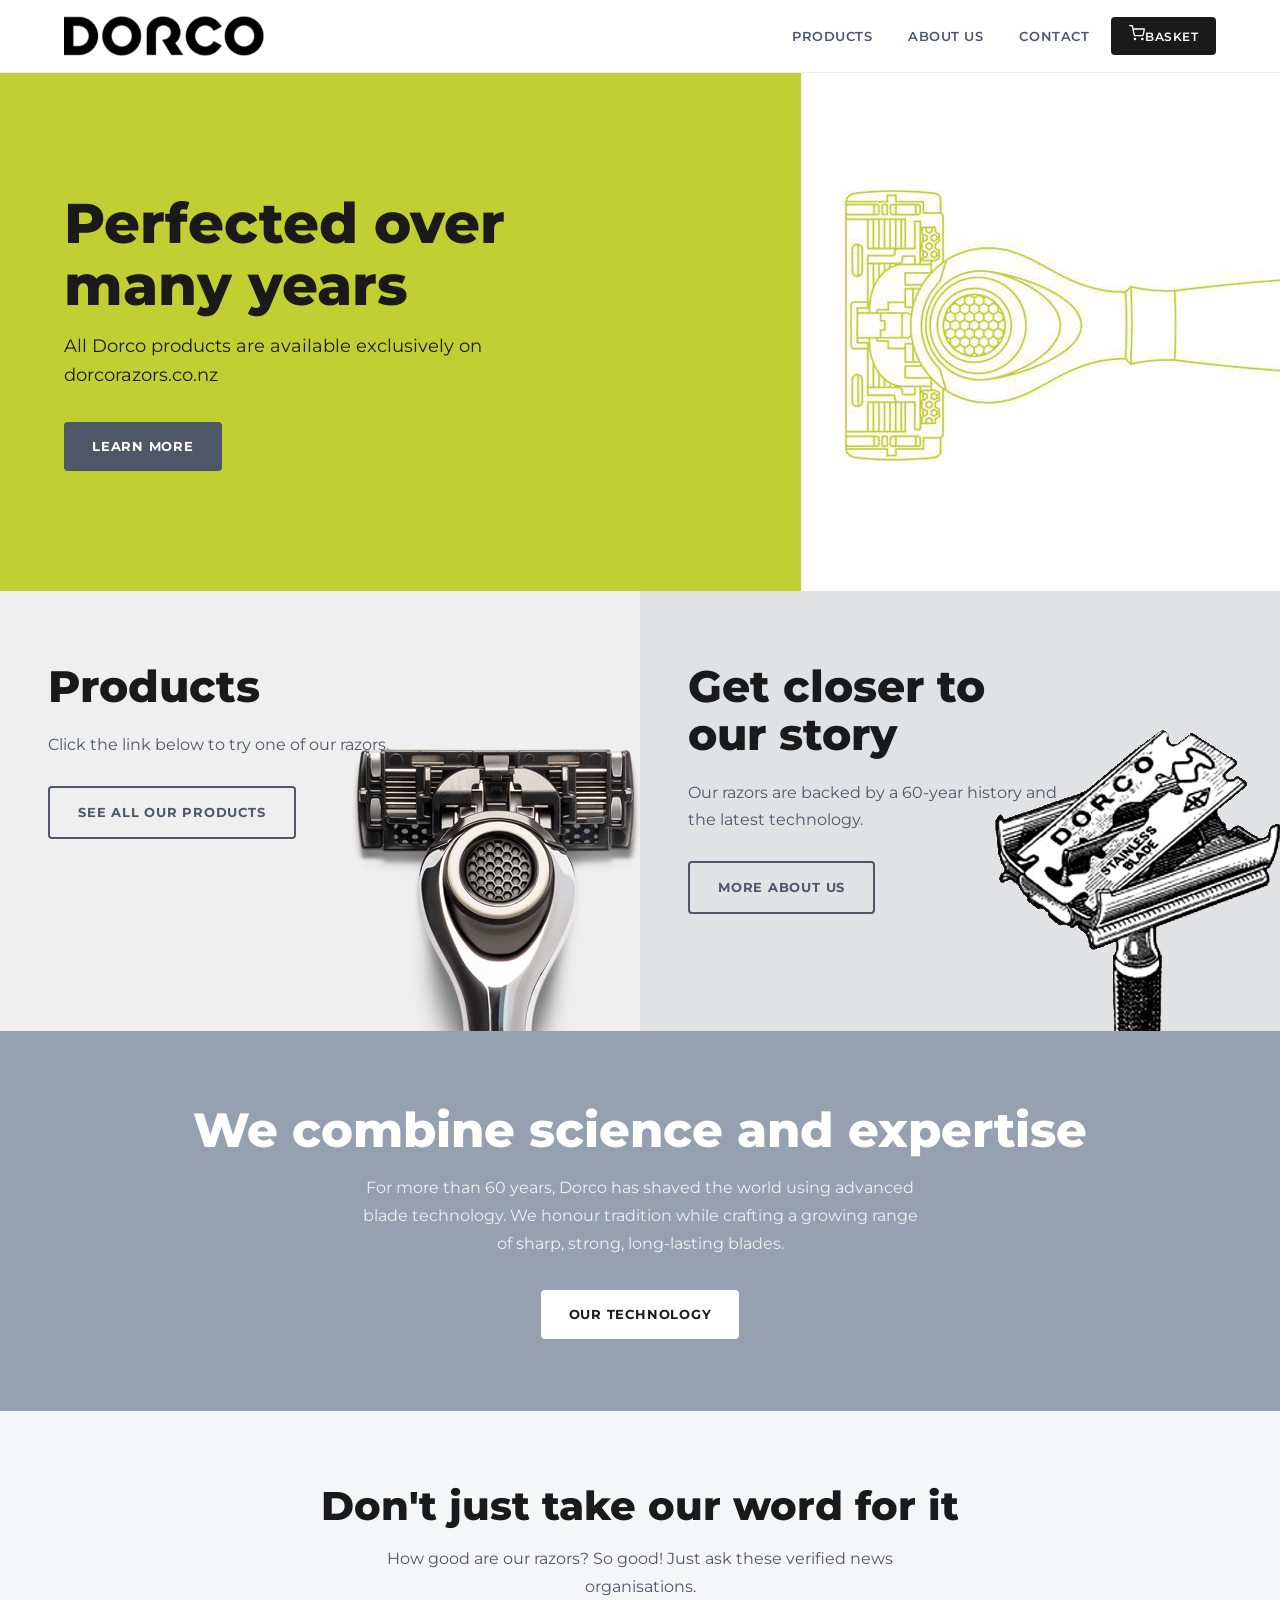
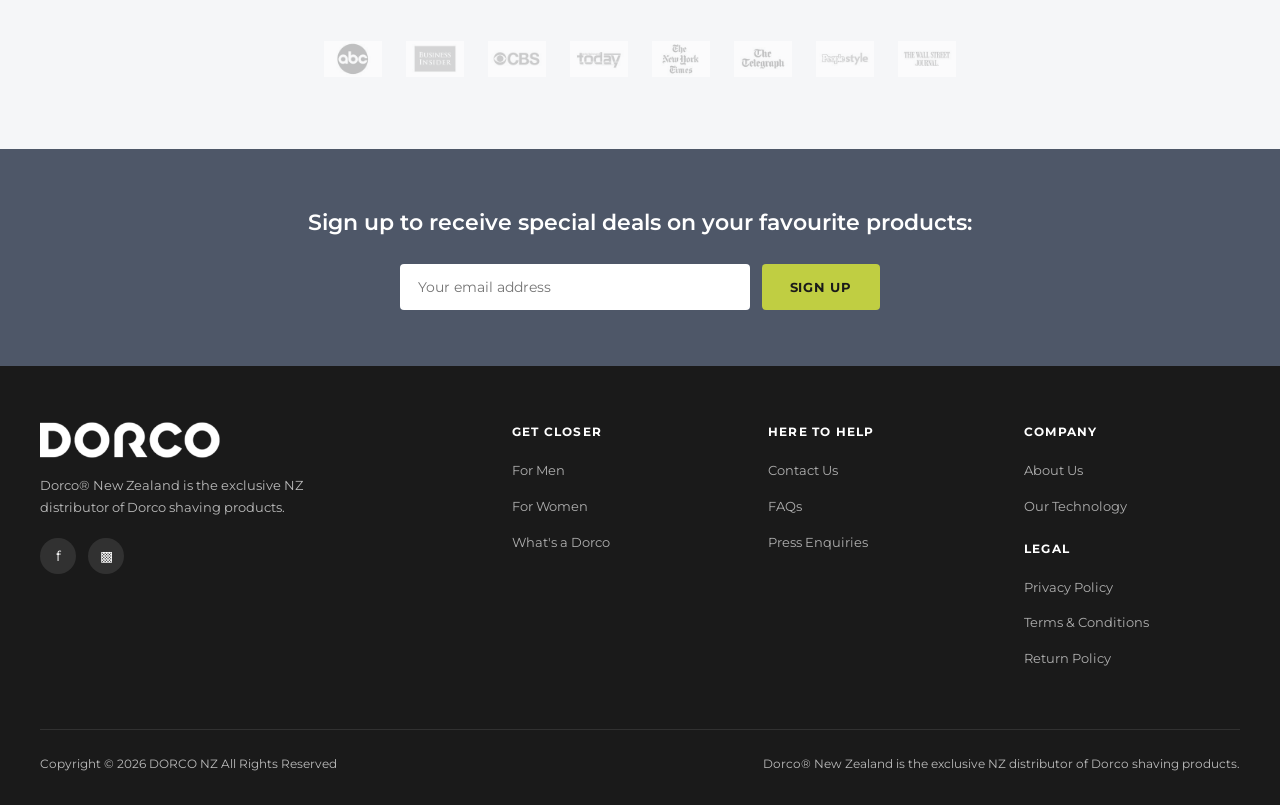
<file: index.html>
<!DOCTYPE html>
<html lang="en-NZ">
<head>
  <meta charset="UTF-8">
  <meta name="viewport" content="width=device-width, initial-scale=1.0">
  <title>Home – DORCO New Zealand</title>
  <meta name="description" content="All Dorco products are available exclusively on dorcorazors.co.nz. Advanced blade technology backed by 60+ years of shaving expertise.">
  <link rel="canonical" href="https://dorcorazors.co.nz/">
  <meta property="og:type" content="website">
  <meta property="og:site_name" content="DORCO New Zealand">
  <meta property="og:title" content="Home – DORCO New Zealand">
  <meta property="og:description" content="All Dorco products are available exclusively on dorcorazors.co.nz. Advanced blade technology backed by 60+ years of shaving expertise.">
  <meta property="og:url" content="https://dorcorazors.co.nz/">
  <meta property="og:image" content="https://dorcorazors.co.nz/images/homepage-banner.jpg">
  <meta name="twitter:card" content="summary_large_image">
  <link rel="stylesheet" href="css/style.css">
  <link rel="icon" href="images/logo.png" type="image/png">
</head>
<body>

<!-- NAV -->
<header>
  <div class="nav-inner">
    <a class="nav-logo" href="/"><img src="images/logo.png" alt="DORCO"></a>
    <a class="btn-checkout nav-cart nav-cart-mobile" href="cart" aria-label="Basket"><svg viewBox="0 0 24 24" width="16" height="16" fill="none" stroke="currentColor" stroke-width="2" stroke-linecap="round" stroke-linejoin="round" aria-hidden="true"><circle cx="9" cy="21" r="1"></circle><circle cx="20" cy="21" r="1"></circle><path d="M1 1h4l2.68 13.39a2 2 0 0 0 2 1.61h9.72a2 2 0 0 0 2-1.61L23 6H6"></path></svg><span class="cart-count" hidden>0</span></a>
    <button class="nav-toggle" aria-label="Menu">
      <span></span><span></span><span></span>
    </button>
    <ul class="nav-links">
      <li class="dropdown">
        <a href="products">Products</a>
        <ul class="dropdown-menu">
          <li class="sub-dropdown"><a href="men">Men ›</a>
            <ul class="sub-menu">
              <li><a href="men#systems">Razor Systems</a></li>
              <li><a href="men#cartridges">Razor Cartridges</a></li>
            </ul>
          </li>
          <li class="sub-dropdown"><a href="women">Women ›</a>
            <ul class="sub-menu">
              <li><a href="women#systems">Razor Systems</a></li>
              <li><a href="women#cartridges">Razor Cartridges</a></li>
            </ul>
          </li>
        </ul>
      </li>
      <li class="dropdown">
        <a href="about">About Us</a>
        <ul class="dropdown-menu">
          <li><a href="technology">Our Technology</a></li>
          <li><a href="contact">Press Enquiries</a></li>
        </ul>
      </li>
      <li><a href="contact">Contact</a></li>
      <li><a class="btn-checkout nav-cart" href="cart" aria-label="Basket"><svg viewBox="0 0 24 24" width="16" height="16" fill="none" stroke="currentColor" stroke-width="2" stroke-linecap="round" stroke-linejoin="round" aria-hidden="true"><circle cx="9" cy="21" r="1"></circle><circle cx="20" cy="21" r="1"></circle><path d="M1 1h4l2.68 13.39a2 2 0 0 0 2 1.61h9.72a2 2 0 0 0 2-1.61L23 6H6"></path></svg><span>Basket</span><span class="cart-count" hidden>0</span></a></li>
    </ul>
  </div>
</header>

<!-- HERO -->
<section class="hero">
  <div class="hero-inner">
    <h1>Perfected over many years</h1>
    <p>All Dorco products are available exclusively on dorcorazors.co.nz</p>
    <a href="technology" class="btn btn-primary">Learn more</a>
  </div>
</section>

<!-- PRODUCTS / OUR STORY -->
<section class="duo">
  <div class="duo-panel">
    <h2>Products</h2>
    <p>Click the link below to try one of our razors.</p>
    <a href="products" class="btn btn-outline">See all our products</a>
    <img class="duo-img" src="images/homepage-products.png" alt="DORCO razor">
  </div>
  <div class="duo-panel">
    <h2>Get closer to our story</h2>
    <p>Our razors are backed by a 60-year history and the latest technology.</p>
    <a href="about" class="btn btn-outline">More about us</a>
    <img class="duo-img" src="images/homepage-ourstory.png" alt="DORCO heritage">
  </div>
</section>

<!-- SCIENCE BANNER -->
<section class="section bg-steel">
  <div class="section-inner text-center">
    <h2 style="color:#fff; font-size: clamp(28px,4vw,48px);">We combine science and expertise</h2>
    <p style="color:rgba(255,255,255,0.85); max-width:560px; margin:16px auto 32px;">For more than 60 years, Dorco has shaved the world using advanced blade technology. We honour tradition while crafting a growing range of sharp, strong, long-lasting blades.</p>
    <a href="technology" class="btn btn-white">Our technology</a>
  </div>
</section>

<!-- PRESS -->
<section class="section bg-light">
  <div class="section-inner text-center">
    <h2>Don't just take our word for it</h2>
    <p style="margin:12px auto 0; max-width:600px;">How good are our razors? So good! Just ask these verified news organisations.</p>
    <div class="press-logos" style="margin-top:40px;">
      <img src="images/press/press-logo1.jpg" alt="Press">
      <img src="images/press/press-logo2.jpg" alt="Press">
      <img src="images/press/press-logo3.jpg" alt="Press">
      <img src="images/press/press-logo4.jpg" alt="Press">
      <img src="images/press/press-logo5.jpg" alt="Press">
      <img src="images/press/press-logo6.jpg" alt="Press">
      <img src="images/press/press-logo7b.jpg" alt="Press">
      <img src="images/press/press-logo8.jpg" alt="Press">
    </div>
  </div>
</section>

<!-- EMAIL SIGNUP -->
<section class="signup-bar">
  <h2>Sign up to receive special deals on your favourite products:</h2>
  <form class="signup-form">
    <label class="visually-hidden" for="signup-email">Email address</label>
    <input type="email" id="signup-email" name="email" placeholder="Your email address" required>
    <button class="btn btn-green" type="submit">Sign Up</button>
  </form>
</section>

<!-- FOOTER -->
<footer>
  <div class="footer-inner">
    <div class="footer-top">
      <div class="footer-brand">
        <img class="footer-logo" src="images/logo.png" alt="DORCO">
        <p>Dorco® New Zealand is the exclusive NZ distributor of Dorco shaving products.</p>
        <div class="footer-social">
          <a href="https://www.facebook.com/DorcoRazorsNZ" aria-label="Facebook">f</a>
          <a href="https://www.instagram.com/dorconz/" aria-label="Instagram">&#9641;</a>
        </div>
      </div>
      <div class="footer-col">
        <h4>Get Closer</h4>
        <ul>
          <li><a href="men">For Men</a></li>
          <li><a href="women">For Women</a></li>
          <li><a href="about">What's a Dorco</a></li>
        </ul>
      </div>
      <div class="footer-col">
        <h4>Here to Help</h4>
        <ul>
          <li><a href="contact">Contact Us</a></li>
          <li><a href="faq">FAQs</a></li>
          <li><a href="contact">Press Enquiries</a></li>
        </ul>
      </div>
      <div class="footer-col">
        <h4>Company</h4>
        <ul>
          <li><a href="about">About Us</a></li>
          <li><a href="technology">Our Technology</a></li>
        </ul>
        <h4 style="margin-top:20px;">Legal</h4>
        <ul>
          <li><a href="privacy">Privacy Policy</a></li>
          <li><a href="terms">Terms &amp; Conditions</a></li>
          <li><a href="return-policy">Return Policy</a></li>
        </ul>
      </div>
    </div>
    <div class="footer-bottom">
      <span>Copyright &copy; 2026 DORCO NZ All Rights Reserved</span>
      <span>Dorco® New Zealand is the exclusive NZ distributor of Dorco shaving products.</span>
    </div>
  </div>
</footer>

<script src="js/site.js"></script>
<script src="js/cart.js"></script>

</body>
</html>
</file>
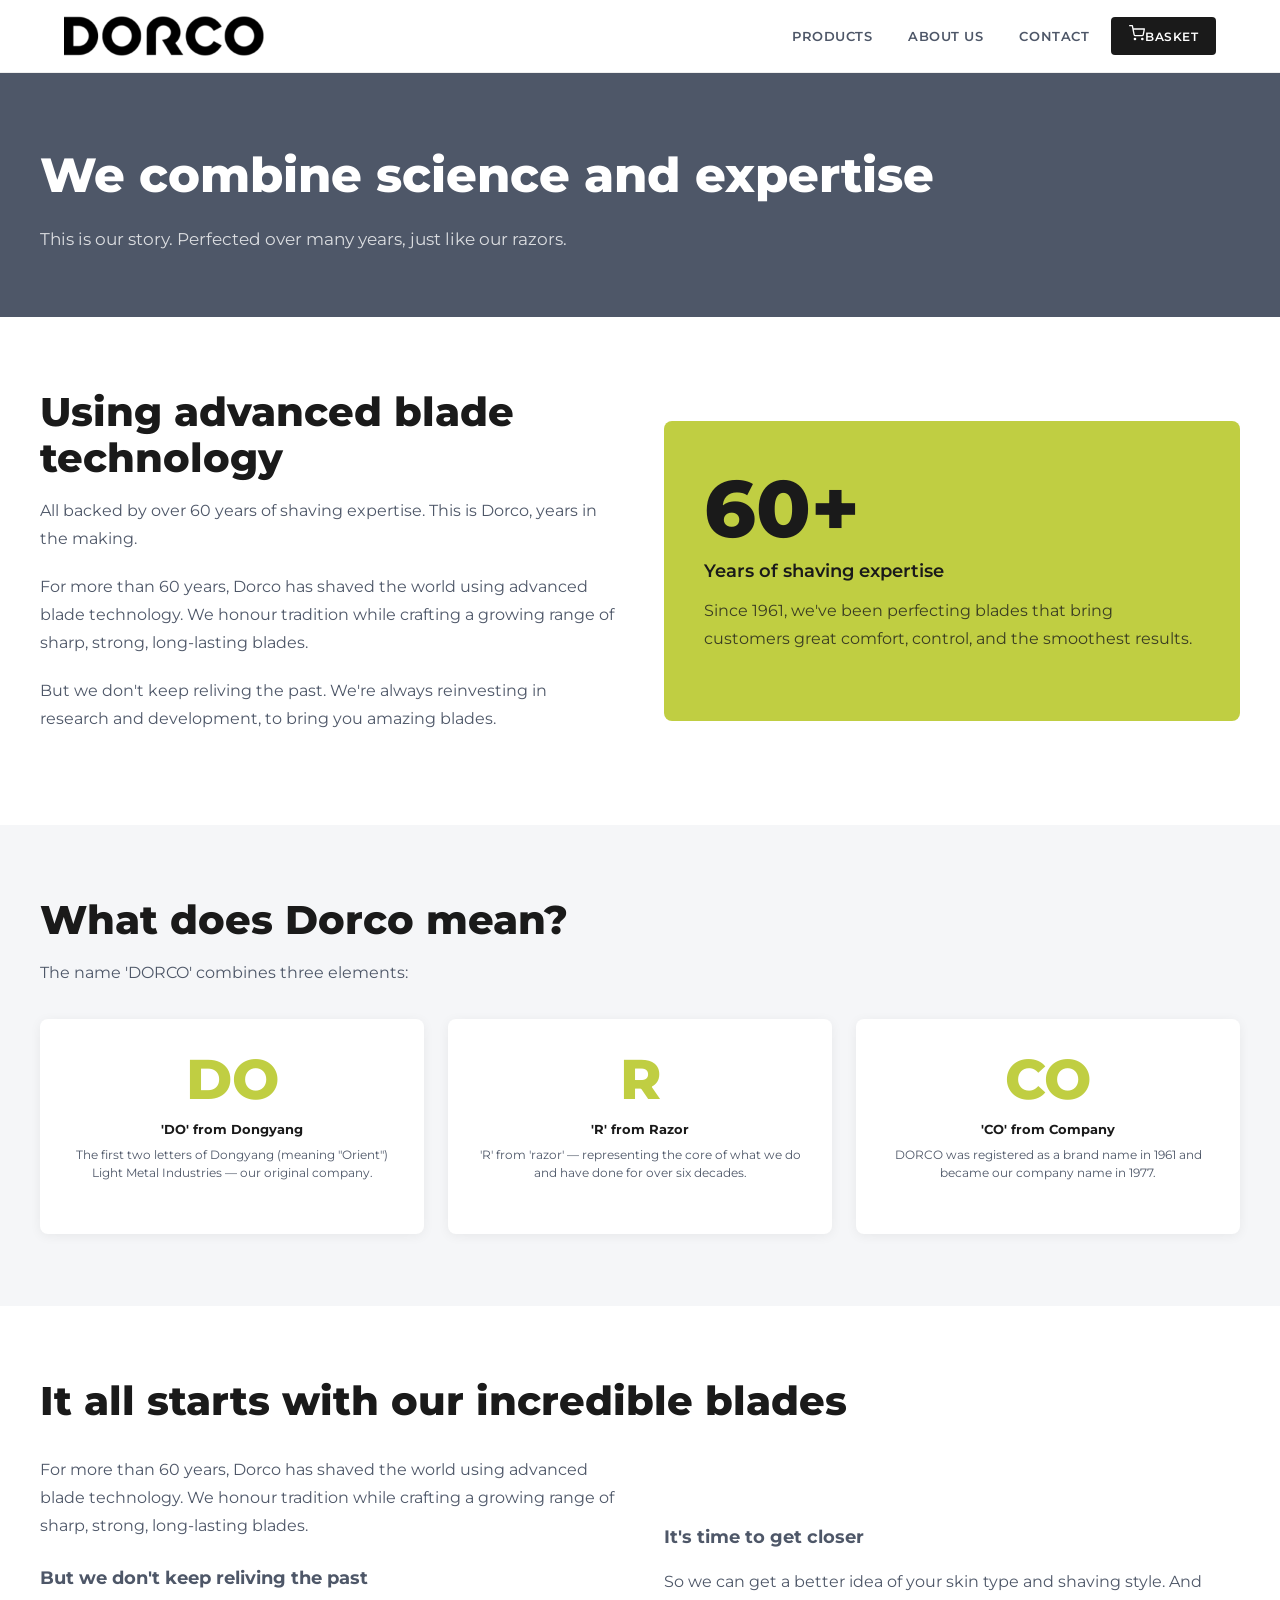
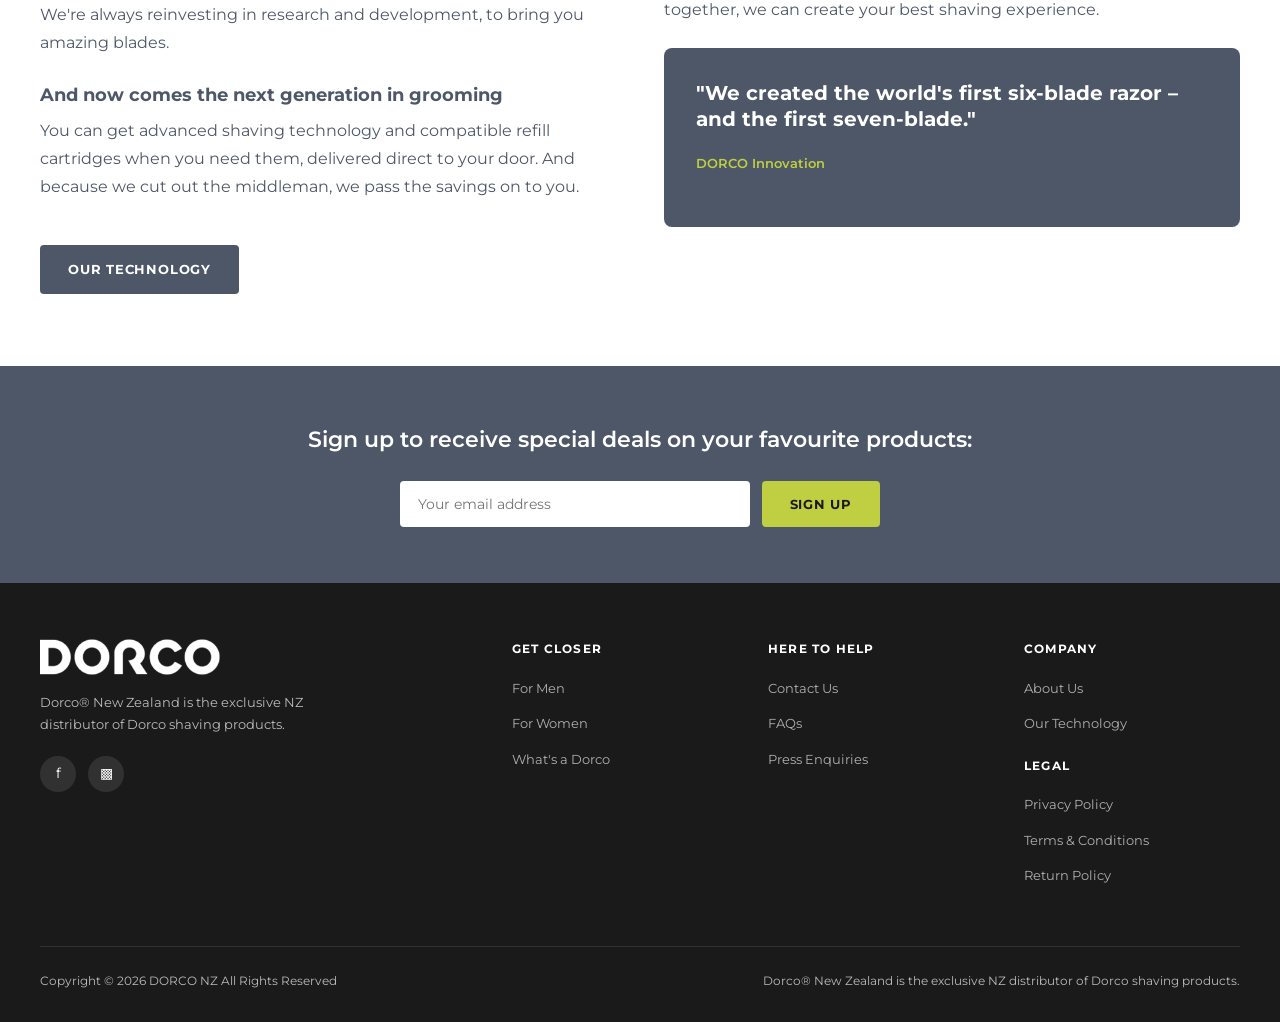
<file: about.html>
<!DOCTYPE html>
<html lang="en-NZ">
<head>
  <meta charset="UTF-8">
  <meta name="viewport" content="width=device-width, initial-scale=1.0">
  <title>About Us – DORCO New Zealand</title>
  <meta name="description" content="The Dorco story – over 60 years of shaving expertise and advanced blade technology.">
  <link rel="canonical" href="https://dorcorazors.co.nz/about">
  <meta property="og:type" content="website">
  <meta property="og:site_name" content="DORCO New Zealand">
  <meta property="og:title" content="About Us – DORCO New Zealand">
  <meta property="og:description" content="The Dorco story – over 60 years of shaving expertise and advanced blade technology.">
  <meta property="og:url" content="https://dorcorazors.co.nz/about">
  <meta property="og:image" content="https://dorcorazors.co.nz/images/homepage-banner.jpg">
  <meta name="twitter:card" content="summary_large_image">
  <link rel="stylesheet" href="css/style.css">
  <link rel="icon" href="images/logo.png" type="image/png">
</head>
<body>

<header>
  <div class="nav-inner">
    <a class="nav-logo" href="/"><img src="images/logo.png" alt="DORCO"></a>
    <a class="btn-checkout nav-cart nav-cart-mobile" href="cart" aria-label="Basket"><svg viewBox="0 0 24 24" width="16" height="16" fill="none" stroke="currentColor" stroke-width="2" stroke-linecap="round" stroke-linejoin="round" aria-hidden="true"><circle cx="9" cy="21" r="1"></circle><circle cx="20" cy="21" r="1"></circle><path d="M1 1h4l2.68 13.39a2 2 0 0 0 2 1.61h9.72a2 2 0 0 0 2-1.61L23 6H6"></path></svg><span class="cart-count" hidden>0</span></a>
    <button class="nav-toggle" aria-label="Menu">
      <span></span><span></span><span></span>
    </button>
    <ul class="nav-links">
      <li class="dropdown">
        <a href="products">Products</a>
        <ul class="dropdown-menu">
          <li class="sub-dropdown"><a href="men">Men ›</a>
            <ul class="sub-menu">
              <li><a href="men#systems">Razor Systems</a></li>
              <li><a href="men#cartridges">Razor Cartridges</a></li>
            </ul>
          </li>
          <li class="sub-dropdown"><a href="women">Women ›</a>
            <ul class="sub-menu">
              <li><a href="women#systems">Razor Systems</a></li>
              <li><a href="women#cartridges">Razor Cartridges</a></li>
            </ul>
          </li>
        </ul>
      </li>
      <li class="dropdown">
        <a href="about">About Us</a>
        <ul class="dropdown-menu">
          <li><a href="technology">Our Technology</a></li>
          <li><a href="contact">Press Enquiries</a></li>
        </ul>
      </li>
      <li><a href="contact">Contact</a></li>
      <li><a class="btn-checkout nav-cart" href="cart" aria-label="Basket"><svg viewBox="0 0 24 24" width="16" height="16" fill="none" stroke="currentColor" stroke-width="2" stroke-linecap="round" stroke-linejoin="round" aria-hidden="true"><circle cx="9" cy="21" r="1"></circle><circle cx="20" cy="21" r="1"></circle><path d="M1 1h4l2.68 13.39a2 2 0 0 0 2 1.61h9.72a2 2 0 0 0 2-1.61L23 6H6"></path></svg><span>Basket</span><span class="cart-count" hidden>0</span></a></li>
    </ul>
  </div>
</header>

<section class="page-hero">
  <div class="page-hero-inner">
    <h1>We combine science and expertise</h1>
    <p>This is our story. Perfected over many years, just like our razors.</p>
  </div>
</section>

<section class="section">
  <div class="section-inner">
    <div class="split">
      <div>
        <h2>Using advanced blade technology</h2>
        <p>All backed by over 60 years of shaving expertise. This is Dorco, years in the making.</p>
        <p>For more than 60 years, Dorco has shaved the world using advanced blade technology. We honour tradition while crafting a growing range of sharp, strong, long-lasting blades.</p>
        <p>But we don't keep reliving the past. We're always reinvesting in research and development, to bring you amazing blades.</p>
      </div>
      <div style="background: var(--green); border-radius: 8px; padding: 48px 40px; display:flex; flex-direction:column; justify-content:center;">
        <div style="font-size:80px; font-weight:800; color: var(--black); line-height:1;">60+</div>
        <div style="font-size:18px; font-weight:600; color: var(--black); margin-top:8px;">Years of shaving expertise</div>
        <p style="color: var(--black); margin-top:12px; opacity:0.8; max-width:100%;">Since 1961, we've been perfecting blades that bring customers great comfort, control, and the smoothest results.</p>
      </div>
    </div>
  </div>
</section>

<section class="section bg-light">
  <div class="section-inner">
    <h2>What does Dorco mean?</h2>
    <p>The name 'DORCO' combines three elements:</p>
    <div class="dorco-name-grid" style="margin-top:32px;">
      <div class="dorco-name-item">
        <div class="dorco-name-letter">DO</div>
        <h3>'DO' from Dongyang</h3>
        <p>The first two letters of Dongyang (meaning "Orient") Light Metal Industries — our original company.</p>
      </div>
      <div class="dorco-name-item">
        <div class="dorco-name-letter">R</div>
        <h3>'R' from Razor</h3>
        <p>'R' from 'razor' — representing the core of what we do and have done for over six decades.</p>
      </div>
      <div class="dorco-name-item">
        <div class="dorco-name-letter">CO</div>
        <h3>'CO' from Company</h3>
        <p>DORCO was registered as a brand name in 1961 and became our company name in 1977.</p>
      </div>
    </div>
  </div>
</section>

<section class="section">
  <div class="section-inner">
    <h2>It all starts with our incredible blades</h2>
    <div class="split" style="margin-top:32px;">
      <div>
        <p>For more than 60 years, Dorco has shaved the world using advanced blade technology. We honour tradition while crafting a growing range of sharp, strong, long-lasting blades.</p>
        <h3 style="font-size:18px; margin:24px 0 8px;">But we don't keep reliving the past</h3>
        <p>We're always reinvesting in research and development, to bring you amazing blades.</p>
        <h3 style="font-size:18px; margin:24px 0 8px;">And now comes the next generation in grooming</h3>
        <p>You can get advanced shaving technology and compatible refill cartridges when you need them, delivered direct to your door. And because we cut out the middleman, we pass the savings on to you.</p>
        <a href="technology" class="btn btn-primary mt-24">Our technology</a>
      </div>
      <div>
        <h3 style="font-size:18px; margin:0 0 16px;">It's time to get closer</h3>
        <p>So we can get a better idea of your skin type and shaving style. And together, we can create your best shaving experience.</p>
        <div style="background: var(--dark); border-radius:8px; padding:32px; margin-top:24px;">
          <p style="color:var(--white); font-size:20px; font-weight:700; line-height:1.3;">"We created the world's first six-blade razor – and the first seven-blade."</p>
          <p style="color: var(--green); font-size:13px; margin-top:12px; font-weight:600;">DORCO Innovation</p>
        </div>
      </div>
    </div>
  </div>
</section>

<section class="signup-bar">
  <h2>Sign up to receive special deals on your favourite products:</h2>
  <form class="signup-form">
    <label class="visually-hidden" for="signup-email">Email address</label>
    <input type="email" id="signup-email" name="email" placeholder="Your email address" required>
    <button class="btn btn-green" type="submit">Sign Up</button>
  </form>
</section>

<footer>
  <div class="footer-inner">
    <div class="footer-top">
      <div class="footer-brand">
        <img class="footer-logo" src="images/logo.png" alt="DORCO">
        <p>Dorco® New Zealand is the exclusive NZ distributor of Dorco shaving products.</p>
        <div class="footer-social">
          <a href="https://www.facebook.com/DorcoRazorsNZ" aria-label="Facebook">f</a>
          <a href="https://www.instagram.com/dorconz/" aria-label="Instagram">&#9641;</a>
        </div>
      </div>
      <div class="footer-col">
        <h4>Get Closer</h4>
        <ul>
          <li><a href="men">For Men</a></li>
          <li><a href="women">For Women</a></li>
          <li><a href="about">What's a Dorco</a></li>
        </ul>
      </div>
      <div class="footer-col">
        <h4>Here to Help</h4>
        <ul>
          <li><a href="contact">Contact Us</a></li>
          <li><a href="faq">FAQs</a></li>
          <li><a href="contact">Press Enquiries</a></li>
        </ul>
      </div>
      <div class="footer-col">
        <h4>Company</h4>
        <ul>
          <li><a href="about">About Us</a></li>
          <li><a href="technology">Our Technology</a></li>
        </ul>
        <h4 style="margin-top:20px;">Legal</h4>
        <ul>
          <li><a href="privacy">Privacy Policy</a></li>
          <li><a href="terms">Terms &amp; Conditions</a></li>
          <li><a href="return-policy">Return Policy</a></li>
        </ul>
      </div>
    </div>
    <div class="footer-bottom">
      <span>Copyright &copy; 2026 DORCO NZ All Rights Reserved</span>
      <span>Dorco® New Zealand is the exclusive NZ distributor of Dorco shaving products.</span>
    </div>
  </div>
</footer>

<script src="js/site.js"></script>
<script src="js/cart.js"></script>

</body>
</html>
</file>
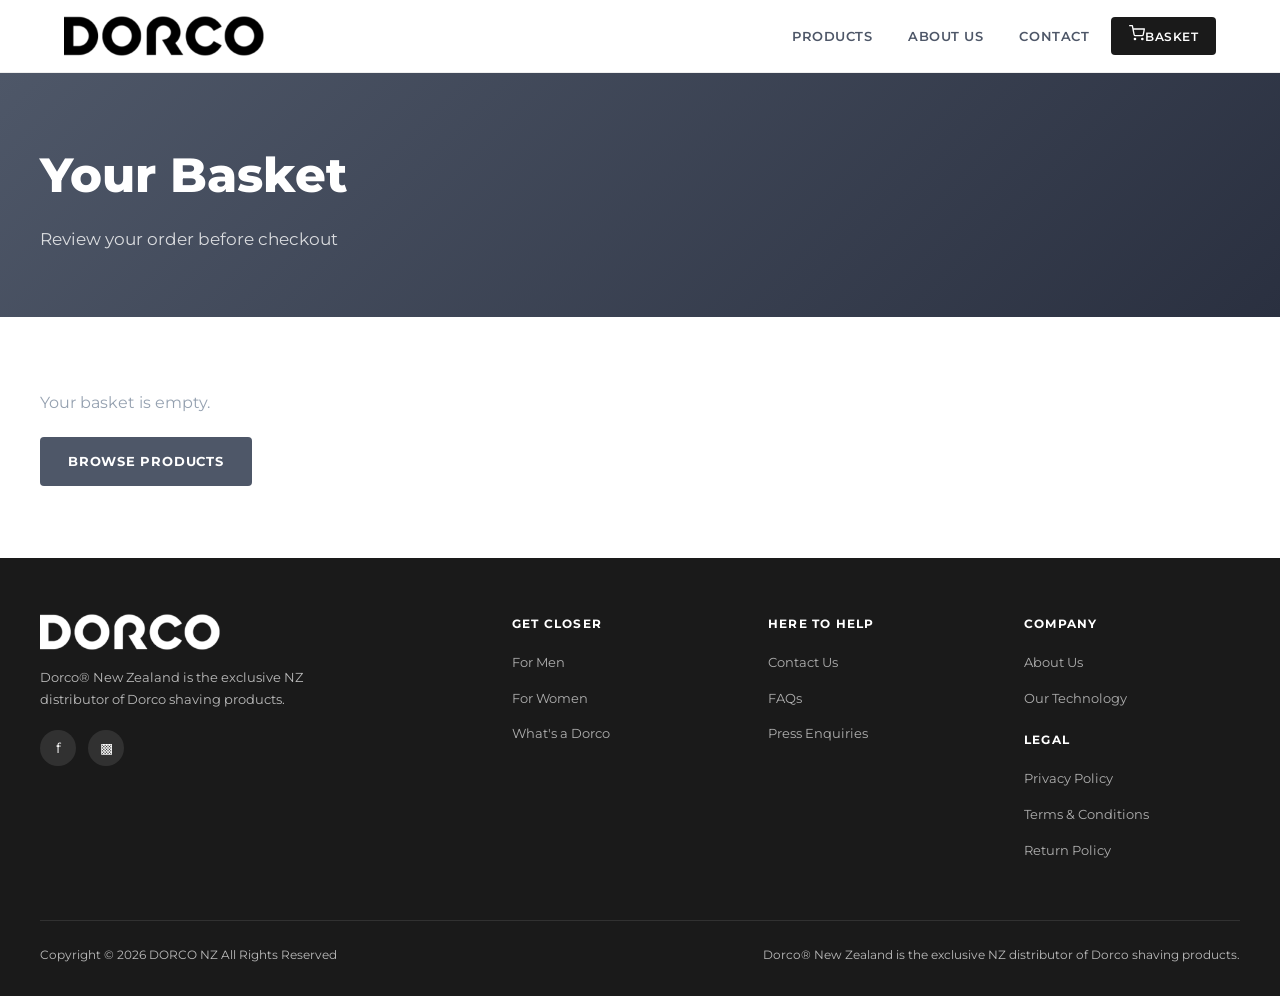
<file: cart.html>
<!DOCTYPE html>
<html lang="en-NZ">
<head>
  <meta charset="UTF-8">
  <meta name="viewport" content="width=device-width, initial-scale=1.0">
  <title>Your Basket – DORCO New Zealand</title>
  <meta name="description" content="Frequently asked questions about DORCO razors, orders, delivery, and returns in New Zealand.">
  <link rel="canonical" href="https://dorcorazors.co.nz/cart">
  <meta property="og:type" content="website">
  <meta property="og:site_name" content="DORCO New Zealand">
  <meta property="og:title" content="Your Basket – DORCO New Zealand">
  <meta property="og:description" content="Frequently asked questions about DORCO razors, orders, delivery, and returns in New Zealand.">
  <meta property="og:url" content="https://dorcorazors.co.nz/cart">
  <meta property="og:image" content="https://dorcorazors.co.nz/images/homepage-banner.jpg">
  <meta name="twitter:card" content="summary_large_image">
  <link rel="stylesheet" href="css/style.css">
  <link rel="icon" href="images/logo.png" type="image/png">
</head>
<body>

<header>
  <div class="nav-inner">
    <a class="nav-logo" href="/"><img src="images/logo.png" alt="DORCO"></a>
    <a class="btn-checkout nav-cart nav-cart-mobile" href="cart" aria-label="Basket"><svg viewBox="0 0 24 24" width="16" height="16" fill="none" stroke="currentColor" stroke-width="2" stroke-linecap="round" stroke-linejoin="round" aria-hidden="true"><circle cx="9" cy="21" r="1"></circle><circle cx="20" cy="21" r="1"></circle><path d="M1 1h4l2.68 13.39a2 2 0 0 0 2 1.61h9.72a2 2 0 0 0 2-1.61L23 6H6"></path></svg><span class="cart-count" hidden>0</span></a>
    <button class="nav-toggle" aria-label="Menu">
      <span></span><span></span><span></span>
    </button>
    <ul class="nav-links">
      <li class="dropdown">
        <a href="products">Products</a>
        <ul class="dropdown-menu">
          <li class="sub-dropdown"><a href="men">Men ›</a>
            <ul class="sub-menu">
              <li><a href="men#systems">Razor Systems</a></li>
              <li><a href="men#cartridges">Razor Cartridges</a></li>
            </ul>
          </li>
          <li class="sub-dropdown"><a href="women">Women ›</a>
            <ul class="sub-menu">
              <li><a href="women#systems">Razor Systems</a></li>
              <li><a href="women#cartridges">Razor Cartridges</a></li>
            </ul>
          </li>
        </ul>
      </li>
      <li class="dropdown">
        <a href="about">About Us</a>
        <ul class="dropdown-menu">
          <li><a href="technology">Our Technology</a></li>
          <li><a href="contact">Press Enquiries</a></li>
        </ul>
      </li>
      <li><a href="contact">Contact</a></li>
      <li><a class="btn-checkout nav-cart" href="cart" aria-label="Basket"><svg viewBox="0 0 24 24" width="16" height="16" fill="none" stroke="currentColor" stroke-width="2" stroke-linecap="round" stroke-linejoin="round" aria-hidden="true"><circle cx="9" cy="21" r="1"></circle><circle cx="20" cy="21" r="1"></circle><path d="M1 1h4l2.68 13.39a2 2 0 0 0 2 1.61h9.72a2 2 0 0 0 2-1.61L23 6H6"></path></svg><span>Basket</span><span class="cart-count" hidden>0</span></a></li>
    </ul>
  </div>
</header>

<section class="page-hero" style="background: var(--dark); background-image: linear-gradient(135deg, #4e5768 0%, #2a3040 100%);">
  <div class="page-hero-inner">
    <h1>Your Basket</h1>
    <p>Review your order before checkout</p>
  </div>
</section>

<section class="section">
  <div class="section-inner">
    <div id="cart-root"><p class="cart-empty">Loading…</p></div>
  </div>
</section>

<footer>
  <div class="footer-inner">
    <div class="footer-top">
      <div class="footer-brand">
        <img class="footer-logo" src="images/logo.png" alt="DORCO">
        <p>Dorco® New Zealand is the exclusive NZ distributor of Dorco shaving products.</p>
        <div class="footer-social">
          <a href="https://www.facebook.com/DorcoRazorsNZ" aria-label="Facebook">f</a>
          <a href="https://www.instagram.com/dorconz/" aria-label="Instagram">&#9641;</a>
        </div>
      </div>
      <div class="footer-col">
        <h4>Get Closer</h4>
        <ul>
          <li><a href="men">For Men</a></li>
          <li><a href="women">For Women</a></li>
          <li><a href="about">What's a Dorco</a></li>
        </ul>
      </div>
      <div class="footer-col">
        <h4>Here to Help</h4>
        <ul>
          <li><a href="contact">Contact Us</a></li>
          <li><a href="faq">FAQs</a></li>
          <li><a href="contact">Press Enquiries</a></li>
        </ul>
      </div>
      <div class="footer-col">
        <h4>Company</h4>
        <ul>
          <li><a href="about">About Us</a></li>
          <li><a href="technology">Our Technology</a></li>
        </ul>
        <h4 style="margin-top:20px;">Legal</h4>
        <ul>
          <li><a href="privacy">Privacy Policy</a></li>
          <li><a href="terms">Terms &amp; Conditions</a></li>
          <li><a href="return-policy">Return Policy</a></li>
        </ul>
      </div>
    </div>
    <div class="footer-bottom">
      <span>Copyright &copy; 2026 DORCO NZ All Rights Reserved</span>
      <span>Dorco® New Zealand is the exclusive NZ distributor of Dorco shaving products.</span>
    </div>
  </div>
</footer>


<script src="js/site.js"></script>
<script src="js/cart.js"></script>

</body>
</html>
</file>
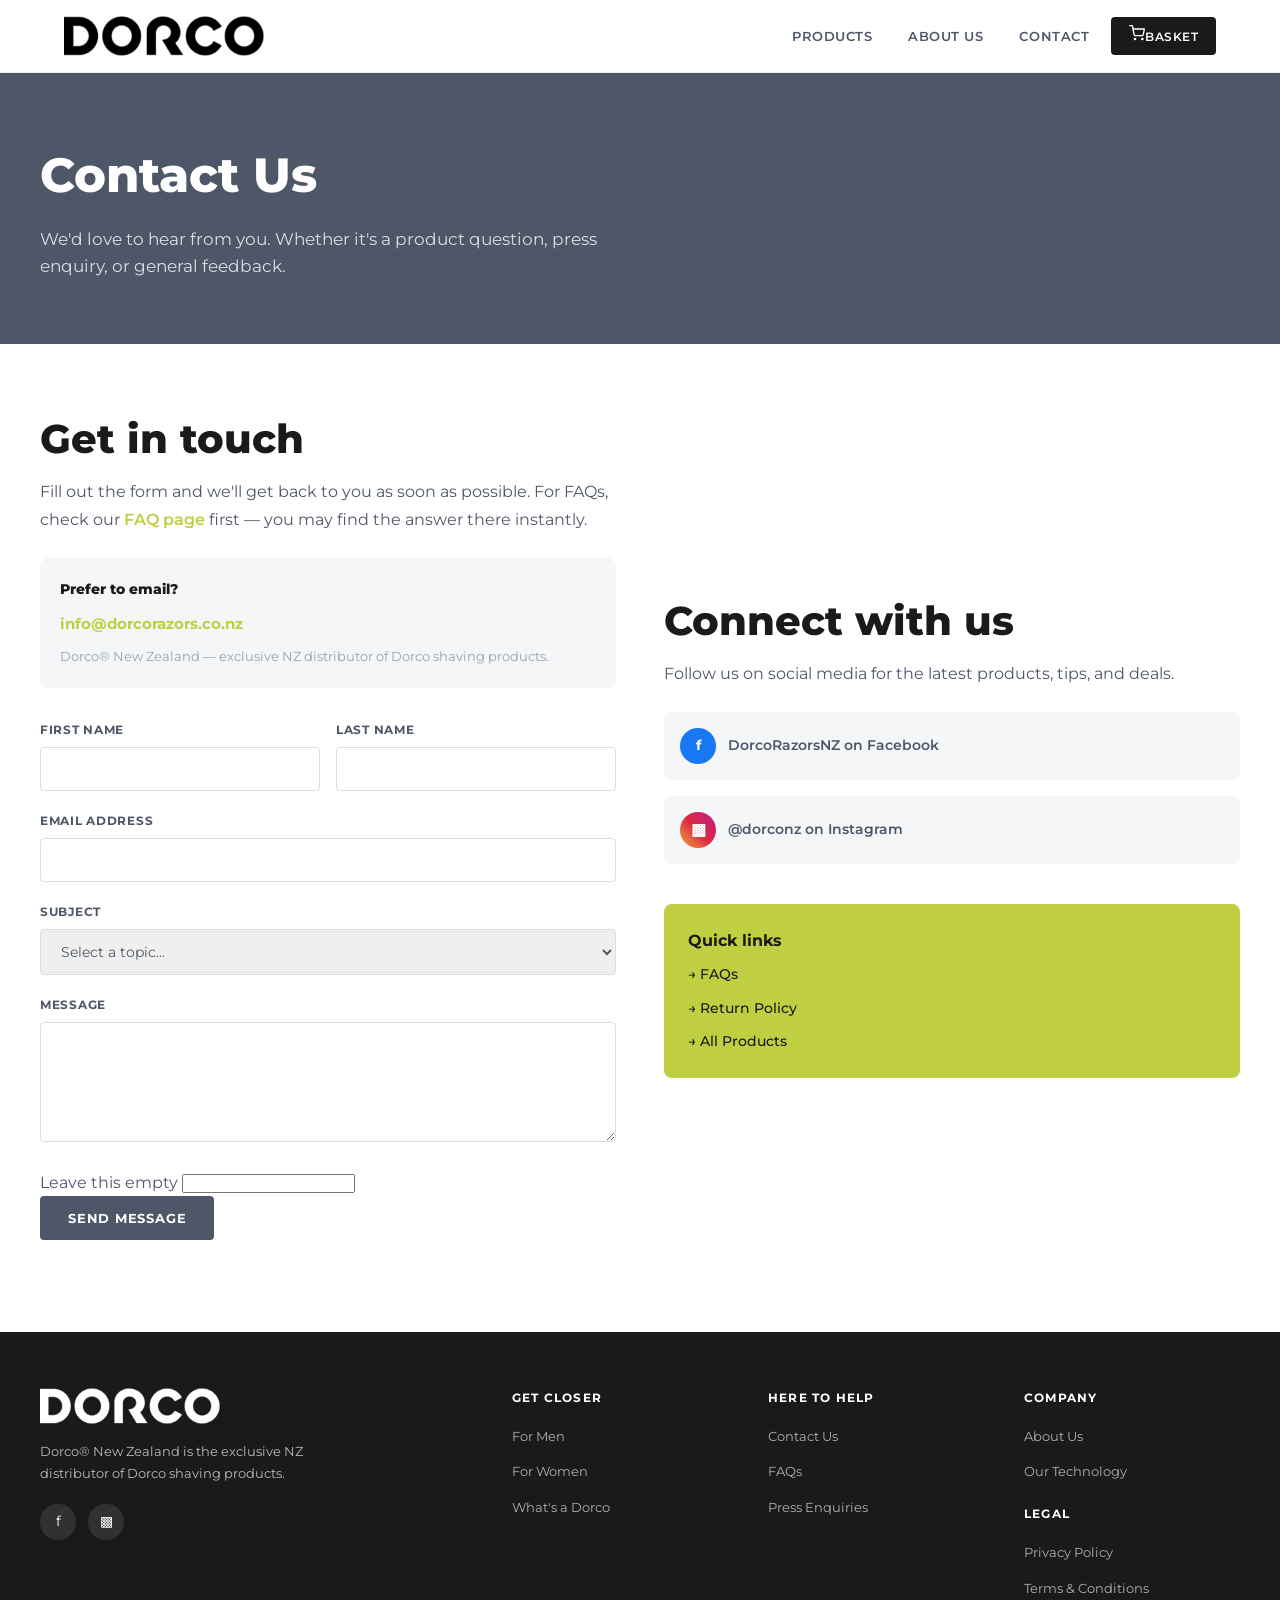
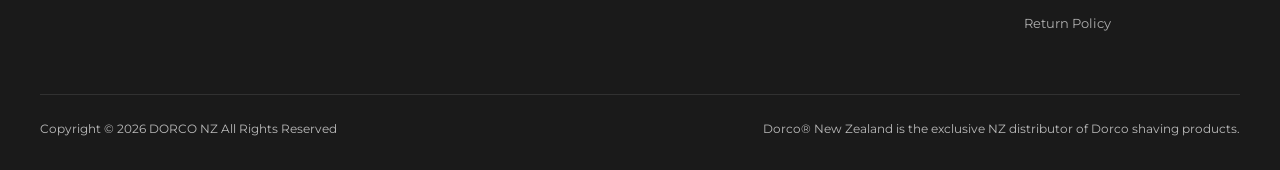
<file: contact.html>
<!DOCTYPE html>
<html lang="en-NZ">
<head>
  <meta charset="UTF-8">
  <meta name="viewport" content="width=device-width, initial-scale=1.0">
  <title>Contact Us – DORCO New Zealand</title>
  <meta name="description" content="Get in touch with DORCO New Zealand. For product enquiries, press, or general questions.">
  <link rel="canonical" href="https://dorcorazors.co.nz/contact">
  <meta property="og:type" content="website">
  <meta property="og:site_name" content="DORCO New Zealand">
  <meta property="og:title" content="Contact Us – DORCO New Zealand">
  <meta property="og:description" content="Get in touch with DORCO New Zealand. For product enquiries, press, or general questions.">
  <meta property="og:url" content="https://dorcorazors.co.nz/contact">
  <meta property="og:image" content="https://dorcorazors.co.nz/images/homepage-banner.jpg">
  <meta name="twitter:card" content="summary_large_image">
  <link rel="stylesheet" href="css/style.css">
  <link rel="icon" href="images/logo.png" type="image/png">
</head>
<body>

<header>
  <div class="nav-inner">
    <a class="nav-logo" href="/"><img src="images/logo.png" alt="DORCO"></a>
    <a class="btn-checkout nav-cart nav-cart-mobile" href="cart" aria-label="Basket"><svg viewBox="0 0 24 24" width="16" height="16" fill="none" stroke="currentColor" stroke-width="2" stroke-linecap="round" stroke-linejoin="round" aria-hidden="true"><circle cx="9" cy="21" r="1"></circle><circle cx="20" cy="21" r="1"></circle><path d="M1 1h4l2.68 13.39a2 2 0 0 0 2 1.61h9.72a2 2 0 0 0 2-1.61L23 6H6"></path></svg><span class="cart-count" hidden>0</span></a>
    <button class="nav-toggle" aria-label="Menu">
      <span></span><span></span><span></span>
    </button>
    <ul class="nav-links">
      <li class="dropdown">
        <a href="products">Products</a>
        <ul class="dropdown-menu">
          <li class="sub-dropdown"><a href="men">Men ›</a>
            <ul class="sub-menu">
              <li><a href="men#systems">Razor Systems</a></li>
              <li><a href="men#cartridges">Razor Cartridges</a></li>
            </ul>
          </li>
          <li class="sub-dropdown"><a href="women">Women ›</a>
            <ul class="sub-menu">
              <li><a href="women#systems">Razor Systems</a></li>
              <li><a href="women#cartridges">Razor Cartridges</a></li>
            </ul>
          </li>
        </ul>
      </li>
      <li class="dropdown">
        <a href="about">About Us</a>
        <ul class="dropdown-menu">
          <li><a href="technology">Our Technology</a></li>
          <li><a href="contact">Press Enquiries</a></li>
        </ul>
      </li>
      <li><a href="contact">Contact</a></li>
      <li><a class="btn-checkout nav-cart" href="cart" aria-label="Basket"><svg viewBox="0 0 24 24" width="16" height="16" fill="none" stroke="currentColor" stroke-width="2" stroke-linecap="round" stroke-linejoin="round" aria-hidden="true"><circle cx="9" cy="21" r="1"></circle><circle cx="20" cy="21" r="1"></circle><path d="M1 1h4l2.68 13.39a2 2 0 0 0 2 1.61h9.72a2 2 0 0 0 2-1.61L23 6H6"></path></svg><span>Basket</span><span class="cart-count" hidden>0</span></a></li>
    </ul>
  </div>
</header>

<section class="page-hero">
  <div class="page-hero-inner">
    <h1>Contact Us</h1>
    <p>We'd love to hear from you. Whether it's a product question, press enquiry, or general feedback.</p>
  </div>
</section>

<section class="section">
  <div class="section-inner">
    <div class="split">
      <div>
        <h2>Get in touch</h2>
        <p>Fill out the form and we'll get back to you as soon as possible. For FAQs, check our <a href="faq" style="color: var(--green); font-weight:600;">FAQ page</a> first — you may find the answer there instantly.</p>

        <div style="margin:24px 0 28px; padding:20px; background:var(--light-bg); border-radius:8px;">
          <h3 style="font-size:14px; font-weight:800; margin-bottom:10px; color:var(--black);">Prefer to email?</h3>
          <p style="font-size:15px; margin:0;">
            <a href="mailto:info@dorcorazors.co.nz" style="color:var(--green); font-weight:700;">info@dorcorazors.co.nz</a>
          </p>
          <p style="font-size:13px; color:var(--steel); margin:8px 0 0;">
            Dorco&reg; New Zealand &mdash; exclusive NZ distributor of Dorco shaving products.
          </p>
        </div>
        <form class="contact-form" style="margin-top:32px;" id="contact-form">
          <div class="form-row">
            <div class="form-group">
              <label for="fname">First Name</label>
              <input type="text" id="fname" name="fname" required>
            </div>
            <div class="form-group">
              <label for="lname">Last Name</label>
              <input type="text" id="lname" name="lname" required>
            </div>
          </div>
          <div class="form-group">
            <label for="email">Email Address</label>
            <input type="email" id="email" name="email" required>
          </div>
          <div class="form-group">
            <label for="subject">Subject</label>
            <select id="subject" name="subject">
              <option value="">Select a topic...</option>
              <option>Product enquiry</option>
              <option>Order / delivery</option>
              <option>Return / refund</option>
              <option>Press enquiry</option>
              <option>Other</option>
            </select>
          </div>
          <div class="form-group">
            <label for="message">Message</label>
            <textarea id="message" name="message" required></textarea>
          </div>
          <div class="hp" aria-hidden="true">
            <label for="website">Leave this empty</label>
            <input type="text" id="website" name="website" tabindex="-1" autocomplete="off">
          </div>
          <button type="submit" class="btn btn-primary">Send Message</button>
          <p id="form-status" class="form-status" role="status"></p>
          
        </form>
      </div>

      <div>
        <h2>Connect with us</h2>
        <p>Follow us on social media for the latest products, tips, and deals.</p>
        <div style="margin-top:24px; display:flex; flex-direction:column; gap:16px;">
          <a href="https://www.facebook.com/DorcoRazorsNZ" style="display:flex; align-items:center; gap:12px; padding:16px; background:var(--light-bg); border-radius:8px; color:var(--dark); font-weight:600; font-size:14px; transition:background 0.2s;" class="social-link social-fb">
            <span style="width:36px; height:36px; background:#1877F2; border-radius:50%; display:flex; align-items:center; justify-content:center; color:white; font-weight:700; flex-shrink:0;">f</span>
            DorcoRazorsNZ on Facebook
          </a>
          <a href="https://www.instagram.com/dorconz/" style="display:flex; align-items:center; gap:12px; padding:16px; background:var(--light-bg); border-radius:8px; color:var(--dark); font-weight:600; font-size:14px; transition:background 0.2s;" class="social-link social-ig">
            <span style="width:36px; height:36px; background:linear-gradient(45deg,#f09433,#e6683c,#dc2743,#cc2366,#bc1888); border-radius:50%; display:flex; align-items:center; justify-content:center; color:white; font-size:16px; flex-shrink:0;">&#9641;</span>
            @dorconz on Instagram
          </a>
        </div>

        <div style="margin-top:40px; padding:24px; background:var(--green); border-radius:8px;">
          <h3 style="font-size:16px; font-weight:700; color:var(--black); margin-bottom:8px;">Quick links</h3>
          <ul style="list-style:none; display:flex; flex-direction:column; gap:8px;">
            <li><a href="faq" style="color:var(--black); font-size:14px; font-weight:500;">→ FAQs</a></li>
            <li><a href="return-policy" style="color:var(--black); font-size:14px; font-weight:500;">→ Return Policy</a></li>
            <li><a href="products" style="color:var(--black); font-size:14px; font-weight:500;">→ All Products</a></li>
          </ul>
        </div>
      </div>
    </div>
  </div>
</section>

<footer>
  <div class="footer-inner">
    <div class="footer-top">
      <div class="footer-brand">
        <img class="footer-logo" src="images/logo.png" alt="DORCO">
        <p>Dorco® New Zealand is the exclusive NZ distributor of Dorco shaving products.</p>
        <div class="footer-social">
          <a href="https://www.facebook.com/DorcoRazorsNZ" aria-label="Facebook">f</a>
          <a href="https://www.instagram.com/dorconz/" aria-label="Instagram">&#9641;</a>
        </div>
      </div>
      <div class="footer-col">
        <h4>Get Closer</h4>
        <ul>
          <li><a href="men">For Men</a></li>
          <li><a href="women">For Women</a></li>
          <li><a href="about">What's a Dorco</a></li>
        </ul>
      </div>
      <div class="footer-col">
        <h4>Here to Help</h4>
        <ul>
          <li><a href="contact">Contact Us</a></li>
          <li><a href="faq">FAQs</a></li>
          <li><a href="contact">Press Enquiries</a></li>
        </ul>
      </div>
      <div class="footer-col">
        <h4>Company</h4>
        <ul>
          <li><a href="about">About Us</a></li>
          <li><a href="technology">Our Technology</a></li>
        </ul>
        <h4 style="margin-top:20px;">Legal</h4>
        <ul>
          <li><a href="privacy">Privacy Policy</a></li>
          <li><a href="terms">Terms &amp; Conditions</a></li>
          <li><a href="return-policy">Return Policy</a></li>
        </ul>
      </div>
    </div>
    <div class="footer-bottom">
      <span>Copyright &copy; 2026 DORCO NZ All Rights Reserved</span>
      <span>Dorco® New Zealand is the exclusive NZ distributor of Dorco shaving products.</span>
    </div>
  </div>
</footer>


<script src="js/site.js"></script>
<script src="js/cart.js"></script>

</body>
</html>
</file>
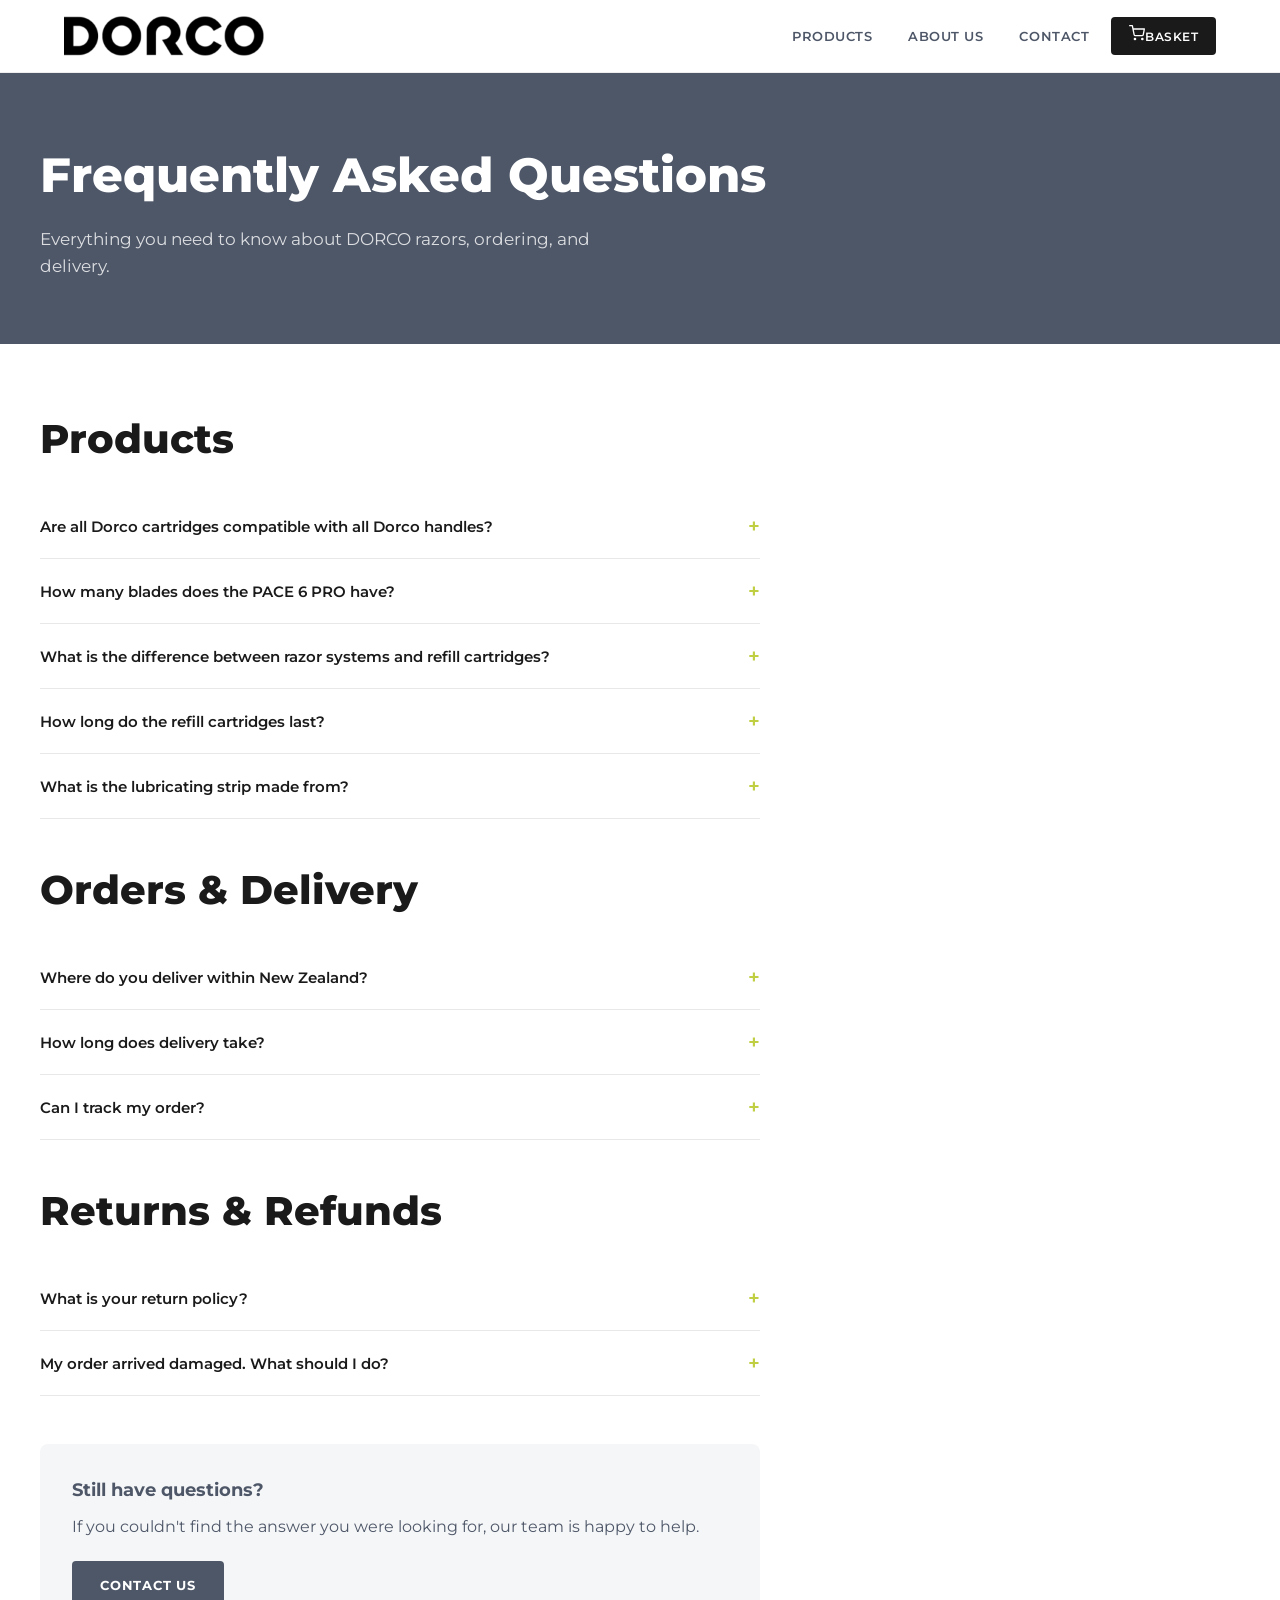
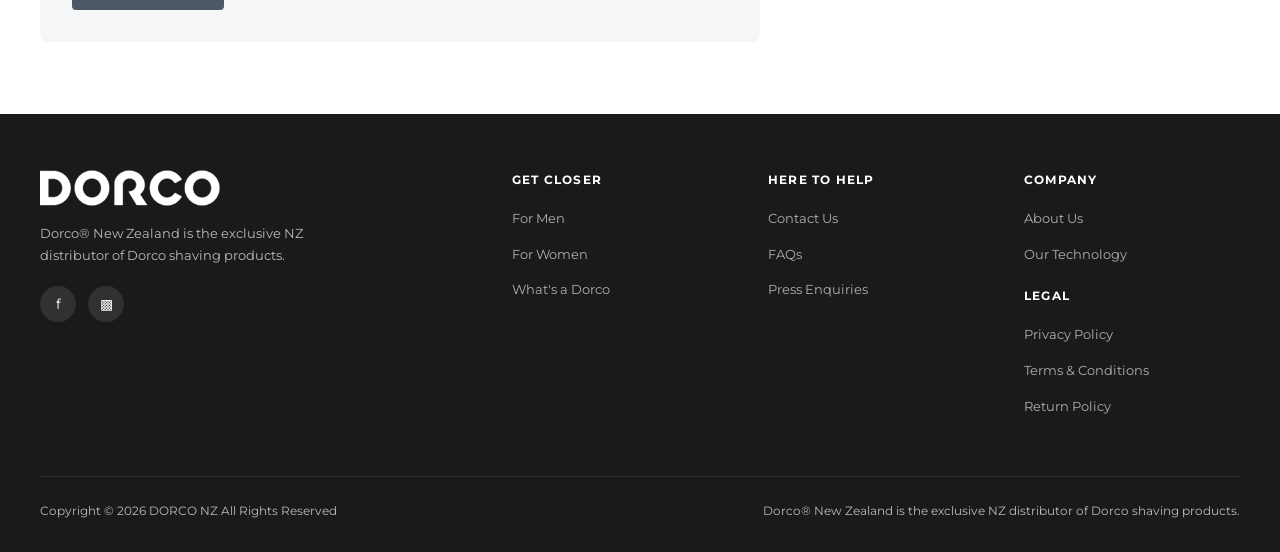
<file: faq.html>
<!DOCTYPE html>
<html lang="en-NZ">
<head>
  <meta charset="UTF-8">
  <meta name="viewport" content="width=device-width, initial-scale=1.0">
  <title>FAQs – DORCO New Zealand</title>
  <meta name="description" content="Frequently asked questions about DORCO razors, orders, delivery, and returns in New Zealand.">
  <link rel="canonical" href="https://dorcorazors.co.nz/faq">
  <meta property="og:type" content="website">
  <meta property="og:site_name" content="DORCO New Zealand">
  <meta property="og:title" content="FAQs – DORCO New Zealand">
  <meta property="og:description" content="Frequently asked questions about DORCO razors, orders, delivery, and returns in New Zealand.">
  <meta property="og:url" content="https://dorcorazors.co.nz/faq">
  <meta property="og:image" content="https://dorcorazors.co.nz/images/homepage-banner.jpg">
  <meta name="twitter:card" content="summary_large_image">
  <link rel="stylesheet" href="css/style.css">
  <link rel="icon" href="images/logo.png" type="image/png">
</head>
<body>

<header>
  <div class="nav-inner">
    <a class="nav-logo" href="/"><img src="images/logo.png" alt="DORCO"></a>
    <a class="btn-checkout nav-cart nav-cart-mobile" href="cart" aria-label="Basket"><svg viewBox="0 0 24 24" width="16" height="16" fill="none" stroke="currentColor" stroke-width="2" stroke-linecap="round" stroke-linejoin="round" aria-hidden="true"><circle cx="9" cy="21" r="1"></circle><circle cx="20" cy="21" r="1"></circle><path d="M1 1h4l2.68 13.39a2 2 0 0 0 2 1.61h9.72a2 2 0 0 0 2-1.61L23 6H6"></path></svg><span class="cart-count" hidden>0</span></a>
    <button class="nav-toggle" aria-label="Menu">
      <span></span><span></span><span></span>
    </button>
    <ul class="nav-links">
      <li class="dropdown">
        <a href="products">Products</a>
        <ul class="dropdown-menu">
          <li class="sub-dropdown"><a href="men">Men ›</a>
            <ul class="sub-menu">
              <li><a href="men#systems">Razor Systems</a></li>
              <li><a href="men#cartridges">Razor Cartridges</a></li>
            </ul>
          </li>
          <li class="sub-dropdown"><a href="women">Women ›</a>
            <ul class="sub-menu">
              <li><a href="women#systems">Razor Systems</a></li>
              <li><a href="women#cartridges">Razor Cartridges</a></li>
            </ul>
          </li>
        </ul>
      </li>
      <li class="dropdown">
        <a href="about">About Us</a>
        <ul class="dropdown-menu">
          <li><a href="technology">Our Technology</a></li>
          <li><a href="contact">Press Enquiries</a></li>
        </ul>
      </li>
      <li><a href="contact">Contact</a></li>
      <li><a class="btn-checkout nav-cart" href="cart" aria-label="Basket"><svg viewBox="0 0 24 24" width="16" height="16" fill="none" stroke="currentColor" stroke-width="2" stroke-linecap="round" stroke-linejoin="round" aria-hidden="true"><circle cx="9" cy="21" r="1"></circle><circle cx="20" cy="21" r="1"></circle><path d="M1 1h4l2.68 13.39a2 2 0 0 0 2 1.61h9.72a2 2 0 0 0 2-1.61L23 6H6"></path></svg><span>Basket</span><span class="cart-count" hidden>0</span></a></li>
    </ul>
  </div>
</header>

<section class="page-hero">
  <div class="page-hero-inner">
    <h1>Frequently Asked Questions</h1>
    <p>Everything you need to know about DORCO razors, ordering, and delivery.</p>
  </div>
</section>

<section class="section">
  <div class="section-inner">
    <div style="max-width: 720px;">

      <h2 style="margin-bottom:32px;">Products</h2>

      <div class="faq-item">
        <button class="faq-question">Are all Dorco cartridges compatible with all Dorco handles?</button>
        <div class="faq-answer">Yes! All Dorco razor handles and cartridges use our common docking system. This means any Dorco refill cartridge will fit any Dorco razor handle, giving you complete flexibility to try different blade options.</div>
      </div>

      <div class="faq-item">
        <button class="faq-question">How many blades does the PACE 6 PRO have?</button>
        <div class="faq-answer">The PACE 6 PRO features six precision blades plus a safety trimmer on the back for detail work. The six-blade design provides an exceptionally close and smooth shave.</div>
      </div>

      <div class="faq-item">
        <button class="faq-question">What is the difference between razor systems and refill cartridges?</button>
        <div class="faq-answer">A razor system includes both the handle and one or more refill cartridges — everything you need to start shaving. Refill cartridges are replacement blade heads that fit onto your existing handle. Once you have a handle, you only need to buy refill cartridges going forward.</div>
      </div>

      <div class="faq-item">
        <button class="faq-question">How long do the refill cartridges last?</button>
        <div class="faq-answer">Cartridge life varies depending on use and hair type, but most users find cartridges last between 5–10 shaves. Rinsing your razor thoroughly after each use and allowing it to air dry will help extend cartridge life.</div>
      </div>

      <div class="faq-item">
        <button class="faq-question">What is the lubricating strip made from?</button>
        <div class="faq-answer">Our lubricating strip contains water-soluble lubricants with natural extracts including chamomile and allantoin. These cool and soothe your skin after shaving, reducing friction between the blades and your skin.</div>
      </div>

      <h2 style="margin:48px 0 32px;">Orders &amp; Delivery</h2>

      <div class="faq-item">
        <button class="faq-question">Where do you deliver within New Zealand?</button>
        <div class="faq-answer">We deliver to all addresses within New Zealand, including rural delivery addresses. Delivery times and costs may vary depending on your location.</div>
      </div>

      <div class="faq-item">
        <button class="faq-question">How long does delivery take?</button>
        <div class="faq-answer">Standard delivery within New Zealand typically takes 3–7 business days. Rural areas may take slightly longer. You'll receive a tracking number once your order has been dispatched.</div>
      </div>

      <div class="faq-item">
        <button class="faq-question">Can I track my order?</button>
        <div class="faq-answer">Yes. Once your order is dispatched, you'll receive an email with your tracking number so you can follow its progress to your door.</div>
      </div>

      <h2 style="margin:48px 0 32px;">Returns &amp; Refunds</h2>

      <div class="faq-item">
        <button class="faq-question">What is your return policy?</button>
        <div class="faq-answer">We want you to be completely satisfied with your purchase. If you're not happy with your product, please <a href="contact" style="color:var(--green);font-weight:600;">contact us</a> within 30 days of purchase. See our full <a href="return-policy" style="color:var(--green);font-weight:600;">Return Policy</a> for details.</div>
      </div>

      <div class="faq-item">
        <button class="faq-question">My order arrived damaged. What should I do?</button>
        <div class="faq-answer">We're sorry to hear that! Please contact us within 7 days of receiving your order with your order number and a photo of the damage. We'll arrange a replacement or full refund as quickly as possible.</div>
      </div>

      <div style="margin-top:48px; padding:32px; background:var(--light-bg); border-radius:8px;">
        <h3 style="font-size:18px; margin-bottom:8px;">Still have questions?</h3>
        <p style="margin-bottom:20px;">If you couldn't find the answer you were looking for, our team is happy to help.</p>
        <a href="contact" class="btn btn-primary">Contact Us</a>
      </div>

    </div>
  </div>
</section>

<footer>
  <div class="footer-inner">
    <div class="footer-top">
      <div class="footer-brand">
        <img class="footer-logo" src="images/logo.png" alt="DORCO">
        <p>Dorco® New Zealand is the exclusive NZ distributor of Dorco shaving products.</p>
        <div class="footer-social">
          <a href="https://www.facebook.com/DorcoRazorsNZ" aria-label="Facebook">f</a>
          <a href="https://www.instagram.com/dorconz/" aria-label="Instagram">&#9641;</a>
        </div>
      </div>
      <div class="footer-col">
        <h4>Get Closer</h4>
        <ul>
          <li><a href="men">For Men</a></li>
          <li><a href="women">For Women</a></li>
          <li><a href="about">What's a Dorco</a></li>
        </ul>
      </div>
      <div class="footer-col">
        <h4>Here to Help</h4>
        <ul>
          <li><a href="contact">Contact Us</a></li>
          <li><a href="faq">FAQs</a></li>
          <li><a href="contact">Press Enquiries</a></li>
        </ul>
      </div>
      <div class="footer-col">
        <h4>Company</h4>
        <ul>
          <li><a href="about">About Us</a></li>
          <li><a href="technology">Our Technology</a></li>
        </ul>
        <h4 style="margin-top:20px;">Legal</h4>
        <ul>
          <li><a href="privacy">Privacy Policy</a></li>
          <li><a href="terms">Terms &amp; Conditions</a></li>
          <li><a href="return-policy">Return Policy</a></li>
        </ul>
      </div>
    </div>
    <div class="footer-bottom">
      <span>Copyright &copy; 2026 DORCO NZ All Rights Reserved</span>
      <span>Dorco® New Zealand is the exclusive NZ distributor of Dorco shaving products.</span>
    </div>
  </div>
</footer>


<script src="js/site.js"></script>
<script src="js/cart.js"></script>

</body>
</html>
</file>
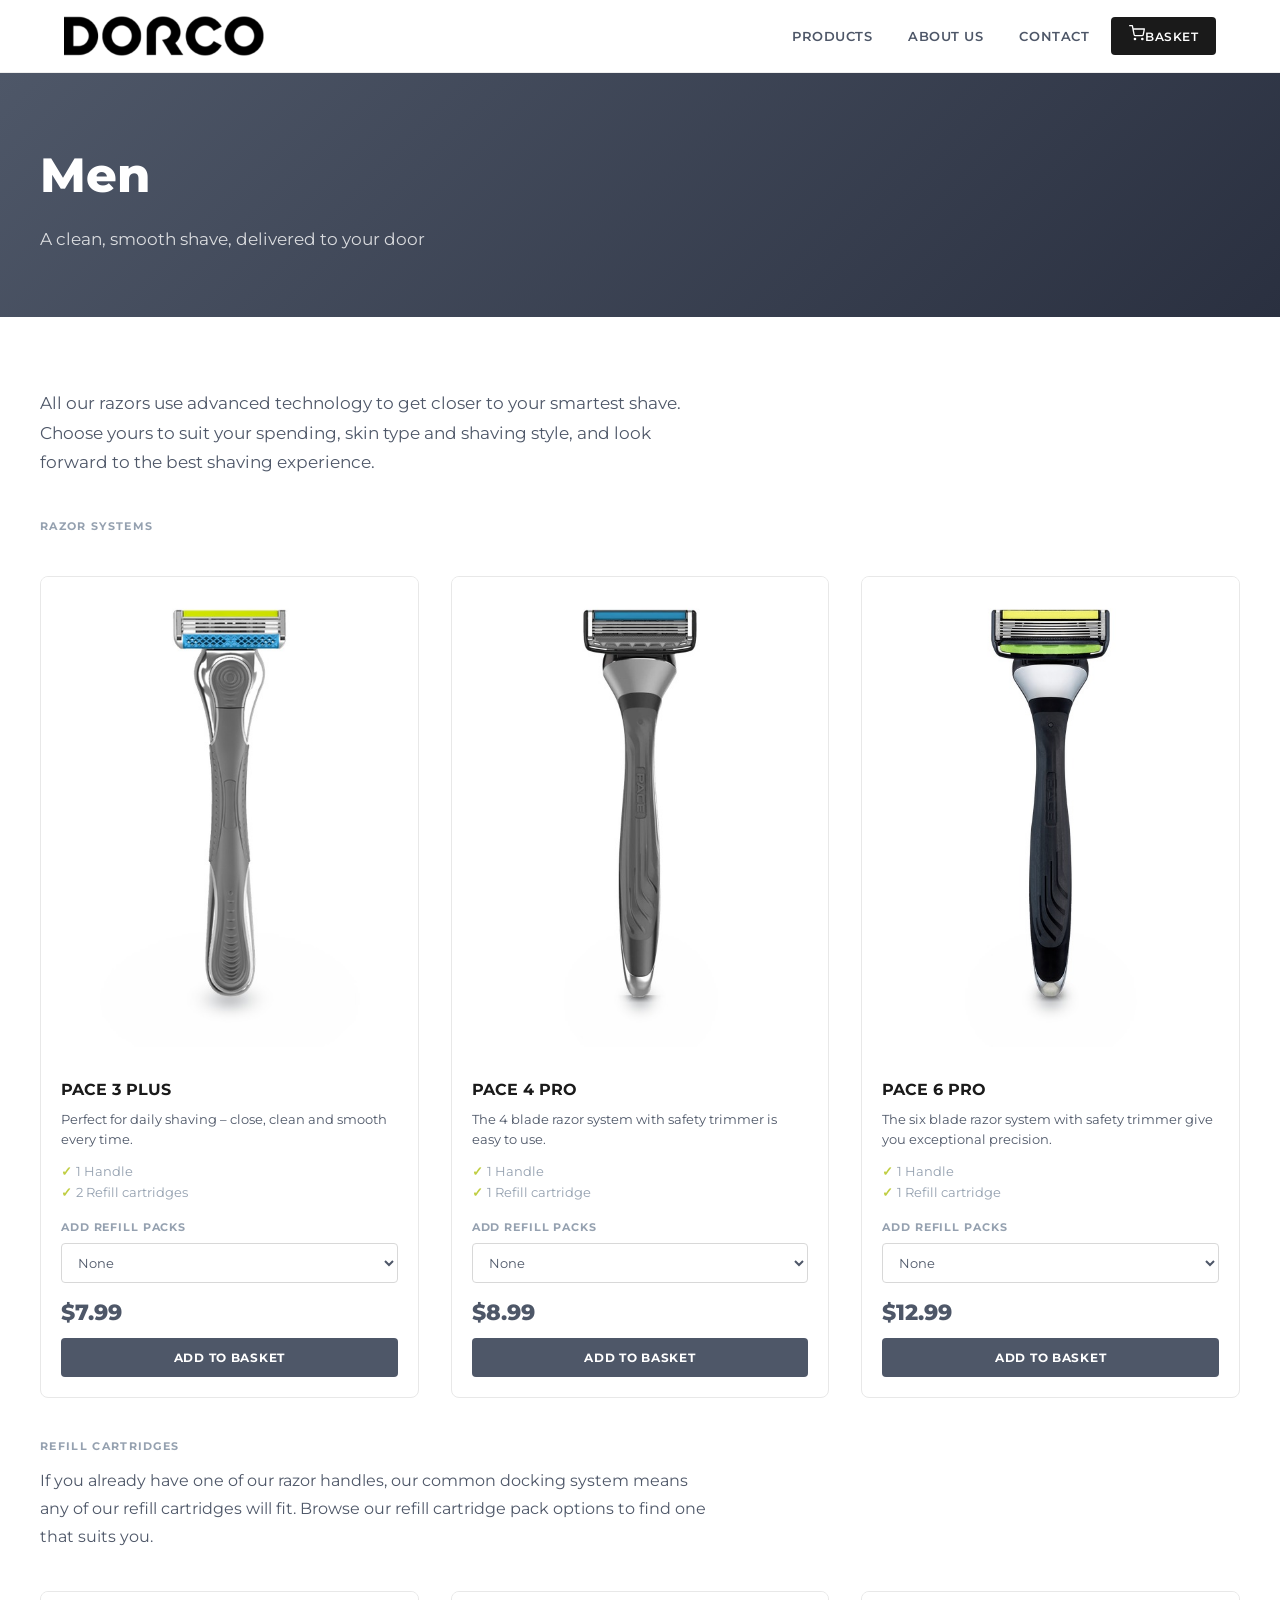
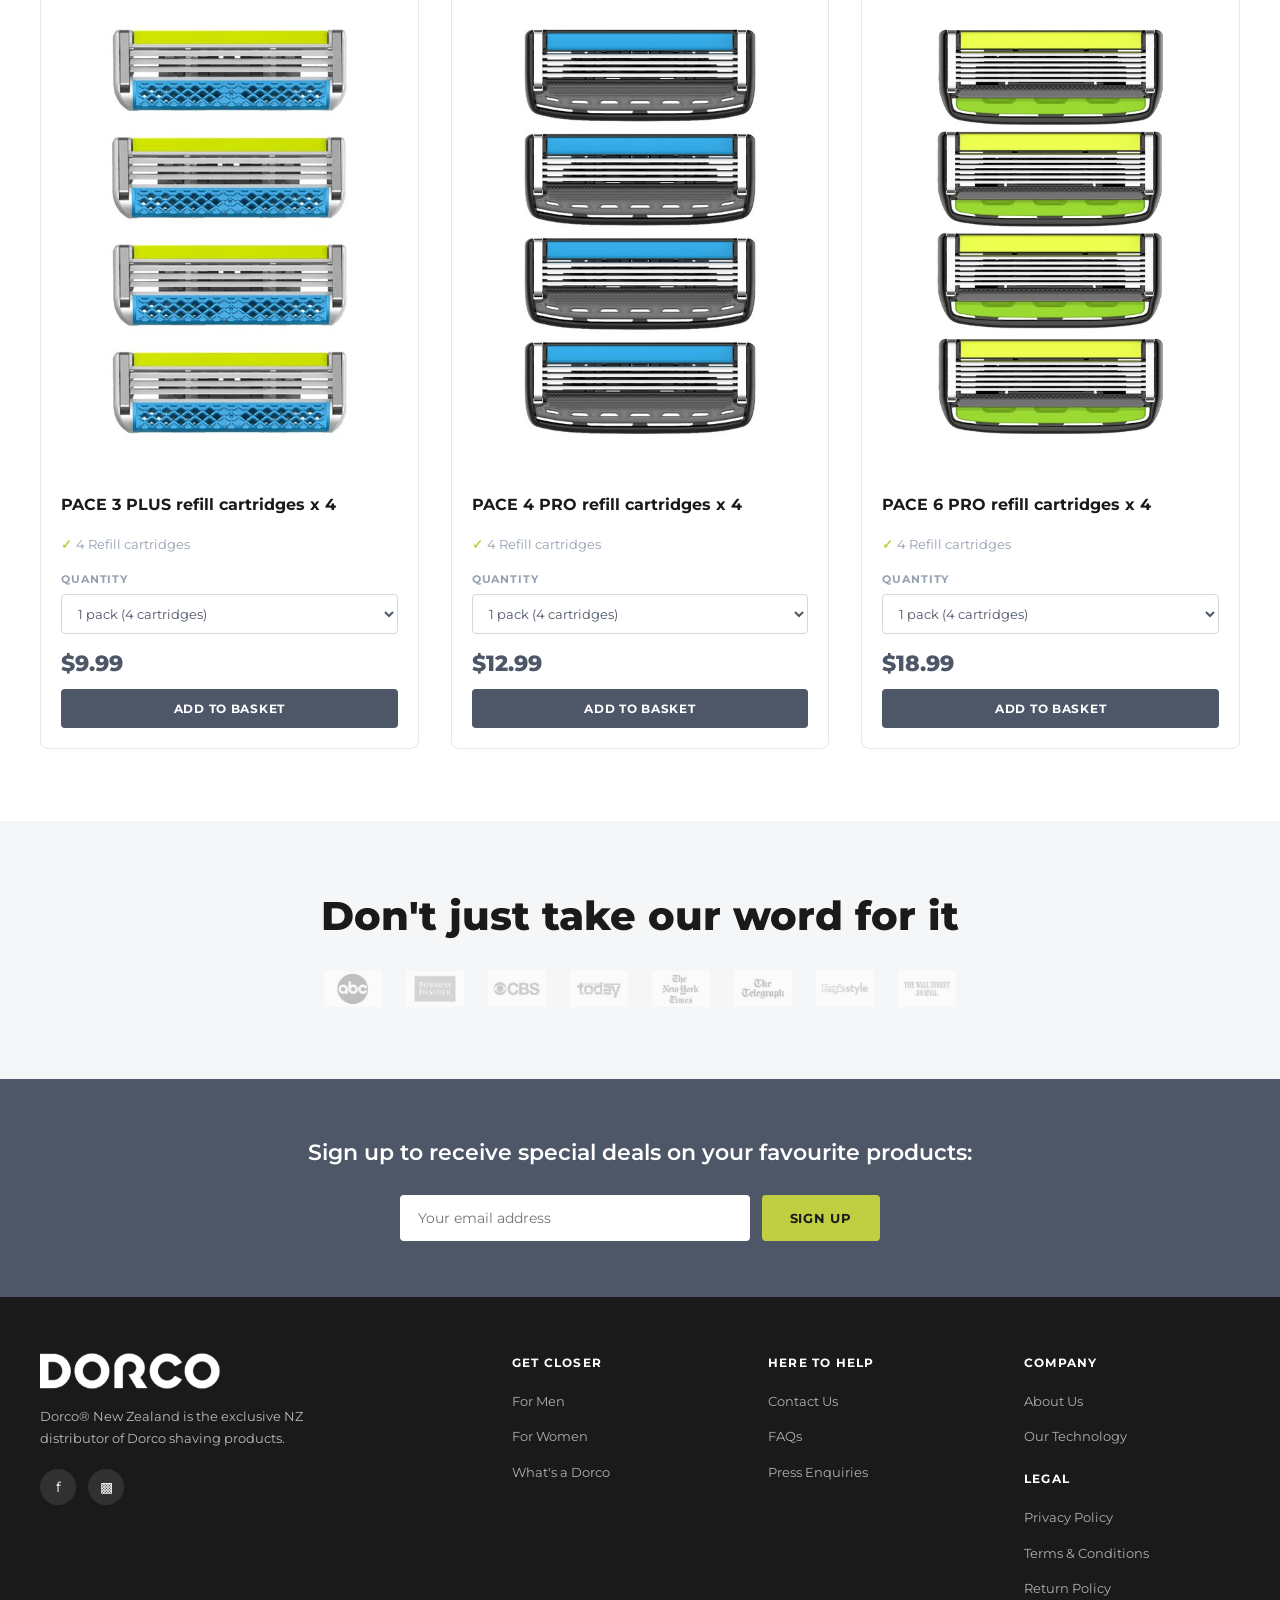
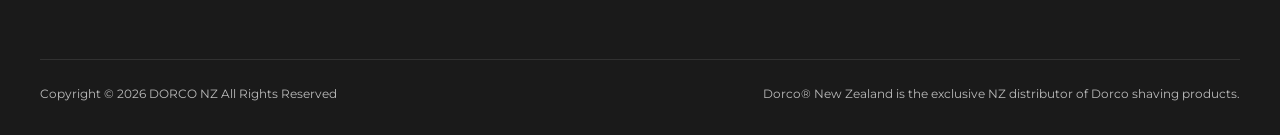
<file: men.html>
<!DOCTYPE html>
<html lang="en-NZ">
<head>
  <meta charset="UTF-8">
  <meta name="viewport" content="width=device-width, initial-scale=1.0">
  <title>Men's Razors – DORCO New Zealand</title>
  <meta name="description" content="Men's razor systems and cartridges from DORCO. PACE 6 PRO, PACE 4 PRO, PACE 3 PLUS and more. Delivered to your door.">
  <link rel="canonical" href="https://dorcorazors.co.nz/men">
  <meta property="og:type" content="website">
  <meta property="og:site_name" content="DORCO New Zealand">
  <meta property="og:title" content="Men's Razors – DORCO New Zealand">
  <meta property="og:description" content="Men's razor systems and cartridges from DORCO. PACE 6 PRO, PACE 4 PRO, PACE 3 PLUS and more. Delivered to your door.">
  <meta property="og:url" content="https://dorcorazors.co.nz/men">
  <meta property="og:image" content="https://dorcorazors.co.nz/images/homepage-banner.jpg">
  <meta name="twitter:card" content="summary_large_image">
  <link rel="stylesheet" href="css/style.css">
  <link rel="icon" href="images/logo.png" type="image/png">
</head>
<body>

<header>
  <div class="nav-inner">
    <a class="nav-logo" href="/"><img src="images/logo.png" alt="DORCO"></a>
    <a class="btn-checkout nav-cart nav-cart-mobile" href="cart" aria-label="Basket"><svg viewBox="0 0 24 24" width="16" height="16" fill="none" stroke="currentColor" stroke-width="2" stroke-linecap="round" stroke-linejoin="round" aria-hidden="true"><circle cx="9" cy="21" r="1"></circle><circle cx="20" cy="21" r="1"></circle><path d="M1 1h4l2.68 13.39a2 2 0 0 0 2 1.61h9.72a2 2 0 0 0 2-1.61L23 6H6"></path></svg><span class="cart-count" hidden>0</span></a>
    <button class="nav-toggle" aria-label="Menu">
      <span></span><span></span><span></span>
    </button>
    <ul class="nav-links">
      <li class="dropdown">
        <a href="products">Products</a>
        <ul class="dropdown-menu">
          <li class="sub-dropdown"><a href="men">Men ›</a>
            <ul class="sub-menu">
              <li><a href="men#systems">Razor Systems</a></li>
              <li><a href="men#cartridges">Razor Cartridges</a></li>
            </ul>
          </li>
          <li class="sub-dropdown"><a href="women">Women ›</a>
            <ul class="sub-menu">
              <li><a href="women#systems">Razor Systems</a></li>
              <li><a href="women#cartridges">Razor Cartridges</a></li>
            </ul>
          </li>
        </ul>
      </li>
      <li class="dropdown">
        <a href="about">About Us</a>
        <ul class="dropdown-menu">
          <li><a href="technology">Our Technology</a></li>
          <li><a href="contact">Press Enquiries</a></li>
        </ul>
      </li>
      <li><a href="contact">Contact</a></li>
      <li><a class="btn-checkout nav-cart" href="cart" aria-label="Basket"><svg viewBox="0 0 24 24" width="16" height="16" fill="none" stroke="currentColor" stroke-width="2" stroke-linecap="round" stroke-linejoin="round" aria-hidden="true"><circle cx="9" cy="21" r="1"></circle><circle cx="20" cy="21" r="1"></circle><path d="M1 1h4l2.68 13.39a2 2 0 0 0 2 1.61h9.72a2 2 0 0 0 2-1.61L23 6H6"></path></svg><span>Basket</span><span class="cart-count" hidden>0</span></a></li>
    </ul>
  </div>
</header>

<section class="page-hero" style="background: var(--dark); background-image: linear-gradient(135deg, #4e5768 0%, #2a3040 100%);">
  <div class="page-hero-inner">
    <h1>Men</h1>
    <p>A clean, smooth shave, delivered to your door</p>
  </div>
</section>

<section class="section">
  <div class="section-inner">
    <p style="max-width:680px; font-size:17px;">All our razors use advanced technology to get closer to your smartest shave. Choose yours to suit your spending, skin type and shaving style, and look forward to the best shaving experience.</p>

    <div id="systems" class="section-label mt-40">Razor Systems</div>
    <div class="products-grid">

      <div class="product-card">
        <img src="images/pace-3-plus.jpg" alt="PACE 3 PLUS">
        <div class="product-card-body">
          <h3>PACE 3 PLUS</h3>
          <p>Perfect for daily shaving – close, clean and smooth every time.</p>
          <ul>
            <li>1 Handle</li>
            <li>2 Refill cartridges</li>
          </ul>
          <div class="card-foot">
            <label class="opt-label" for="opt-p3">Add refill packs</label>
            <select class="opt-select" id="opt-p3">
              <option data-id="p3" data-price="$7.99"  selected>None</option>
              <option data-id="p3-r4" data-price="$17.99">4 Refills</option>
              <option data-id="p3-r16" data-price="$45.99">16 Refills – save 5%</option>
              <option data-id="p3-r24" data-price="$61.99">24 Refills – save 10%</option>
            </select>
            <div class="product-price">$7.99</div>
            <button class="btn btn-primary add-btn" type="button">Add to Basket</button>
          </div>
        </div>
      </div>

      <div class="product-card">
        <img src="images/pace-4-pro.jpg" alt="PACE 4 PRO">
        <div class="product-card-body">
          <h3>PACE 4 PRO</h3>
          <p>The 4 blade razor system with safety trimmer is easy to use.</p>
          <ul>
            <li>1 Handle</li>
            <li>1 Refill cartridge</li>
          </ul>
          <div class="card-foot">
            <label class="opt-label" for="opt-p4">Add refill packs</label>
            <select class="opt-select" id="opt-p4">
              <option data-id="p4" data-price="$8.99"  selected>None</option>
              <option data-id="p4-r4" data-price="$21.99">4 Refills</option>
              <option data-id="p4-r16" data-price="$58.35">16 Refills – save 5%</option>
              <option data-id="p4-r24" data-price="$79.15">24 Refills – save 10%</option>
            </select>
            <div class="product-price">$8.99</div>
            <button class="btn btn-primary add-btn" type="button">Add to Basket</button>
          </div>
        </div>
      </div>

      <div class="product-card">
        <img src="images/pace-6-pro.jpg" alt="PACE 6 PRO">
        <div class="product-card-body">
          <h3>PACE 6 PRO</h3>
          <p>The six blade razor system with safety trimmer give you exceptional precision.</p>
          <ul>
            <li>1 Handle</li>
            <li>1 Refill cartridge</li>
          </ul>
          <div class="card-foot">
            <label class="opt-label" for="opt-p6">Add refill packs</label>
            <select class="opt-select" id="opt-p6">
              <option data-id="p6" data-price="$12.99"  selected>None</option>
              <option data-id="p6-r4" data-price="$31.99" >4 Refills</option>
              <option data-id="p6-r16" data-price="$85.15" >16 Refills – save 5%</option>
              <option data-id="p6-r24" data-price="$115.55">24 Refills – save 10%</option>
            </select>
            <div class="product-price">$12.99</div>
            <button class="btn btn-primary add-btn" type="button">Add to Basket</button>
          </div>
        </div>
      </div>

    </div>

    <div id="cartridges" class="section-label mt-40">Refill Cartridges</div>
    <p style="max-width:680px; margin-bottom:24px;">If you already have one of our razor handles, our common docking system means any of our refill cartridges will fit. Browse our refill cartridge pack options to find one that suits you.</p>

    <div class="products-grid">

      <div class="product-card">
        <img src="images/pace-3-plus-cart-4.jpg" alt="PACE 3 PLUS refill cartridges x 4">
        <div class="product-card-body">
          <h3>PACE 3 PLUS refill cartridges x 4</h3>
          <ul><li>4 Refill cartridges</li></ul>
          <div class="card-foot">
            <label class="opt-label" for="opt-c3">Quantity</label>
            <select class="opt-select" id="opt-c3">
              <option data-id="c-p3" data-qty="1" data-price="$9.99" selected>1 pack (4 cartridges)</option>
              <option data-id="c-p3" data-qty="2" data-price="$19.98">2 packs (8 cartridges)</option>
              <option data-id="c-p3" data-qty="3" data-price="$29.97">3 packs (12 cartridges)</option>
              <option data-id="c-p3" data-qty="4" data-price="$39.96">4 packs (16 cartridges)</option>
            </select>
            <div class="product-price">$9.99</div>
            <button class="btn btn-primary add-btn" type="button">Add to Basket</button>
          </div>
        </div>
      </div>

      <div class="product-card">
        <img src="images/pace-4-pro-cart-4.jpg" alt="PACE 4 PRO refill cartridges x 4">
        <div class="product-card-body">
          <h3>PACE 4 PRO refill cartridges x 4</h3>
          <ul><li>4 Refill cartridges</li></ul>
          <div class="card-foot">
            <label class="opt-label" for="opt-c4">Quantity</label>
            <select class="opt-select" id="opt-c4">
              <option data-id="c-p4" data-qty="1" data-price="$12.99" selected>1 pack (4 cartridges)</option>
              <option data-id="c-p4" data-qty="2" data-price="$25.98">2 packs (8 cartridges)</option>
              <option data-id="c-p4" data-qty="3" data-price="$38.97">3 packs (12 cartridges)</option>
              <option data-id="c-p4" data-qty="4" data-price="$51.96">4 packs (16 cartridges)</option>
            </select>
            <div class="product-price">$12.99</div>
            <button class="btn btn-primary add-btn" type="button">Add to Basket</button>
          </div>
        </div>
      </div>

      <div class="product-card">
        <img src="images/pace-6-pro-cart-4.jpg" alt="PACE 6 PRO refill cartridges x 4">
        <div class="product-card-body">
          <h3>PACE 6 PRO refill cartridges x 4</h3>
          <ul><li>4 Refill cartridges</li></ul>
          <div class="card-foot">
            <label class="opt-label" for="opt-c6">Quantity</label>
            <select class="opt-select" id="opt-c6">
              <option data-id="c-p6" data-qty="1" data-price="$18.99" selected>1 pack (4 cartridges)</option>
              <option data-id="c-p6" data-qty="2" data-price="$37.98">2 packs (8 cartridges)</option>
              <option data-id="c-p6" data-qty="3" data-price="$56.97">3 packs (12 cartridges)</option>
              <option data-id="c-p6" data-qty="4" data-price="$75.96">4 packs (16 cartridges)</option>
            </select>
            <div class="product-price">$18.99</div>
            <button class="btn btn-primary add-btn" type="button">Add to Basket</button>
          </div>
        </div>
      </div>

    </div>
  </div>
</section>

<section class="section bg-light">
  <div class="section-inner text-center">
    <h2>Don't just take our word for it</h2>
    <div class="press-logos">
      <img src="images/press/press-logo1.jpg" alt="Press"><img src="images/press/press-logo2.jpg" alt="Press">
      <img src="images/press/press-logo3.jpg" alt="Press"><img src="images/press/press-logo4.jpg" alt="Press">
      <img src="images/press/press-logo5.jpg" alt="Press"><img src="images/press/press-logo6.jpg" alt="Press">
      <img src="images/press/press-logo7b.jpg" alt="Press"><img src="images/press/press-logo8.jpg" alt="Press">
    </div>
  </div>
</section>

<section class="signup-bar">
  <h2>Sign up to receive special deals on your favourite products:</h2>
  <form class="signup-form">
    <label class="visually-hidden" for="signup-email">Email address</label>
    <input type="email" id="signup-email" name="email" placeholder="Your email address" required>
    <button class="btn btn-green" type="submit">Sign Up</button>
  </form>
</section>

<footer>
  <div class="footer-inner">
    <div class="footer-top">
      <div class="footer-brand">
        <img class="footer-logo" src="images/logo.png" alt="DORCO">
        <p>Dorco® New Zealand is the exclusive NZ distributor of Dorco shaving products.</p>
        <div class="footer-social">
          <a href="https://www.facebook.com/DorcoRazorsNZ" aria-label="Facebook">f</a>
          <a href="https://www.instagram.com/dorconz/" aria-label="Instagram">&#9641;</a>
        </div>
      </div>
      <div class="footer-col">
        <h4>Get Closer</h4>
        <ul>
          <li><a href="men">For Men</a></li>
          <li><a href="women">For Women</a></li>
          <li><a href="about">What's a Dorco</a></li>
        </ul>
      </div>
      <div class="footer-col">
        <h4>Here to Help</h4>
        <ul>
          <li><a href="contact">Contact Us</a></li>
          <li><a href="faq">FAQs</a></li>
          <li><a href="contact">Press Enquiries</a></li>
        </ul>
      </div>
      <div class="footer-col">
        <h4>Company</h4>
        <ul>
          <li><a href="about">About Us</a></li>
          <li><a href="technology">Our Technology</a></li>
        </ul>
        <h4 style="margin-top:20px;">Legal</h4>
        <ul>
          <li><a href="privacy">Privacy Policy</a></li>
          <li><a href="terms">Terms &amp; Conditions</a></li>
          <li><a href="return-policy">Return Policy</a></li>
        </ul>
      </div>
    </div>
    <div class="footer-bottom">
      <span>Copyright &copy; 2026 DORCO NZ All Rights Reserved</span>
      <span>Dorco® New Zealand is the exclusive NZ distributor of Dorco shaving products.</span>
    </div>
  </div>
</footer>

<script src="js/site.js"></script>
<script src="js/cart.js"></script>

</body>
</html>
</file>
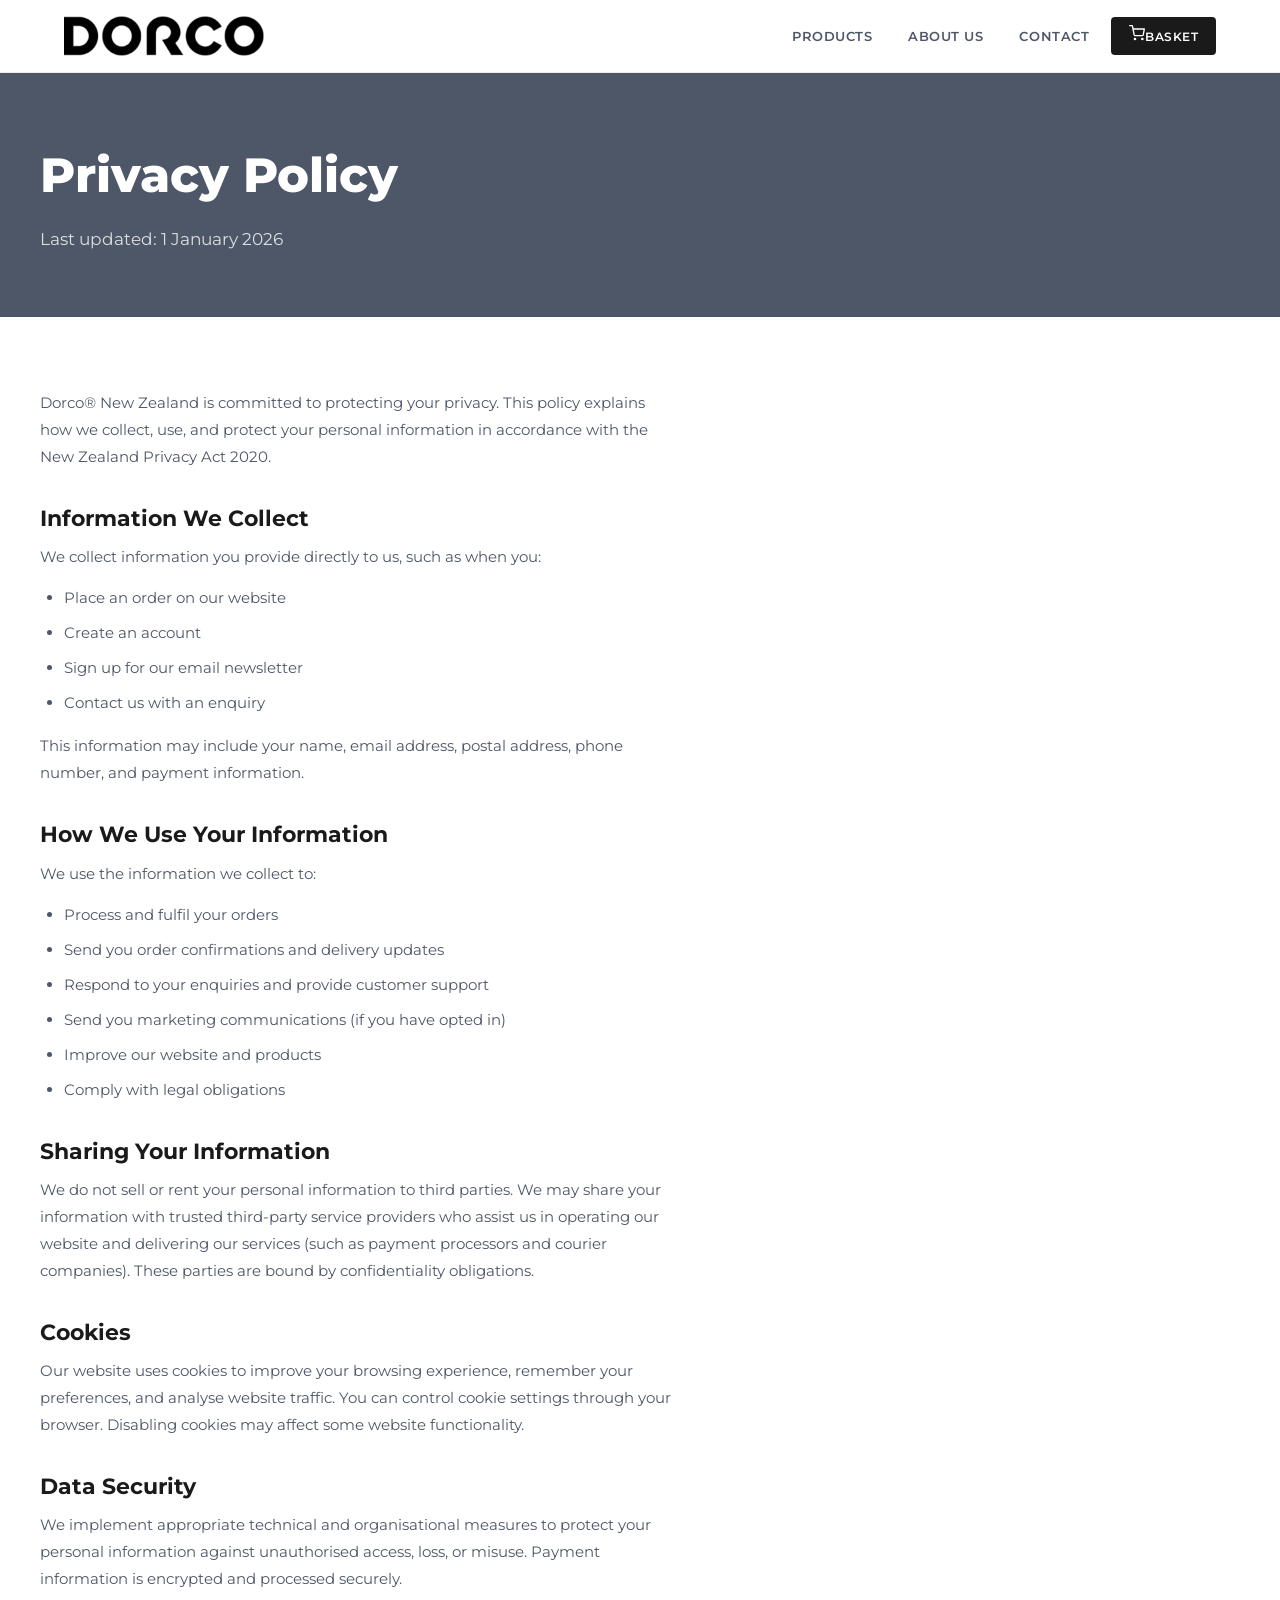
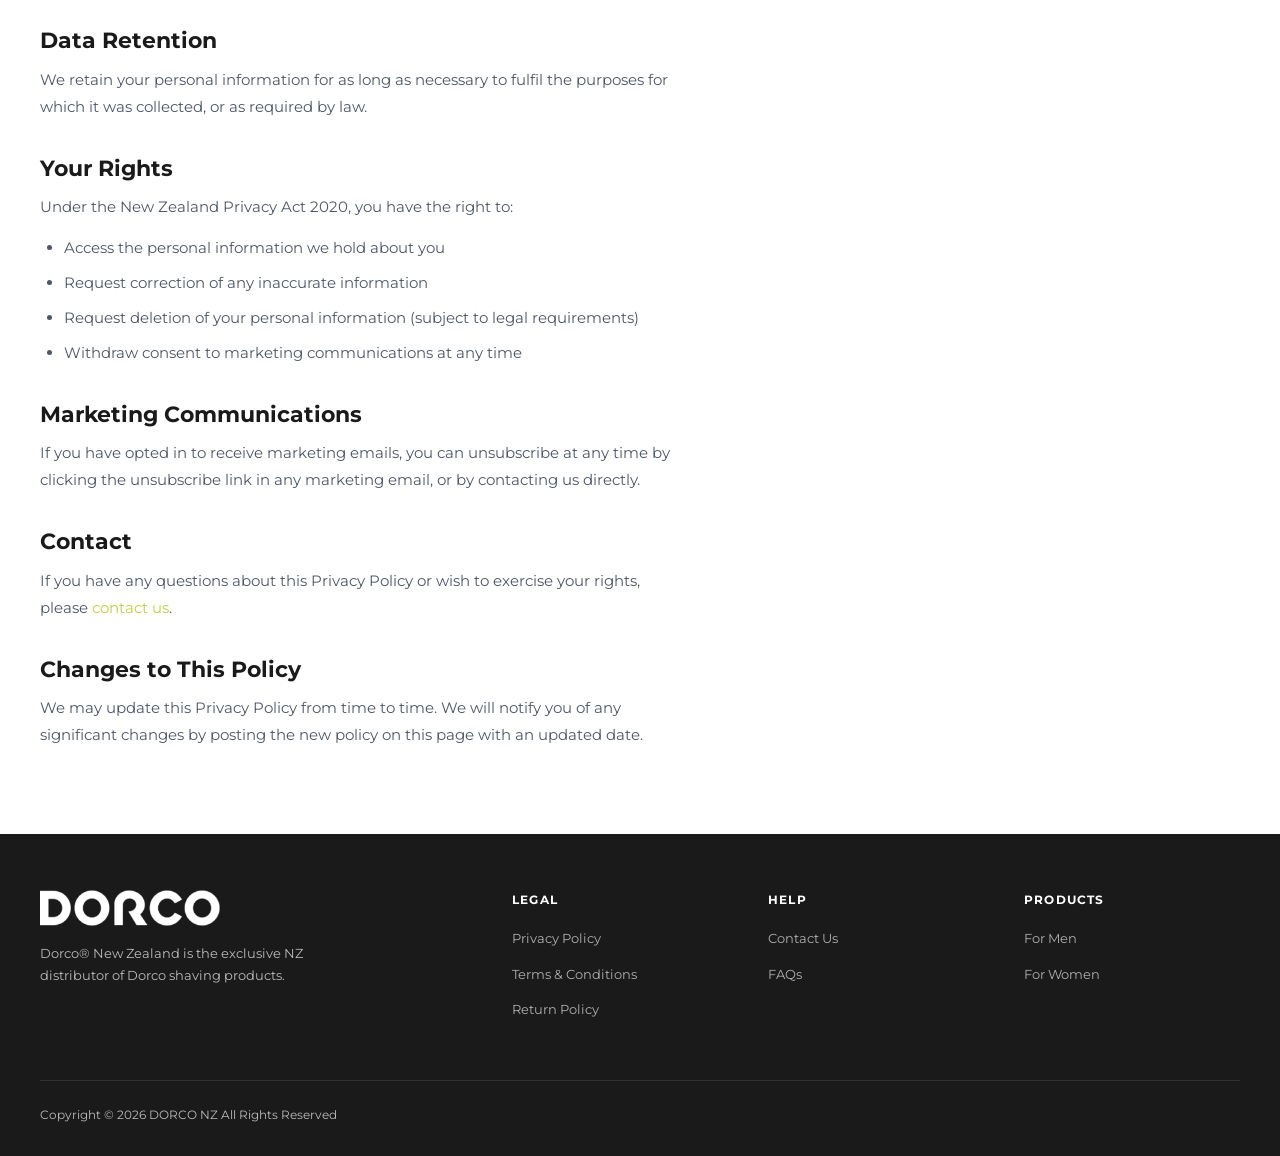
<file: privacy.html>
<!DOCTYPE html>
<html lang="en-NZ">
<head>
  <meta charset="UTF-8">
  <meta name="viewport" content="width=device-width, initial-scale=1.0">
  <title>Privacy Policy – DORCO New Zealand</title>
  <meta name="description" content="How DORCO New Zealand collects, uses and protects your personal information.">
  <link rel="canonical" href="https://dorcorazors.co.nz/privacy">
  <meta property="og:type" content="website">
  <meta property="og:site_name" content="DORCO New Zealand">
  <meta property="og:title" content="Privacy Policy – DORCO New Zealand">
  <meta property="og:description" content="How DORCO New Zealand collects, uses and protects your personal information.">
  <meta property="og:url" content="https://dorcorazors.co.nz/privacy">
  <meta property="og:image" content="https://dorcorazors.co.nz/images/homepage-banner.jpg">
  <meta name="twitter:card" content="summary_large_image">
  <link rel="stylesheet" href="css/style.css">
  <link rel="icon" href="images/logo.png" type="image/png">
</head>
<body>

<header>
  <div class="nav-inner">
    <a class="nav-logo" href="/"><img src="images/logo.png" alt="DORCO"></a>
    <a class="btn-checkout nav-cart nav-cart-mobile" href="cart" aria-label="Basket"><svg viewBox="0 0 24 24" width="16" height="16" fill="none" stroke="currentColor" stroke-width="2" stroke-linecap="round" stroke-linejoin="round" aria-hidden="true"><circle cx="9" cy="21" r="1"></circle><circle cx="20" cy="21" r="1"></circle><path d="M1 1h4l2.68 13.39a2 2 0 0 0 2 1.61h9.72a2 2 0 0 0 2-1.61L23 6H6"></path></svg><span class="cart-count" hidden>0</span></a>
    <button class="nav-toggle" aria-label="Menu">
      <span></span><span></span><span></span>
    </button>
    <ul class="nav-links">
      <li class="dropdown">
        <a href="products">Products</a>
        <ul class="dropdown-menu">
          <li><a href="men">Men</a></li>
          <li><a href="women">Women</a></li>
        </ul>
      </li>
      <li class="dropdown">
        <a href="about">About Us</a>
        <ul class="dropdown-menu">
          <li><a href="technology">Our Technology</a></li>
        </ul>
      </li>
      <li><a href="contact">Contact</a></li>
      <li><a class="btn-checkout nav-cart" href="cart" aria-label="Basket"><svg viewBox="0 0 24 24" width="16" height="16" fill="none" stroke="currentColor" stroke-width="2" stroke-linecap="round" stroke-linejoin="round" aria-hidden="true"><circle cx="9" cy="21" r="1"></circle><circle cx="20" cy="21" r="1"></circle><path d="M1 1h4l2.68 13.39a2 2 0 0 0 2 1.61h9.72a2 2 0 0 0 2-1.61L23 6H6"></path></svg><span>Basket</span><span class="cart-count" hidden>0</span></a></li>
    </ul>
  </div>
</header>

<section class="page-hero">
  <div class="page-hero-inner">
    <h1>Privacy Policy</h1>
    <p>Last updated: 1 January 2026</p>
  </div>
</section>

<section class="section">
  <div class="section-inner">
    <div class="legal-content">
      <p>Dorco® New Zealand is committed to protecting your privacy. This policy explains how we collect, use, and protect your personal information in accordance with the New Zealand Privacy Act 2020.</p>

      <h2>Information We Collect</h2>
      <p>We collect information you provide directly to us, such as when you:</p>
      <ul>
        <li>Place an order on our website</li>
        <li>Create an account</li>
        <li>Sign up for our email newsletter</li>
        <li>Contact us with an enquiry</li>
      </ul>
      <p>This information may include your name, email address, postal address, phone number, and payment information.</p>

      <h2>How We Use Your Information</h2>
      <p>We use the information we collect to:</p>
      <ul>
        <li>Process and fulfil your orders</li>
        <li>Send you order confirmations and delivery updates</li>
        <li>Respond to your enquiries and provide customer support</li>
        <li>Send you marketing communications (if you have opted in)</li>
        <li>Improve our website and products</li>
        <li>Comply with legal obligations</li>
      </ul>

      <h2>Sharing Your Information</h2>
      <p>We do not sell or rent your personal information to third parties. We may share your information with trusted third-party service providers who assist us in operating our website and delivering our services (such as payment processors and courier companies). These parties are bound by confidentiality obligations.</p>

      <h2>Cookies</h2>
      <p>Our website uses cookies to improve your browsing experience, remember your preferences, and analyse website traffic. You can control cookie settings through your browser. Disabling cookies may affect some website functionality.</p>

      <h2>Data Security</h2>
      <p>We implement appropriate technical and organisational measures to protect your personal information against unauthorised access, loss, or misuse. Payment information is encrypted and processed securely.</p>

      <h2>Data Retention</h2>
      <p>We retain your personal information for as long as necessary to fulfil the purposes for which it was collected, or as required by law.</p>

      <h2>Your Rights</h2>
      <p>Under the New Zealand Privacy Act 2020, you have the right to:</p>
      <ul>
        <li>Access the personal information we hold about you</li>
        <li>Request correction of any inaccurate information</li>
        <li>Request deletion of your personal information (subject to legal requirements)</li>
        <li>Withdraw consent to marketing communications at any time</li>
      </ul>

      <h2>Marketing Communications</h2>
      <p>If you have opted in to receive marketing emails, you can unsubscribe at any time by clicking the unsubscribe link in any marketing email, or by contacting us directly.</p>

      <h2>Contact</h2>
      <p>If you have any questions about this Privacy Policy or wish to exercise your rights, please <a href="contact" style="color:var(--green);">contact us</a>.</p>

      <h2>Changes to This Policy</h2>
      <p>We may update this Privacy Policy from time to time. We will notify you of any significant changes by posting the new policy on this page with an updated date.</p>
    </div>
  </div>
</section>

<footer>
  <div class="footer-inner">
    <div class="footer-top">
      <div class="footer-brand">
        <img class="footer-logo" src="images/logo.png" alt="DORCO">
        <p>Dorco® New Zealand is the exclusive NZ distributor of Dorco shaving products.</p>
      </div>
      <div class="footer-col">
        <h4>Legal</h4>
        <ul>
          <li><a href="privacy">Privacy Policy</a></li>
          <li><a href="terms">Terms &amp; Conditions</a></li>
          <li><a href="return-policy">Return Policy</a></li>
        </ul>
      </div>
      <div class="footer-col">
        <h4>Help</h4>
        <ul>
          <li><a href="contact">Contact Us</a></li>
          <li><a href="faq">FAQs</a></li>
        </ul>
      </div>
      <div class="footer-col">
        <h4>Products</h4>
        <ul>
          <li><a href="men">For Men</a></li>
          <li><a href="women">For Women</a></li>
        </ul>
      </div>
    </div>
    <div class="footer-bottom">
      <span>Copyright &copy; 2026 DORCO NZ All Rights Reserved</span>
    </div>
  </div>
</footer>

<script src="js/site.js"></script>
<script src="js/cart.js"></script>

</body>
</html>
</file>
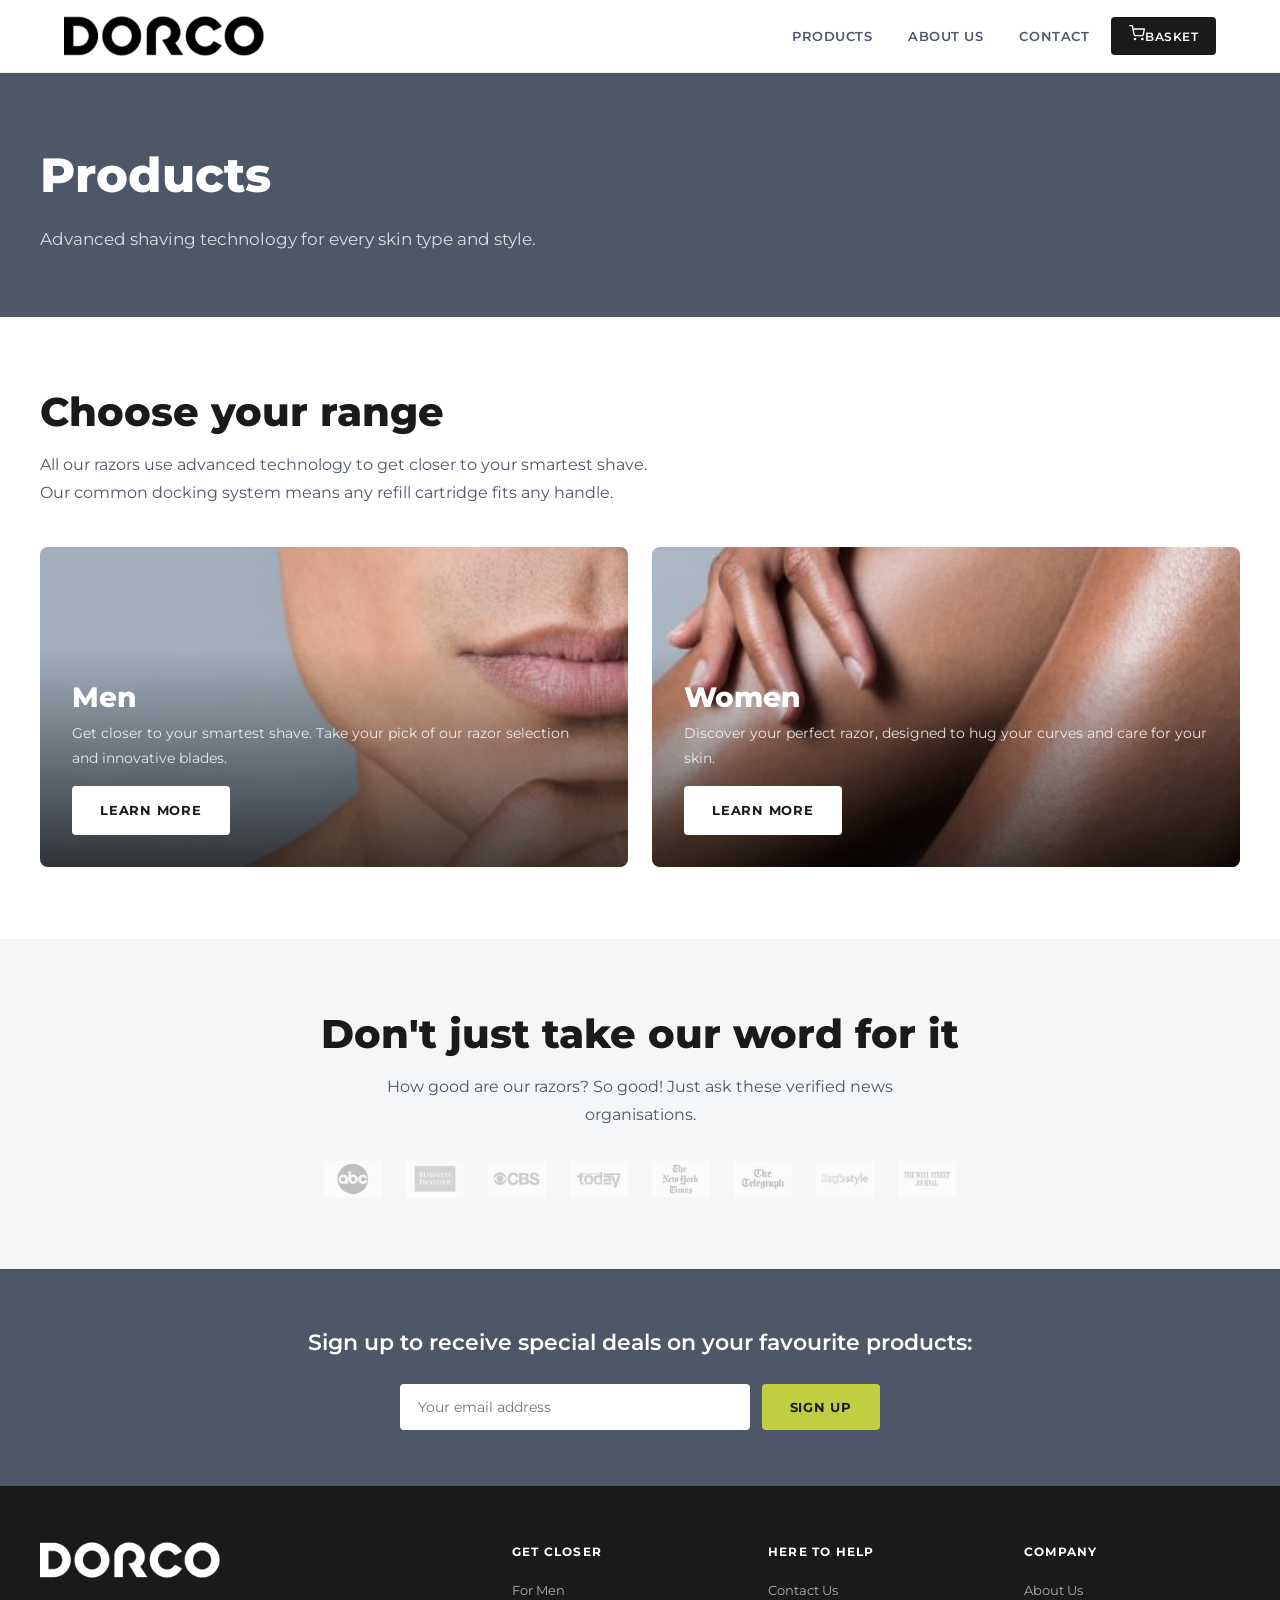
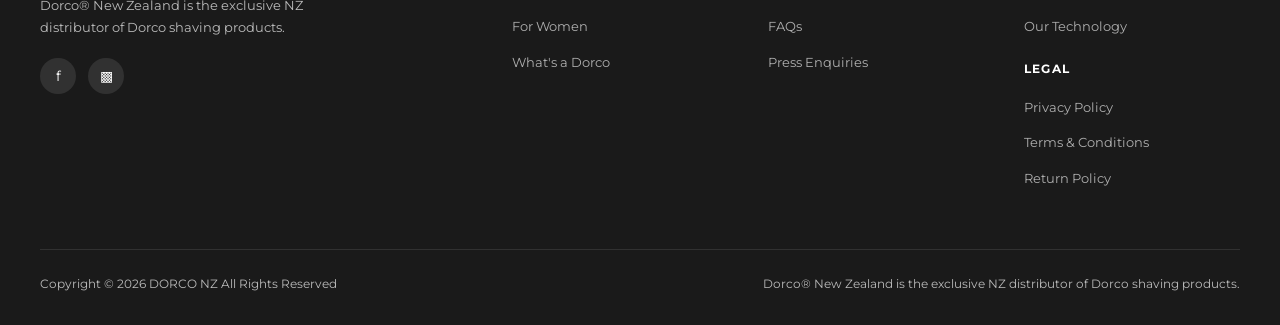
<file: products.html>
<!DOCTYPE html>
<html lang="en-NZ">
<head>
  <meta charset="UTF-8">
  <meta name="viewport" content="width=device-width, initial-scale=1.0">
  <title>Products – DORCO New Zealand</title>
  <meta name="description" content="Browse all DORCO razor systems and cartridges available in New Zealand. Men's and women's ranges.">
  <link rel="canonical" href="https://dorcorazors.co.nz/products">
  <meta property="og:type" content="website">
  <meta property="og:site_name" content="DORCO New Zealand">
  <meta property="og:title" content="Products – DORCO New Zealand">
  <meta property="og:description" content="Browse all DORCO razor systems and cartridges available in New Zealand. Men's and women's ranges.">
  <meta property="og:url" content="https://dorcorazors.co.nz/products">
  <meta property="og:image" content="https://dorcorazors.co.nz/images/homepage-banner.jpg">
  <meta name="twitter:card" content="summary_large_image">
  <link rel="stylesheet" href="css/style.css">
  <link rel="icon" href="images/logo.png" type="image/png">
</head>
<body>

<header>
  <div class="nav-inner">
    <a class="nav-logo" href="/"><img src="images/logo.png" alt="DORCO"></a>
    <a class="btn-checkout nav-cart nav-cart-mobile" href="cart" aria-label="Basket"><svg viewBox="0 0 24 24" width="16" height="16" fill="none" stroke="currentColor" stroke-width="2" stroke-linecap="round" stroke-linejoin="round" aria-hidden="true"><circle cx="9" cy="21" r="1"></circle><circle cx="20" cy="21" r="1"></circle><path d="M1 1h4l2.68 13.39a2 2 0 0 0 2 1.61h9.72a2 2 0 0 0 2-1.61L23 6H6"></path></svg><span class="cart-count" hidden>0</span></a>
    <button class="nav-toggle" aria-label="Menu">
      <span></span><span></span><span></span>
    </button>
    <ul class="nav-links">
      <li class="dropdown">
        <a href="products">Products</a>
        <ul class="dropdown-menu">
          <li class="sub-dropdown"><a href="men">Men ›</a>
            <ul class="sub-menu">
              <li><a href="men#systems">Razor Systems</a></li>
              <li><a href="men#cartridges">Razor Cartridges</a></li>
            </ul>
          </li>
          <li class="sub-dropdown"><a href="women">Women ›</a>
            <ul class="sub-menu">
              <li><a href="women#systems">Razor Systems</a></li>
              <li><a href="women#cartridges">Razor Cartridges</a></li>
            </ul>
          </li>
        </ul>
      </li>
      <li class="dropdown">
        <a href="about">About Us</a>
        <ul class="dropdown-menu">
          <li><a href="technology">Our Technology</a></li>
          <li><a href="contact">Press Enquiries</a></li>
        </ul>
      </li>
      <li><a href="contact">Contact</a></li>
      <li><a class="btn-checkout nav-cart" href="cart" aria-label="Basket"><svg viewBox="0 0 24 24" width="16" height="16" fill="none" stroke="currentColor" stroke-width="2" stroke-linecap="round" stroke-linejoin="round" aria-hidden="true"><circle cx="9" cy="21" r="1"></circle><circle cx="20" cy="21" r="1"></circle><path d="M1 1h4l2.68 13.39a2 2 0 0 0 2 1.61h9.72a2 2 0 0 0 2-1.61L23 6H6"></path></svg><span>Basket</span><span class="cart-count" hidden>0</span></a></li>
    </ul>
  </div>
</header>

<section class="page-hero">
  <div class="page-hero-inner">
    <h1>Products</h1>
    <p>Advanced shaving technology for every skin type and style.</p>

  </div>
</section>

<section class="section">
  <div class="section-inner">
    <h2>Choose your range</h2>
    <p>All our razors use advanced technology to get closer to your smartest shave. Our common docking system means any refill cartridge fits any handle.</p>

    <div class="category-cards">
      <div class="category-card">
        <img src="images/banner-men.jpg" alt="Men's Razors">
        <div class="category-card-content">
          <h2>Men</h2>
          <p>Get closer to your smartest shave. Take your pick of our razor selection and innovative blades.</p>
          <a href="men" class="btn btn-white">Learn more</a>
        </div>
      </div>
      <div class="category-card">
        <img src="images/banner-women.jpg" alt="Women's Razors">
        <div class="category-card-content">
          <h2>Women</h2>
          <p>Discover your perfect razor, designed to hug your curves and care for your skin.</p>
          <a href="women" class="btn btn-white">Learn more</a>
        </div>
      </div>
    </div>
  </div>
</section>

<section class="section bg-light">
  <div class="section-inner text-center">
    <h2>Don't just take our word for it</h2>
    <p style="margin:12px auto 0; max-width:600px;">How good are our razors? So good! Just ask these verified news organisations.</p>
    <div class="press-logos">
      <img src="images/press/press-logo1.jpg" alt="Press"><img src="images/press/press-logo2.jpg" alt="Press">
      <img src="images/press/press-logo3.jpg" alt="Press"><img src="images/press/press-logo4.jpg" alt="Press">
      <img src="images/press/press-logo5.jpg" alt="Press"><img src="images/press/press-logo6.jpg" alt="Press">
      <img src="images/press/press-logo7b.jpg" alt="Press"><img src="images/press/press-logo8.jpg" alt="Press">
    </div>
  </div>
</section>

<section class="signup-bar">
  <h2>Sign up to receive special deals on your favourite products:</h2>
  <form class="signup-form">
    <label class="visually-hidden" for="signup-email">Email address</label>
    <input type="email" id="signup-email" name="email" placeholder="Your email address" required>
    <button class="btn btn-green" type="submit">Sign Up</button>
  </form>
</section>

<footer>
  <div class="footer-inner">
    <div class="footer-top">
      <div class="footer-brand">
        <img class="footer-logo" src="images/logo.png" alt="DORCO">
        <p>Dorco® New Zealand is the exclusive NZ distributor of Dorco shaving products.</p>
        <div class="footer-social">
          <a href="https://www.facebook.com/DorcoRazorsNZ" aria-label="Facebook">f</a>
          <a href="https://www.instagram.com/dorconz/" aria-label="Instagram">&#9641;</a>
        </div>
      </div>
      <div class="footer-col">
        <h4>Get Closer</h4>
        <ul>
          <li><a href="men">For Men</a></li>
          <li><a href="women">For Women</a></li>
          <li><a href="about">What's a Dorco</a></li>
        </ul>
      </div>
      <div class="footer-col">
        <h4>Here to Help</h4>
        <ul>
          <li><a href="contact">Contact Us</a></li>
          <li><a href="faq">FAQs</a></li>
          <li><a href="contact">Press Enquiries</a></li>
        </ul>
      </div>
      <div class="footer-col">
        <h4>Company</h4>
        <ul>
          <li><a href="about">About Us</a></li>
          <li><a href="technology">Our Technology</a></li>
        </ul>
        <h4 style="margin-top:20px;">Legal</h4>
        <ul>
          <li><a href="privacy">Privacy Policy</a></li>
          <li><a href="terms">Terms &amp; Conditions</a></li>
          <li><a href="return-policy">Return Policy</a></li>
        </ul>
      </div>
    </div>
    <div class="footer-bottom">
      <span>Copyright &copy; 2026 DORCO NZ All Rights Reserved</span>
      <span>Dorco® New Zealand is the exclusive NZ distributor of Dorco shaving products.</span>
    </div>
  </div>
</footer>

<script src="js/site.js"></script>
<script src="js/cart.js"></script>

</body>
</html>
</file>
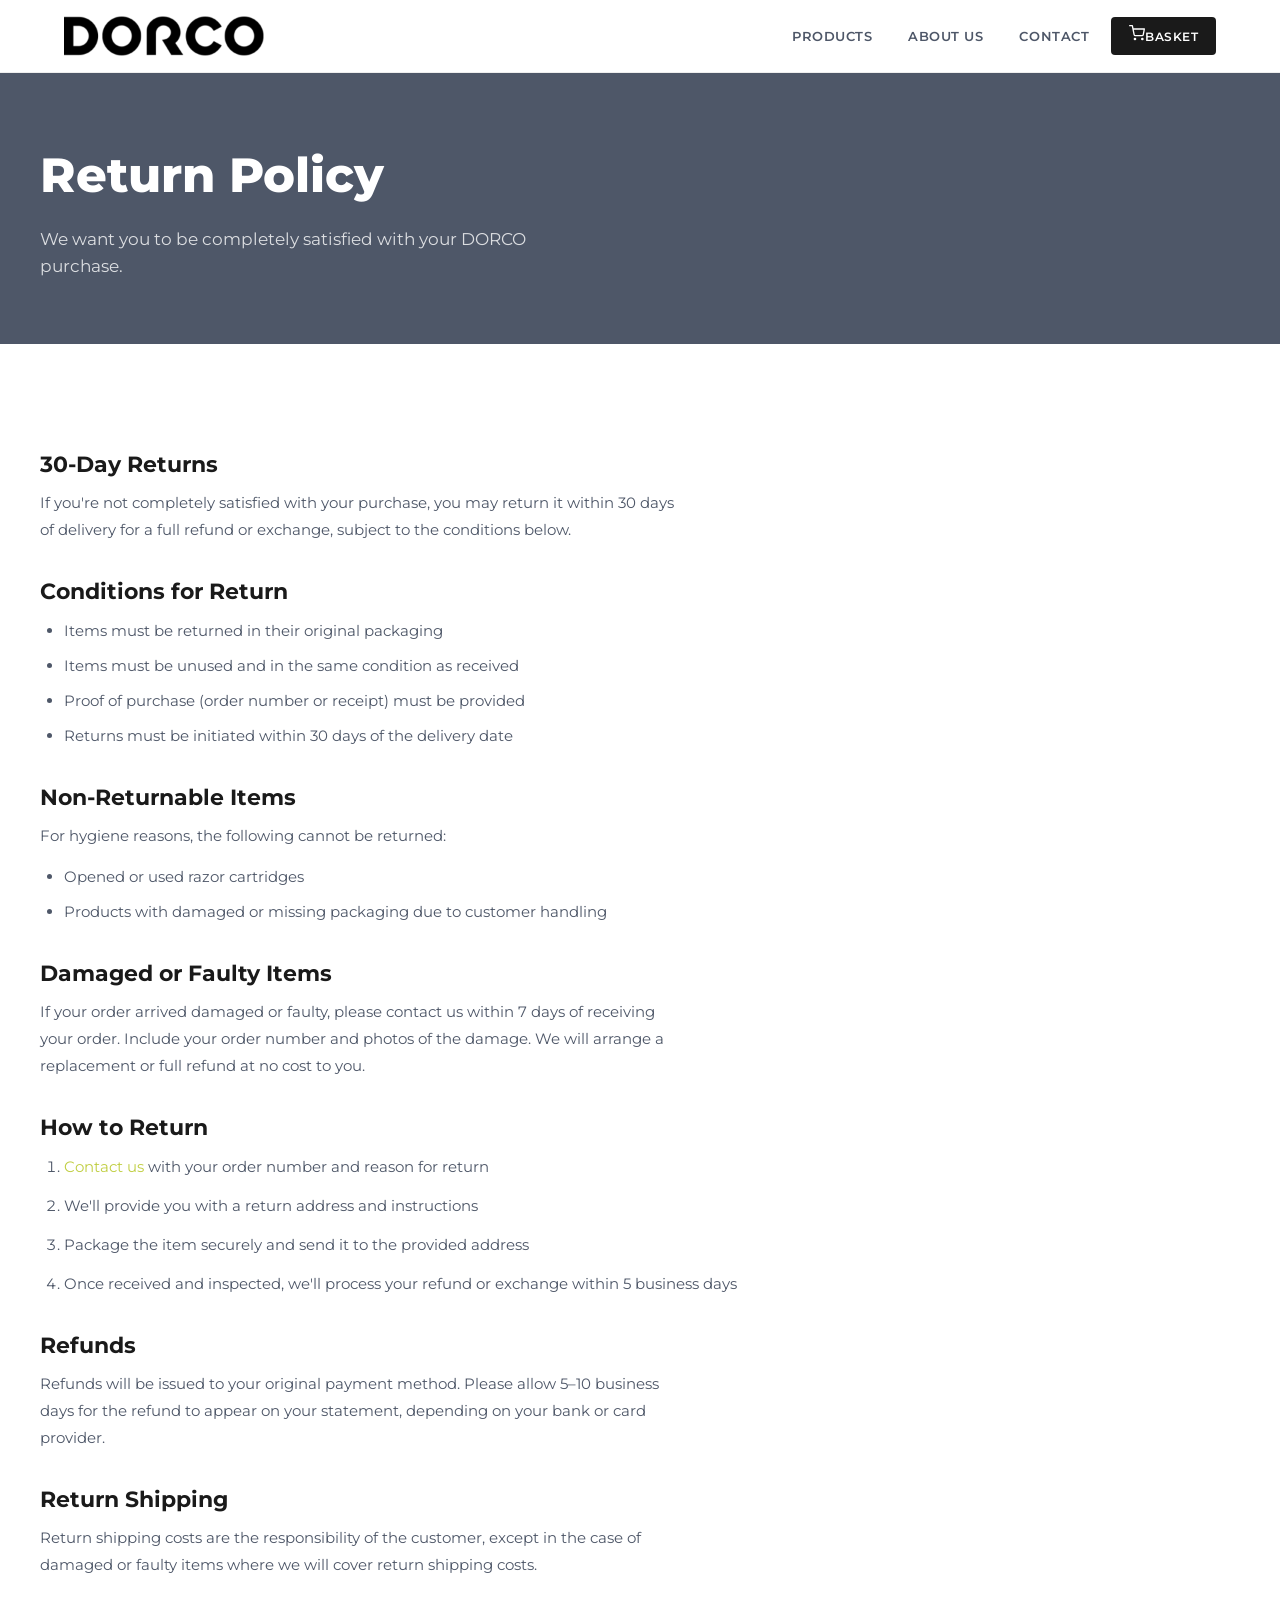
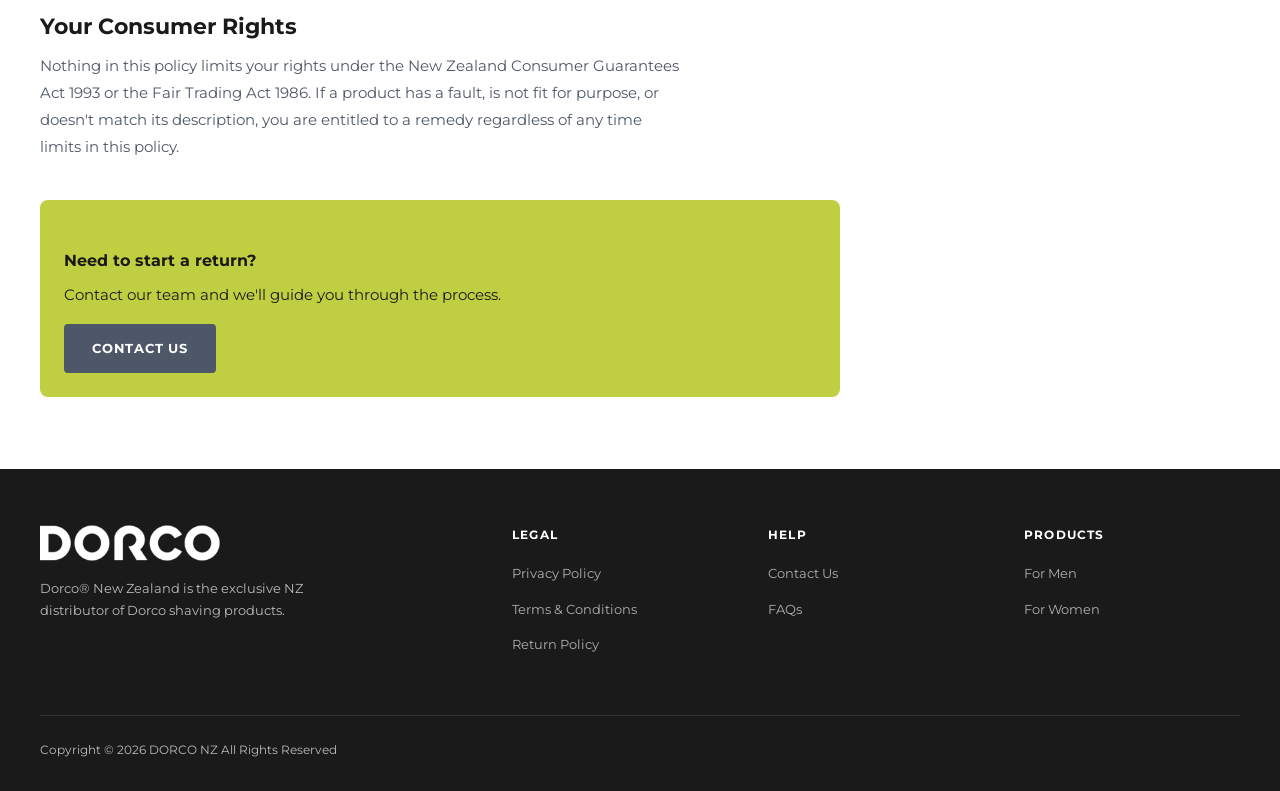
<file: return-policy.html>
<!DOCTYPE html>
<html lang="en-NZ">
<head>
  <meta charset="UTF-8">
  <meta name="viewport" content="width=device-width, initial-scale=1.0">
  <title>Return Policy – DORCO New Zealand</title>
  <meta name="description" content="How to return or exchange DORCO products bought in New Zealand.">
  <link rel="canonical" href="https://dorcorazors.co.nz/return-policy">
  <meta property="og:type" content="website">
  <meta property="og:site_name" content="DORCO New Zealand">
  <meta property="og:title" content="Return Policy – DORCO New Zealand">
  <meta property="og:description" content="How to return or exchange DORCO products bought in New Zealand.">
  <meta property="og:url" content="https://dorcorazors.co.nz/return-policy">
  <meta property="og:image" content="https://dorcorazors.co.nz/images/homepage-banner.jpg">
  <meta name="twitter:card" content="summary_large_image">
  <link rel="stylesheet" href="css/style.css">
  <link rel="icon" href="images/logo.png" type="image/png">
</head>
<body>

<header>
  <div class="nav-inner">
    <a class="nav-logo" href="/"><img src="images/logo.png" alt="DORCO"></a>
    <a class="btn-checkout nav-cart nav-cart-mobile" href="cart" aria-label="Basket"><svg viewBox="0 0 24 24" width="16" height="16" fill="none" stroke="currentColor" stroke-width="2" stroke-linecap="round" stroke-linejoin="round" aria-hidden="true"><circle cx="9" cy="21" r="1"></circle><circle cx="20" cy="21" r="1"></circle><path d="M1 1h4l2.68 13.39a2 2 0 0 0 2 1.61h9.72a2 2 0 0 0 2-1.61L23 6H6"></path></svg><span class="cart-count" hidden>0</span></a>
    <button class="nav-toggle" aria-label="Menu">
      <span></span><span></span><span></span>
    </button>
    <ul class="nav-links">
      <li class="dropdown">
        <a href="products">Products</a>
        <ul class="dropdown-menu">
          <li><a href="men">Men</a></li>
          <li><a href="women">Women</a></li>
        </ul>
      </li>
      <li class="dropdown">
        <a href="about">About Us</a>
        <ul class="dropdown-menu">
          <li><a href="technology">Our Technology</a></li>
        </ul>
      </li>
      <li><a href="contact">Contact</a></li>
      <li><a class="btn-checkout nav-cart" href="cart" aria-label="Basket"><svg viewBox="0 0 24 24" width="16" height="16" fill="none" stroke="currentColor" stroke-width="2" stroke-linecap="round" stroke-linejoin="round" aria-hidden="true"><circle cx="9" cy="21" r="1"></circle><circle cx="20" cy="21" r="1"></circle><path d="M1 1h4l2.68 13.39a2 2 0 0 0 2 1.61h9.72a2 2 0 0 0 2-1.61L23 6H6"></path></svg><span>Basket</span><span class="cart-count" hidden>0</span></a></li>
    </ul>
  </div>
</header>

<section class="page-hero">
  <div class="page-hero-inner">
    <h1>Return Policy</h1>
    <p>We want you to be completely satisfied with your DORCO purchase.</p>
  </div>
</section>

<section class="section">
  <div class="section-inner">
    <div class="legal-content">

      <h2>30-Day Returns</h2>
      <p>If you're not completely satisfied with your purchase, you may return it within 30 days of delivery for a full refund or exchange, subject to the conditions below.</p>

      <h2>Conditions for Return</h2>
      <ul>
        <li>Items must be returned in their original packaging</li>
        <li>Items must be unused and in the same condition as received</li>
        <li>Proof of purchase (order number or receipt) must be provided</li>
        <li>Returns must be initiated within 30 days of the delivery date</li>
      </ul>

      <h2>Non-Returnable Items</h2>
      <p>For hygiene reasons, the following cannot be returned:</p>
      <ul>
        <li>Opened or used razor cartridges</li>
        <li>Products with damaged or missing packaging due to customer handling</li>
      </ul>

      <h2>Damaged or Faulty Items</h2>
      <p>If your order arrived damaged or faulty, please contact us within 7 days of receiving your order. Include your order number and photos of the damage. We will arrange a replacement or full refund at no cost to you.</p>

      <h2>How to Return</h2>
      <ol style="margin: 12px 0 16px 24px;">
        <li style="margin-bottom:12px; font-size:15px; line-height:1.8;"><a href="contact" style="color:var(--green);">Contact us</a> with your order number and reason for return</li>
        <li style="margin-bottom:12px; font-size:15px; line-height:1.8;">We'll provide you with a return address and instructions</li>
        <li style="margin-bottom:12px; font-size:15px; line-height:1.8;">Package the item securely and send it to the provided address</li>
        <li style="margin-bottom:12px; font-size:15px; line-height:1.8;">Once received and inspected, we'll process your refund or exchange within 5 business days</li>
      </ol>

      <h2>Refunds</h2>
      <p>Refunds will be issued to your original payment method. Please allow 5–10 business days for the refund to appear on your statement, depending on your bank or card provider.</p>

      <h2>Return Shipping</h2>
      <p>Return shipping costs are the responsibility of the customer, except in the case of damaged or faulty items where we will cover return shipping costs.</p>

      <h2>Your Consumer Rights</h2>
      <p>Nothing in this policy limits your rights under the New Zealand Consumer Guarantees Act 1993 or the Fair Trading Act 1986. If a product has a fault, is not fit for purpose, or doesn't match its description, you are entitled to a remedy regardless of any time limits in this policy.</p>

      <div style="margin-top:40px; padding:24px; background:var(--green); border-radius:8px;">
        <h3 style="color:var(--black); font-size:16px; margin-bottom:8px;">Need to start a return?</h3>
        <p style="color:var(--black); margin-bottom:16px; max-width:100%;">Contact our team and we'll guide you through the process.</p>
        <a href="contact" class="btn btn-primary">Contact Us</a>
      </div>

    </div>
  </div>
</section>

<footer>
  <div class="footer-inner">
    <div class="footer-top">
      <div class="footer-brand">
        <img class="footer-logo" src="images/logo.png" alt="DORCO">
        <p>Dorco® New Zealand is the exclusive NZ distributor of Dorco shaving products.</p>
      </div>
      <div class="footer-col">
        <h4>Legal</h4>
        <ul>
          <li><a href="privacy">Privacy Policy</a></li>
          <li><a href="terms">Terms &amp; Conditions</a></li>
          <li><a href="return-policy">Return Policy</a></li>
        </ul>
      </div>
      <div class="footer-col">
        <h4>Help</h4>
        <ul>
          <li><a href="contact">Contact Us</a></li>
          <li><a href="faq">FAQs</a></li>
        </ul>
      </div>
      <div class="footer-col">
        <h4>Products</h4>
        <ul>
          <li><a href="men">For Men</a></li>
          <li><a href="women">For Women</a></li>
        </ul>
      </div>
    </div>
    <div class="footer-bottom">
      <span>Copyright &copy; 2026 DORCO NZ All Rights Reserved</span>
    </div>
  </div>
</footer>

<script src="js/site.js"></script>
<script src="js/cart.js"></script>

</body>
</html>
</file>
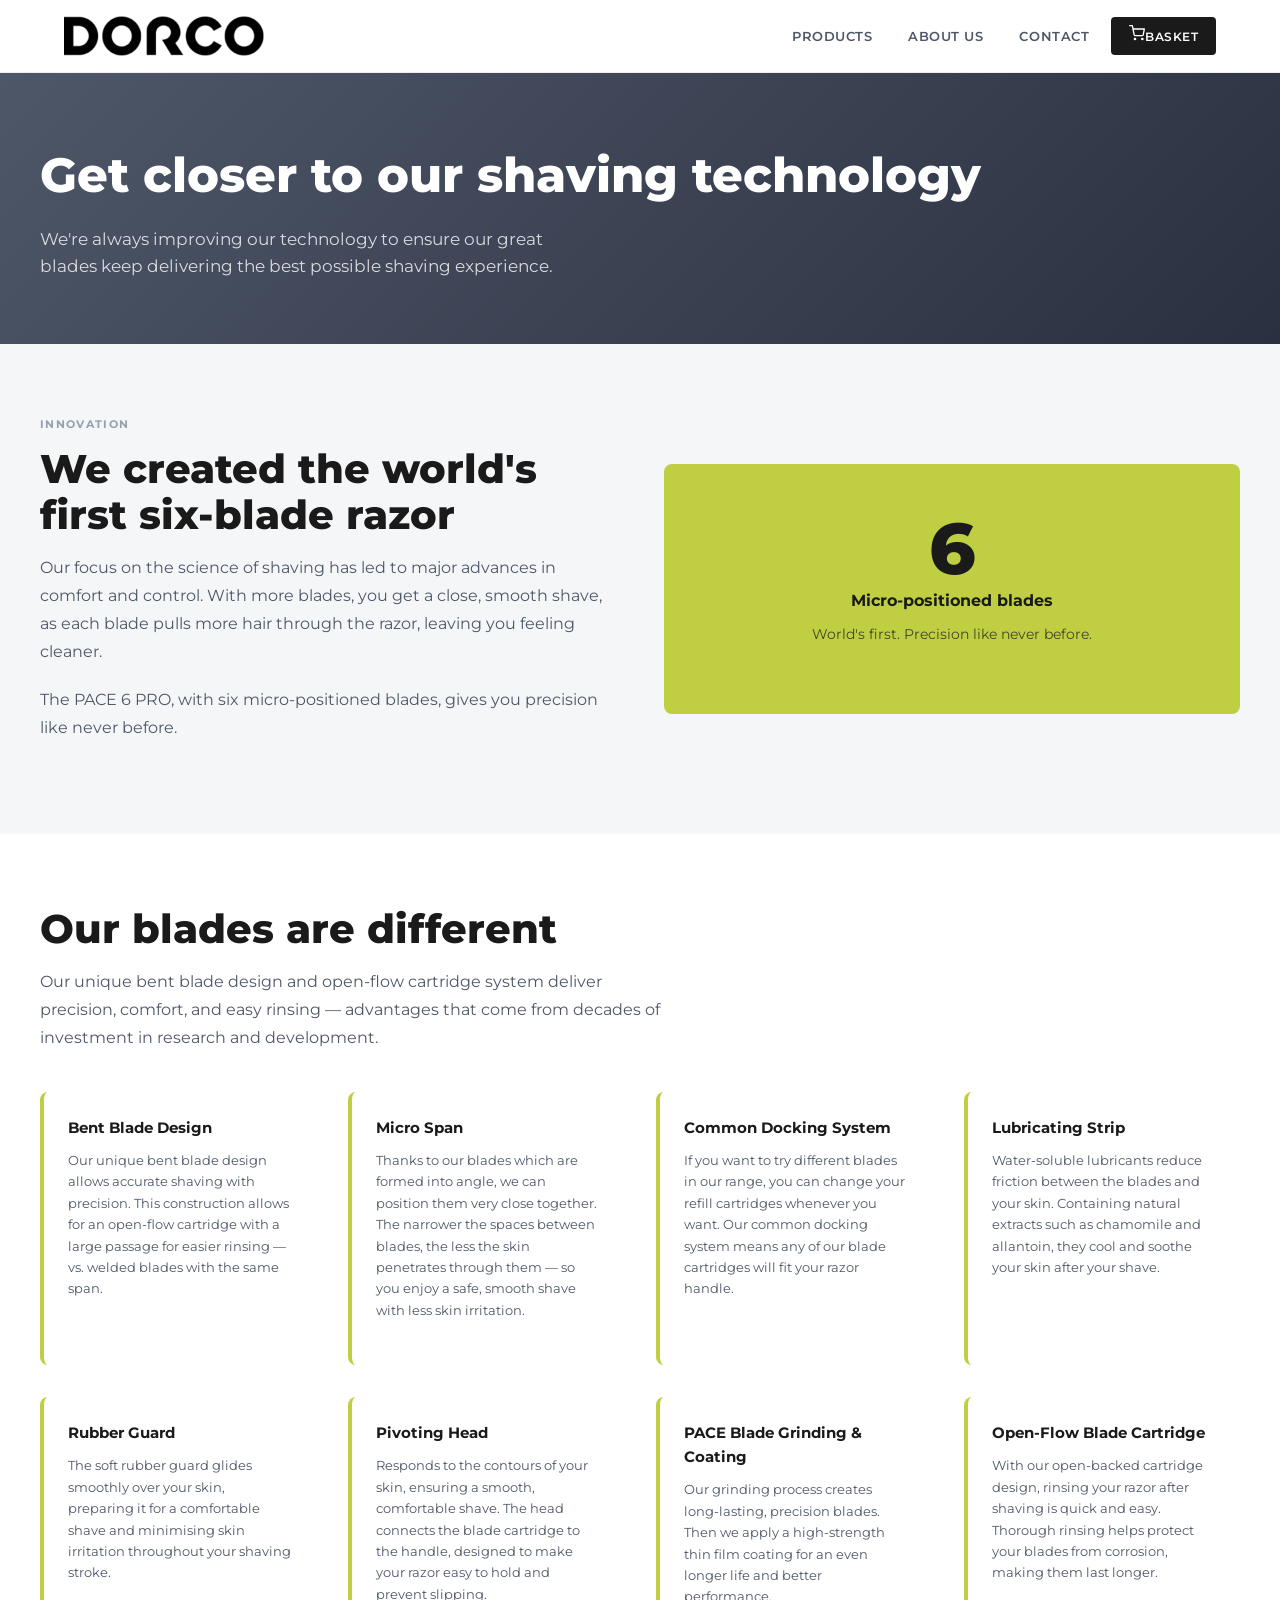
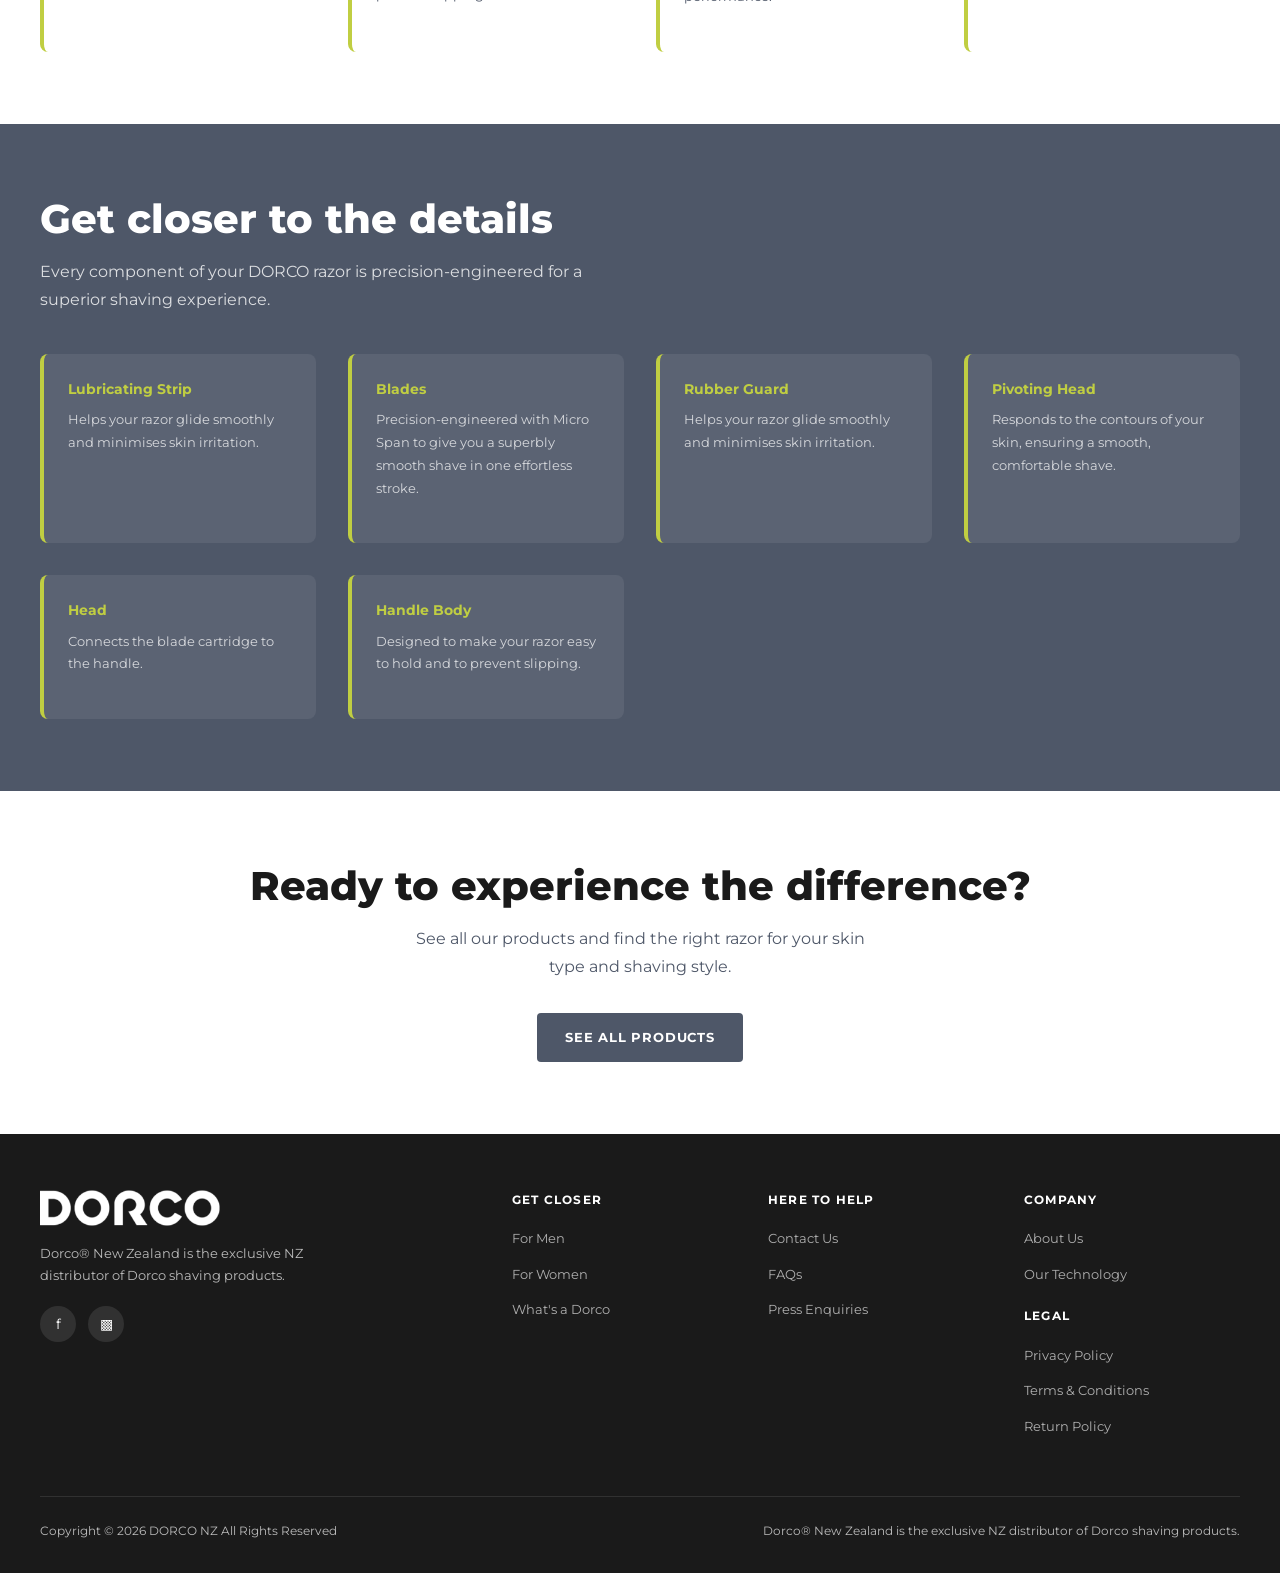
<file: technology.html>
<!DOCTYPE html>
<html lang="en-NZ">
<head>
  <meta charset="UTF-8">
  <meta name="viewport" content="width=device-width, initial-scale=1.0">
  <title>Our Technology – DORCO New Zealand</title>
  <meta name="description" content="The science behind DORCO razors. Bent blade design, micro span, lubricating strip, common docking system and more.">
  <link rel="canonical" href="https://dorcorazors.co.nz/technology">
  <meta property="og:type" content="website">
  <meta property="og:site_name" content="DORCO New Zealand">
  <meta property="og:title" content="Our Technology – DORCO New Zealand">
  <meta property="og:description" content="The science behind DORCO razors. Bent blade design, micro span, lubricating strip, common docking system and more.">
  <meta property="og:url" content="https://dorcorazors.co.nz/technology">
  <meta property="og:image" content="https://dorcorazors.co.nz/images/homepage-banner.jpg">
  <meta name="twitter:card" content="summary_large_image">
  <link rel="stylesheet" href="css/style.css">
  <link rel="icon" href="images/logo.png" type="image/png">
</head>
<body>

<header>
  <div class="nav-inner">
    <a class="nav-logo" href="/"><img src="images/logo.png" alt="DORCO"></a>
    <a class="btn-checkout nav-cart nav-cart-mobile" href="cart" aria-label="Basket"><svg viewBox="0 0 24 24" width="16" height="16" fill="none" stroke="currentColor" stroke-width="2" stroke-linecap="round" stroke-linejoin="round" aria-hidden="true"><circle cx="9" cy="21" r="1"></circle><circle cx="20" cy="21" r="1"></circle><path d="M1 1h4l2.68 13.39a2 2 0 0 0 2 1.61h9.72a2 2 0 0 0 2-1.61L23 6H6"></path></svg><span class="cart-count" hidden>0</span></a>
    <button class="nav-toggle" aria-label="Menu">
      <span></span><span></span><span></span>
    </button>
    <ul class="nav-links">
      <li class="dropdown">
        <a href="products">Products</a>
        <ul class="dropdown-menu">
          <li class="sub-dropdown"><a href="men">Men ›</a>
            <ul class="sub-menu">
              <li><a href="men#systems">Razor Systems</a></li>
              <li><a href="men#cartridges">Razor Cartridges</a></li>
            </ul>
          </li>
          <li class="sub-dropdown"><a href="women">Women ›</a>
            <ul class="sub-menu">
              <li><a href="women#systems">Razor Systems</a></li>
              <li><a href="women#cartridges">Razor Cartridges</a></li>
            </ul>
          </li>
        </ul>
      </li>
      <li class="dropdown">
        <a href="about">About Us</a>
        <ul class="dropdown-menu">
          <li><a href="technology">Our Technology</a></li>
          <li><a href="contact">Press Enquiries</a></li>
        </ul>
      </li>
      <li><a href="contact">Contact</a></li>
      <li><a class="btn-checkout nav-cart" href="cart" aria-label="Basket"><svg viewBox="0 0 24 24" width="16" height="16" fill="none" stroke="currentColor" stroke-width="2" stroke-linecap="round" stroke-linejoin="round" aria-hidden="true"><circle cx="9" cy="21" r="1"></circle><circle cx="20" cy="21" r="1"></circle><path d="M1 1h4l2.68 13.39a2 2 0 0 0 2 1.61h9.72a2 2 0 0 0 2-1.61L23 6H6"></path></svg><span>Basket</span><span class="cart-count" hidden>0</span></a></li>
    </ul>
  </div>
</header>

<section class="page-hero" style="background: linear-gradient(135deg, var(--dark) 0%, #2a3040 100%);">
  <div class="page-hero-inner">
    <h1>Get closer to our shaving technology</h1>
    <p>We're always improving our technology to ensure our great blades keep delivering the best possible shaving experience.</p>
  </div>
</section>

<!-- INNOVATION CALLOUT -->
<section class="section bg-light">
  <div class="section-inner">
    <div class="split">
      <div>
        <div class="section-label">Innovation</div>
        <h2>We created the world's first six-blade razor</h2>
        <p>Our focus on the science of shaving has led to major advances in comfort and control. With more blades, you get a close, smooth shave, as each blade pulls more hair through the razor, leaving you feeling cleaner.</p>
        <p>The PACE 6 PRO, with six micro-positioned blades, gives you precision like never before.</p>
      </div>
      <div style="display:flex; align-items:center; justify-content:center;">
        <div style="text-align:center; padding:48px 32px; background: var(--green); border-radius:8px; width:100%;">
          <div style="font-size:72px; font-weight:800; color:var(--black); line-height:1;">6</div>
          <div style="font-size:16px; font-weight:700; color:var(--black); margin-top:4px;">Micro-positioned blades</div>
          <p style="color:var(--black); opacity:0.75; margin-top:8px; font-size:14px; max-width:100%;">World's first. Precision like never before.</p>
        </div>
      </div>
    </div>
  </div>
</section>

<!-- TECH FEATURES -->
<section class="section">
  <div class="section-inner">
    <h2>Our blades are different</h2>
    <p style="max-width:640px; margin-bottom:40px;">Our unique bent blade design and open-flow cartridge system deliver precision, comfort, and easy rinsing — advantages that come from decades of investment in research and development.</p>

    <div class="tech-grid">

      <div class="tech-item">
        <h3>Bent Blade Design</h3>
        <p>Our unique bent blade design allows accurate shaving with precision. This construction allows for an open-flow cartridge with a large passage for easier rinsing — vs. welded blades with the same span.</p>
      </div>

      <div class="tech-item">
        <h3>Micro Span</h3>
        <p>Thanks to our blades which are formed into angle, we can position them very close together. The narrower the spaces between blades, the less the skin penetrates through them — so you enjoy a safe, smooth shave with less skin irritation.</p>
      </div>

      <div class="tech-item">
        <h3>Common Docking System</h3>
        <p>If you want to try different blades in our range, you can change your refill cartridges whenever you want. Our common docking system means any of our blade cartridges will fit your razor handle.</p>
      </div>

      <div class="tech-item">
        <h3>Lubricating Strip</h3>
        <p>Water-soluble lubricants reduce friction between the blades and your skin. Containing natural extracts such as chamomile and allantoin, they cool and soothe your skin after your shave.</p>
      </div>

      <div class="tech-item">
        <h3>Rubber Guard</h3>
        <p>The soft rubber guard glides smoothly over your skin, preparing it for a comfortable shave and minimising skin irritation throughout your shaving stroke.</p>
      </div>

      <div class="tech-item">
        <h3>Pivoting Head</h3>
        <p>Responds to the contours of your skin, ensuring a smooth, comfortable shave. The head connects the blade cartridge to the handle, designed to make your razor easy to hold and prevent slipping.</p>
      </div>

      <div class="tech-item">
        <h3>PACE Blade Grinding &amp; Coating</h3>
        <p>Our grinding process creates long-lasting, precision blades. Then we apply a high-strength thin film coating for an even longer life and better performance.</p>
      </div>

      <div class="tech-item">
        <h3>Open-Flow Blade Cartridge</h3>
        <p>With our open-backed cartridge design, rinsing your razor after shaving is quick and easy. Thorough rinsing helps protect your blades from corrosion, making them last longer.</p>
      </div>

    </div>
  </div>
</section>

<!-- RAZOR ANATOMY -->
<section class="section bg-dark">
  <div class="section-inner">
    <h2>Get closer to the details</h2>
    <p style="opacity:0.8; max-width:600px; margin-bottom:40px;">Every component of your DORCO razor is precision-engineered for a superior shaving experience.</p>
    <div class="tech-grid" style="--green: #c0ce42;">
      <div style="padding:24px; background:rgba(255,255,255,0.07); border-radius:8px; border-left:4px solid var(--green);">
        <h3 style="color:var(--green); font-size:14px; margin-bottom:8px;">Lubricating Strip</h3>
        <p style="font-size:13px; color:rgba(255,255,255,0.75);">Helps your razor glide smoothly and minimises skin irritation.</p>
      </div>
      <div style="padding:24px; background:rgba(255,255,255,0.07); border-radius:8px; border-left:4px solid var(--green);">
        <h3 style="color:var(--green); font-size:14px; margin-bottom:8px;">Blades</h3>
        <p style="font-size:13px; color:rgba(255,255,255,0.75);">Precision-engineered with Micro Span to give you a superbly smooth shave in one effortless stroke.</p>
      </div>
      <div style="padding:24px; background:rgba(255,255,255,0.07); border-radius:8px; border-left:4px solid var(--green);">
        <h3 style="color:var(--green); font-size:14px; margin-bottom:8px;">Rubber Guard</h3>
        <p style="font-size:13px; color:rgba(255,255,255,0.75);">Helps your razor glide smoothly and minimises skin irritation.</p>
      </div>
      <div style="padding:24px; background:rgba(255,255,255,0.07); border-radius:8px; border-left:4px solid var(--green);">
        <h3 style="color:var(--green); font-size:14px; margin-bottom:8px;">Pivoting Head</h3>
        <p style="font-size:13px; color:rgba(255,255,255,0.75);">Responds to the contours of your skin, ensuring a smooth, comfortable shave.</p>
      </div>
      <div style="padding:24px; background:rgba(255,255,255,0.07); border-radius:8px; border-left:4px solid var(--green);">
        <h3 style="color:var(--green); font-size:14px; margin-bottom:8px;">Head</h3>
        <p style="font-size:13px; color:rgba(255,255,255,0.75);">Connects the blade cartridge to the handle.</p>
      </div>
      <div style="padding:24px; background:rgba(255,255,255,0.07); border-radius:8px; border-left:4px solid var(--green);">
        <h3 style="color:var(--green); font-size:14px; margin-bottom:8px;">Handle Body</h3>
        <p style="font-size:13px; color:rgba(255,255,255,0.75);">Designed to make your razor easy to hold and to prevent slipping.</p>
      </div>
    </div>
  </div>
</section>

<section class="section text-center">
  <div class="section-inner">
    <h2>Ready to experience the difference?</h2>
    <p style="margin: 12px auto 32px; max-width:480px;">See all our products and find the right razor for your skin type and shaving style.</p>
    <a href="products" class="btn btn-primary">See all products</a>
  </div>
</section>

<footer>
  <div class="footer-inner">
    <div class="footer-top">
      <div class="footer-brand">
        <img class="footer-logo" src="images/logo.png" alt="DORCO">
        <p>Dorco® New Zealand is the exclusive NZ distributor of Dorco shaving products.</p>
        <div class="footer-social">
          <a href="https://www.facebook.com/DorcoRazorsNZ" aria-label="Facebook">f</a>
          <a href="https://www.instagram.com/dorconz/" aria-label="Instagram">&#9641;</a>
        </div>
      </div>
      <div class="footer-col">
        <h4>Get Closer</h4>
        <ul>
          <li><a href="men">For Men</a></li>
          <li><a href="women">For Women</a></li>
          <li><a href="about">What's a Dorco</a></li>
        </ul>
      </div>
      <div class="footer-col">
        <h4>Here to Help</h4>
        <ul>
          <li><a href="contact">Contact Us</a></li>
          <li><a href="faq">FAQs</a></li>
          <li><a href="contact">Press Enquiries</a></li>
        </ul>
      </div>
      <div class="footer-col">
        <h4>Company</h4>
        <ul>
          <li><a href="about">About Us</a></li>
          <li><a href="technology">Our Technology</a></li>
        </ul>
        <h4 style="margin-top:20px;">Legal</h4>
        <ul>
          <li><a href="privacy">Privacy Policy</a></li>
          <li><a href="terms">Terms &amp; Conditions</a></li>
          <li><a href="return-policy">Return Policy</a></li>
        </ul>
      </div>
    </div>
    <div class="footer-bottom">
      <span>Copyright &copy; 2026 DORCO NZ All Rights Reserved</span>
      <span>Dorco® New Zealand is the exclusive NZ distributor of Dorco shaving products.</span>
    </div>
  </div>
</footer>

<script src="js/site.js"></script>
<script src="js/cart.js"></script>

</body>
</html>
</file>
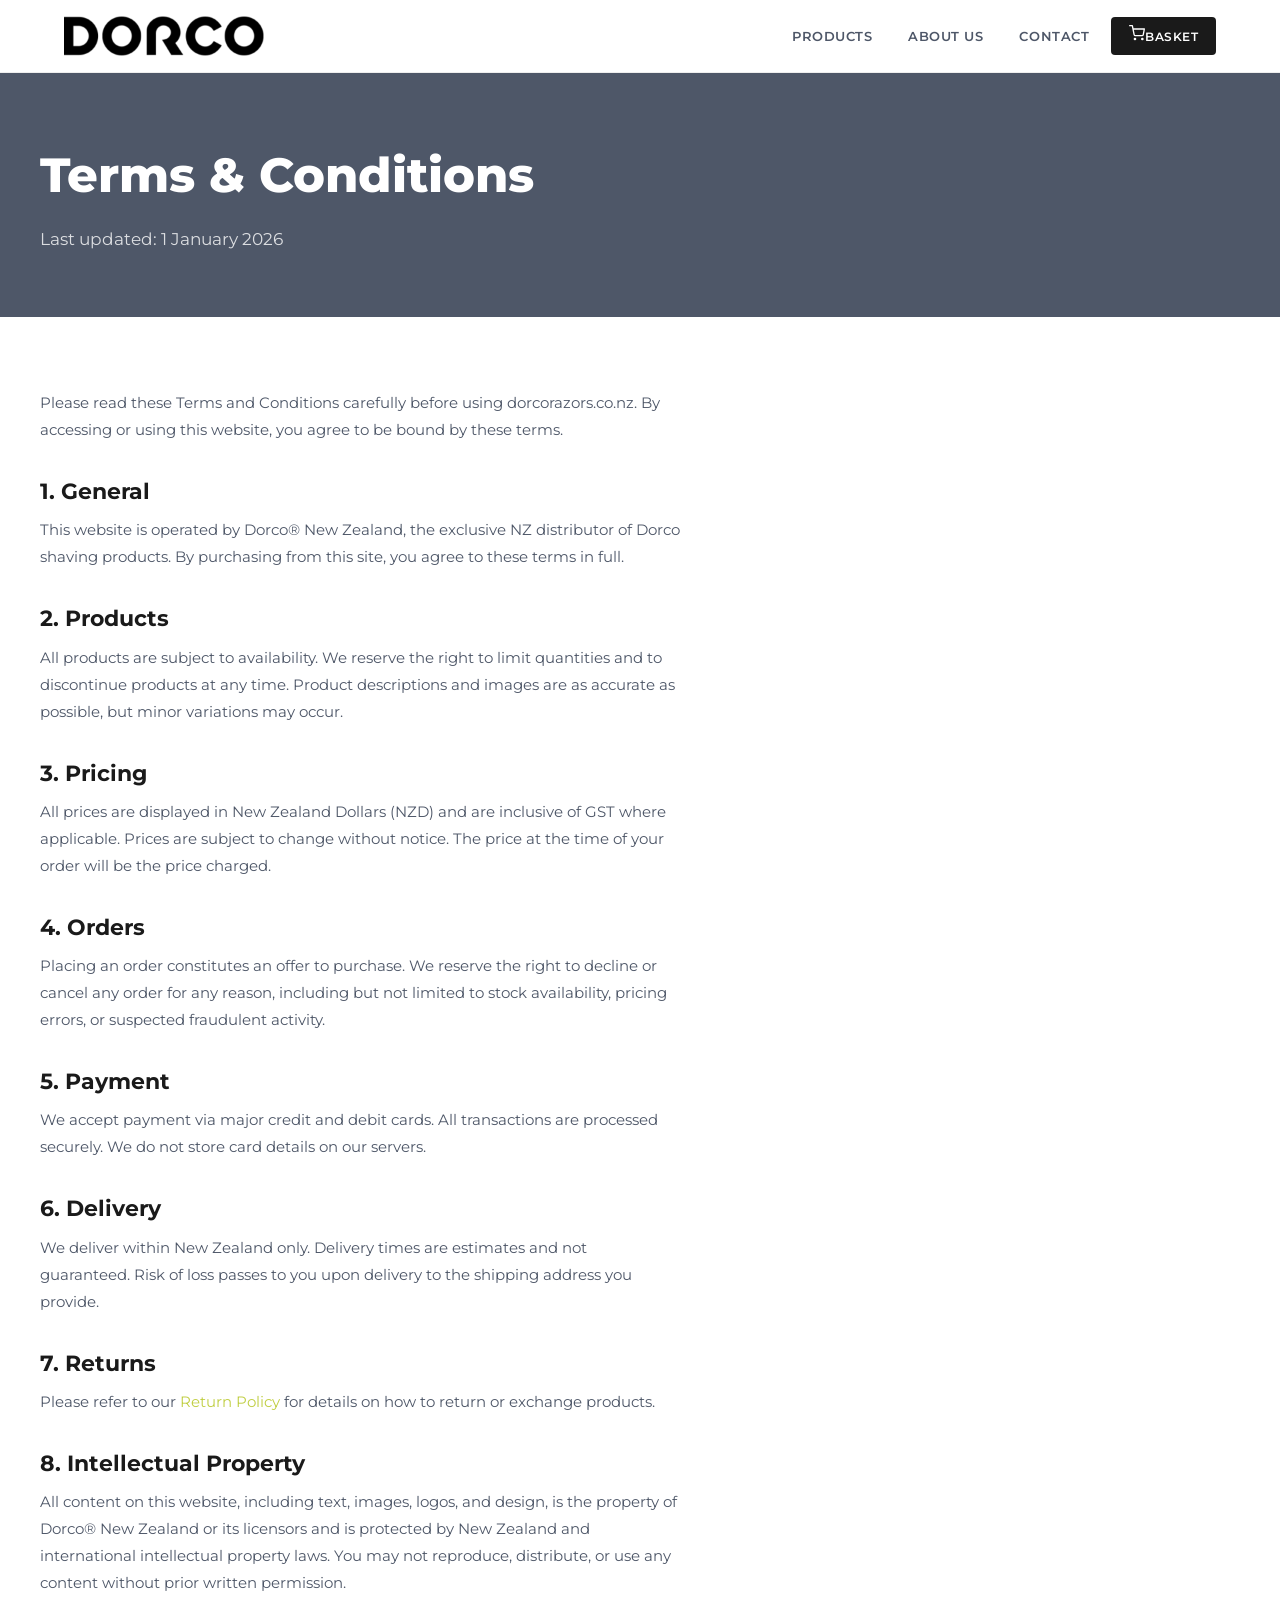
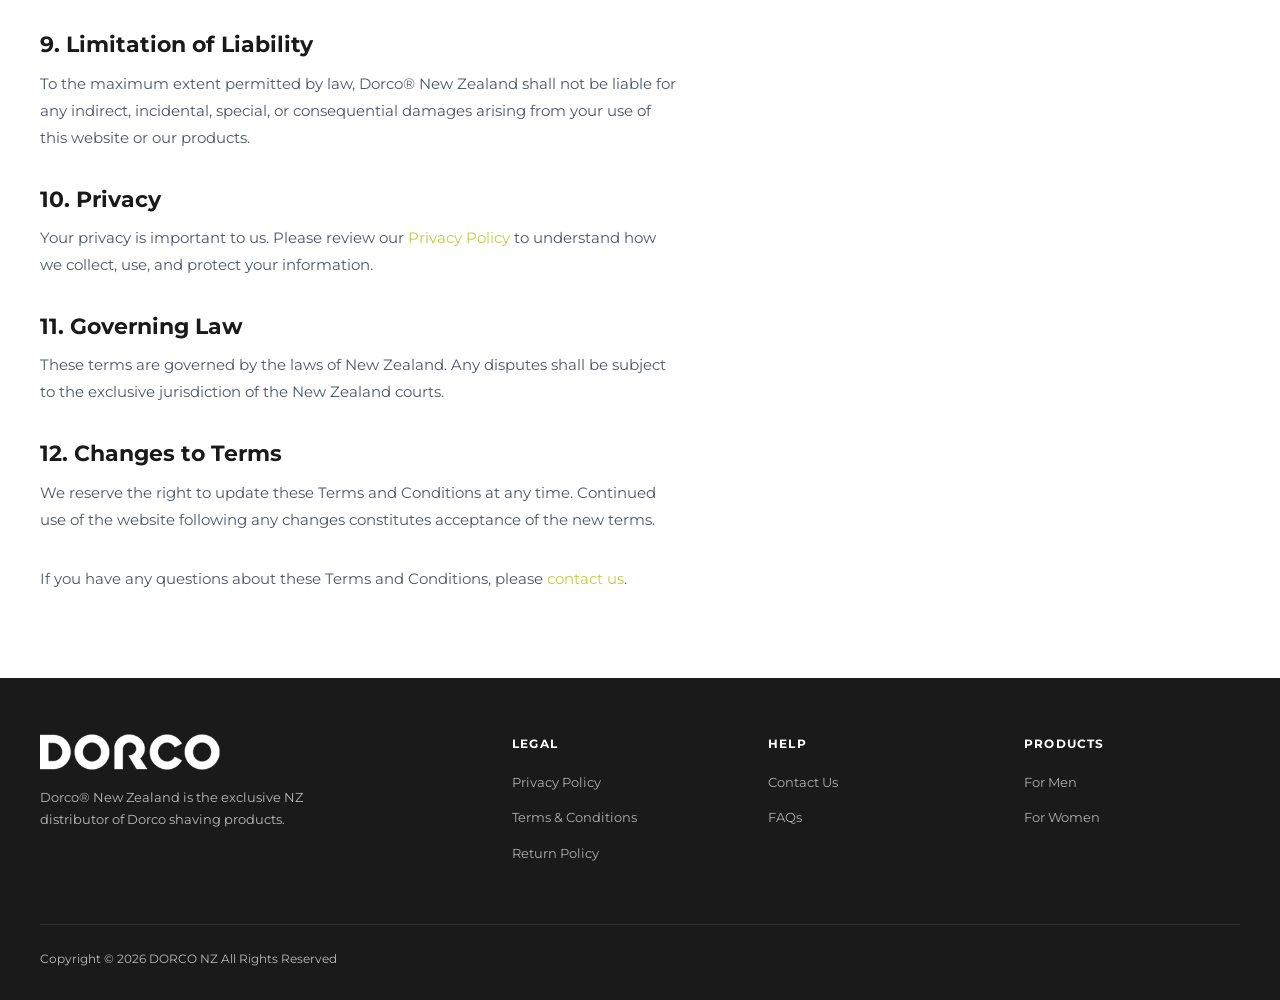
<file: terms.html>
<!DOCTYPE html>
<html lang="en-NZ">
<head>
  <meta charset="UTF-8">
  <meta name="viewport" content="width=device-width, initial-scale=1.0">
  <title>Terms &amp; Conditions – DORCO New Zealand</title>
  <meta name="description" content="Terms and conditions for purchasing from DORCO New Zealand.">
  <link rel="canonical" href="https://dorcorazors.co.nz/terms">
  <meta property="og:type" content="website">
  <meta property="og:site_name" content="DORCO New Zealand">
  <meta property="og:title" content="Terms &amp; Conditions – DORCO New Zealand">
  <meta property="og:description" content="Terms and conditions for purchasing from DORCO New Zealand.">
  <meta property="og:url" content="https://dorcorazors.co.nz/terms">
  <meta property="og:image" content="https://dorcorazors.co.nz/images/homepage-banner.jpg">
  <meta name="twitter:card" content="summary_large_image">
  <link rel="stylesheet" href="css/style.css">
  <link rel="icon" href="images/logo.png" type="image/png">
</head>
<body>

<header>
  <div class="nav-inner">
    <a class="nav-logo" href="/"><img src="images/logo.png" alt="DORCO"></a>
    <a class="btn-checkout nav-cart nav-cart-mobile" href="cart" aria-label="Basket"><svg viewBox="0 0 24 24" width="16" height="16" fill="none" stroke="currentColor" stroke-width="2" stroke-linecap="round" stroke-linejoin="round" aria-hidden="true"><circle cx="9" cy="21" r="1"></circle><circle cx="20" cy="21" r="1"></circle><path d="M1 1h4l2.68 13.39a2 2 0 0 0 2 1.61h9.72a2 2 0 0 0 2-1.61L23 6H6"></path></svg><span class="cart-count" hidden>0</span></a>
    <button class="nav-toggle" aria-label="Menu">
      <span></span><span></span><span></span>
    </button>
    <ul class="nav-links">
      <li class="dropdown">
        <a href="products">Products</a>
        <ul class="dropdown-menu">
          <li><a href="men">Men</a></li>
          <li><a href="women">Women</a></li>
        </ul>
      </li>
      <li class="dropdown">
        <a href="about">About Us</a>
        <ul class="dropdown-menu">
          <li><a href="technology">Our Technology</a></li>
          <li><a href="contact">Press Enquiries</a></li>
        </ul>
      </li>
      <li><a href="contact">Contact</a></li>
      <li><a class="btn-checkout nav-cart" href="cart" aria-label="Basket"><svg viewBox="0 0 24 24" width="16" height="16" fill="none" stroke="currentColor" stroke-width="2" stroke-linecap="round" stroke-linejoin="round" aria-hidden="true"><circle cx="9" cy="21" r="1"></circle><circle cx="20" cy="21" r="1"></circle><path d="M1 1h4l2.68 13.39a2 2 0 0 0 2 1.61h9.72a2 2 0 0 0 2-1.61L23 6H6"></path></svg><span>Basket</span><span class="cart-count" hidden>0</span></a></li>
    </ul>
  </div>
</header>

<section class="page-hero">
  <div class="page-hero-inner">
    <h1>Terms &amp; Conditions</h1>
    <p>Last updated: 1 January 2026</p>
  </div>
</section>

<section class="section">
  <div class="section-inner">
    <div class="legal-content">
      <p>Please read these Terms and Conditions carefully before using dorcorazors.co.nz. By accessing or using this website, you agree to be bound by these terms.</p>

      <h2>1. General</h2>
      <p>This website is operated by Dorco® New Zealand, the exclusive NZ distributor of Dorco shaving products. By purchasing from this site, you agree to these terms in full.</p>

      <h2>2. Products</h2>
      <p>All products are subject to availability. We reserve the right to limit quantities and to discontinue products at any time. Product descriptions and images are as accurate as possible, but minor variations may occur.</p>

      <h2>3. Pricing</h2>
      <p>All prices are displayed in New Zealand Dollars (NZD) and are inclusive of GST where applicable. Prices are subject to change without notice. The price at the time of your order will be the price charged.</p>

      <h2>4. Orders</h2>
      <p>Placing an order constitutes an offer to purchase. We reserve the right to decline or cancel any order for any reason, including but not limited to stock availability, pricing errors, or suspected fraudulent activity.</p>

      <h2>5. Payment</h2>
      <p>We accept payment via major credit and debit cards. All transactions are processed securely. We do not store card details on our servers.</p>

      <h2>6. Delivery</h2>
      <p>We deliver within New Zealand only. Delivery times are estimates and not guaranteed. Risk of loss passes to you upon delivery to the shipping address you provide.</p>

      <h2>7. Returns</h2>
      <p>Please refer to our <a href="return-policy" style="color:var(--green);">Return Policy</a> for details on how to return or exchange products.</p>

      <h2>8. Intellectual Property</h2>
      <p>All content on this website, including text, images, logos, and design, is the property of Dorco® New Zealand or its licensors and is protected by New Zealand and international intellectual property laws. You may not reproduce, distribute, or use any content without prior written permission.</p>

      <h2>9. Limitation of Liability</h2>
      <p>To the maximum extent permitted by law, Dorco® New Zealand shall not be liable for any indirect, incidental, special, or consequential damages arising from your use of this website or our products.</p>

      <h2>10. Privacy</h2>
      <p>Your privacy is important to us. Please review our <a href="privacy" style="color:var(--green);">Privacy Policy</a> to understand how we collect, use, and protect your information.</p>

      <h2>11. Governing Law</h2>
      <p>These terms are governed by the laws of New Zealand. Any disputes shall be subject to the exclusive jurisdiction of the New Zealand courts.</p>

      <h2>12. Changes to Terms</h2>
      <p>We reserve the right to update these Terms and Conditions at any time. Continued use of the website following any changes constitutes acceptance of the new terms.</p>

      <p style="margin-top:32px;">If you have any questions about these Terms and Conditions, please <a href="contact" style="color:var(--green);">contact us</a>.</p>
    </div>
  </div>
</section>

<footer>
  <div class="footer-inner">
    <div class="footer-top">
      <div class="footer-brand">
        <img class="footer-logo" src="images/logo.png" alt="DORCO">
        <p>Dorco® New Zealand is the exclusive NZ distributor of Dorco shaving products.</p>
      </div>
      <div class="footer-col">
        <h4>Legal</h4>
        <ul>
          <li><a href="privacy">Privacy Policy</a></li>
          <li><a href="terms">Terms &amp; Conditions</a></li>
          <li><a href="return-policy">Return Policy</a></li>
        </ul>
      </div>
      <div class="footer-col">
        <h4>Help</h4>
        <ul>
          <li><a href="contact">Contact Us</a></li>
          <li><a href="faq">FAQs</a></li>
        </ul>
      </div>
      <div class="footer-col">
        <h4>Products</h4>
        <ul>
          <li><a href="men">For Men</a></li>
          <li><a href="women">For Women</a></li>
        </ul>
      </div>
    </div>
    <div class="footer-bottom">
      <span>Copyright &copy; 2026 DORCO NZ All Rights Reserved</span>
    </div>
  </div>
</footer>

<script src="js/site.js"></script>
<script src="js/cart.js"></script>

</body>
</html>
</file>
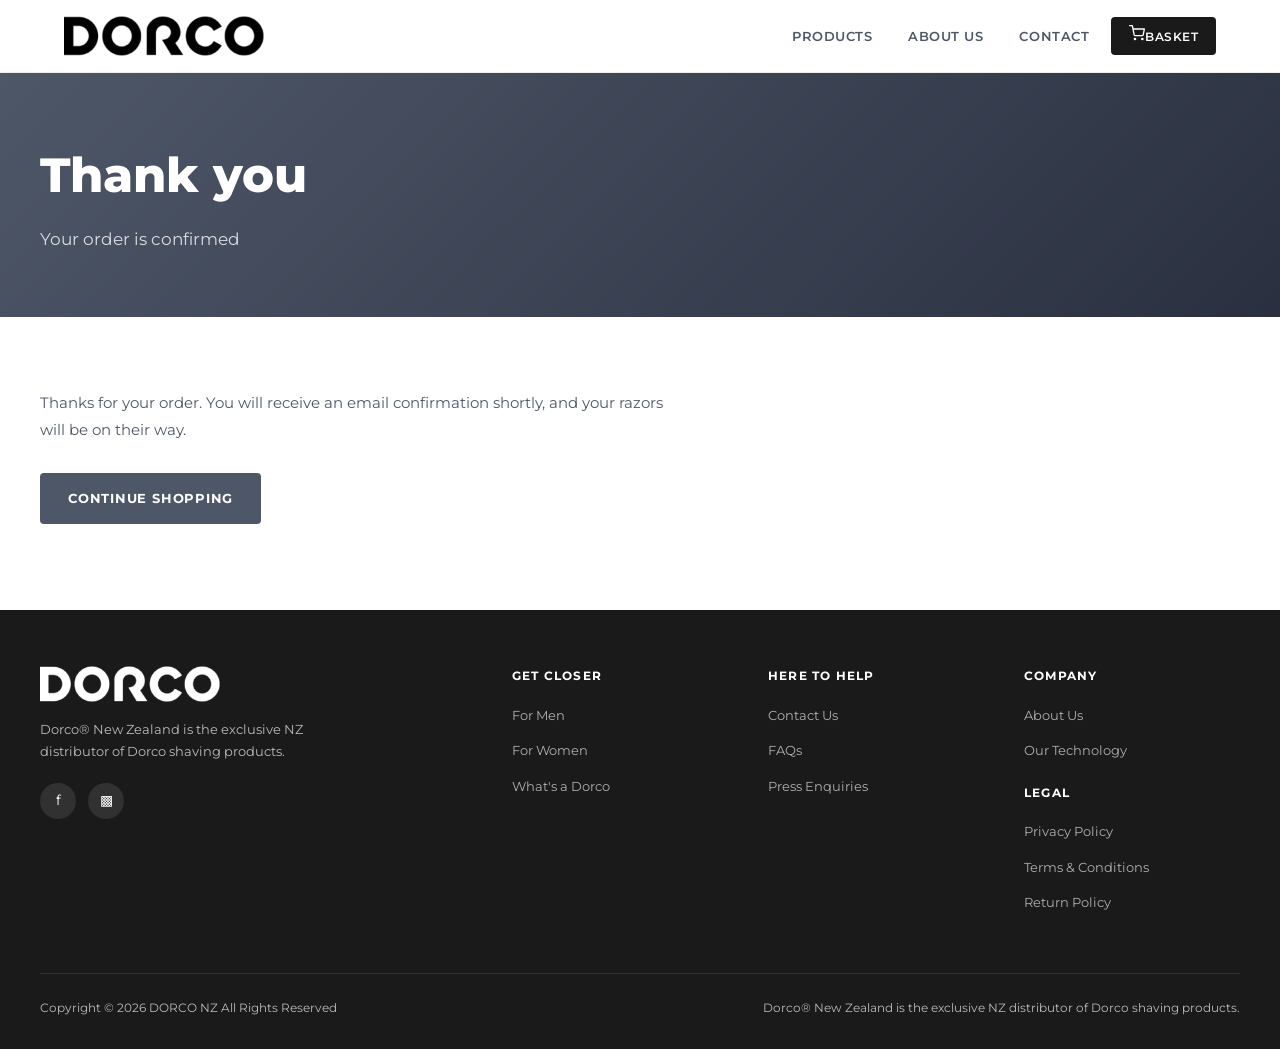
<file: thank-you.html>
<!DOCTYPE html>
<html lang="en-NZ">
<head>
  <meta charset="UTF-8">
  <meta name="viewport" content="width=device-width, initial-scale=1.0">
  <title>Thank You – DORCO New Zealand</title>
  <meta name="description" content="Frequently asked questions about DORCO razors, orders, delivery, and returns in New Zealand.">
  <link rel="canonical" href="https://dorcorazors.co.nz/thank-you">
  <meta property="og:type" content="website">
  <meta property="og:site_name" content="DORCO New Zealand">
  <meta property="og:title" content="Thank You – DORCO New Zealand">
  <meta property="og:description" content="Frequently asked questions about DORCO razors, orders, delivery, and returns in New Zealand.">
  <meta property="og:url" content="https://dorcorazors.co.nz/thank-you">
  <meta property="og:image" content="https://dorcorazors.co.nz/images/homepage-banner.jpg">
  <meta name="twitter:card" content="summary_large_image">
  <link rel="stylesheet" href="css/style.css">
  <link rel="icon" href="images/logo.png" type="image/png">
</head>
<body>

<header>
  <div class="nav-inner">
    <a class="nav-logo" href="/"><img src="images/logo.png" alt="DORCO"></a>
    <a class="btn-checkout nav-cart nav-cart-mobile" href="cart" aria-label="Basket"><svg viewBox="0 0 24 24" width="16" height="16" fill="none" stroke="currentColor" stroke-width="2" stroke-linecap="round" stroke-linejoin="round" aria-hidden="true"><circle cx="9" cy="21" r="1"></circle><circle cx="20" cy="21" r="1"></circle><path d="M1 1h4l2.68 13.39a2 2 0 0 0 2 1.61h9.72a2 2 0 0 0 2-1.61L23 6H6"></path></svg><span class="cart-count" hidden>0</span></a>
    <button class="nav-toggle" aria-label="Menu">
      <span></span><span></span><span></span>
    </button>
    <ul class="nav-links">
      <li class="dropdown">
        <a href="products">Products</a>
        <ul class="dropdown-menu">
          <li class="sub-dropdown"><a href="men">Men ›</a>
            <ul class="sub-menu">
              <li><a href="men#systems">Razor Systems</a></li>
              <li><a href="men#cartridges">Razor Cartridges</a></li>
            </ul>
          </li>
          <li class="sub-dropdown"><a href="women">Women ›</a>
            <ul class="sub-menu">
              <li><a href="women#systems">Razor Systems</a></li>
              <li><a href="women#cartridges">Razor Cartridges</a></li>
            </ul>
          </li>
        </ul>
      </li>
      <li class="dropdown">
        <a href="about">About Us</a>
        <ul class="dropdown-menu">
          <li><a href="technology">Our Technology</a></li>
          <li><a href="contact">Press Enquiries</a></li>
        </ul>
      </li>
      <li><a href="contact">Contact</a></li>
      <li><a class="btn-checkout nav-cart" href="cart" aria-label="Basket"><svg viewBox="0 0 24 24" width="16" height="16" fill="none" stroke="currentColor" stroke-width="2" stroke-linecap="round" stroke-linejoin="round" aria-hidden="true"><circle cx="9" cy="21" r="1"></circle><circle cx="20" cy="21" r="1"></circle><path d="M1 1h4l2.68 13.39a2 2 0 0 0 2 1.61h9.72a2 2 0 0 0 2-1.61L23 6H6"></path></svg><span>Basket</span><span class="cart-count" hidden>0</span></a></li>
    </ul>
  </div>
</header>

<section class="page-hero" style="background: var(--dark); background-image: linear-gradient(135deg, #4e5768 0%, #2a3040 100%);">
  <div class="page-hero-inner">
    <h1>Thank you</h1>
    <p>Your order is confirmed</p>
  </div>
</section>

<section class="section">
  <div class="section-inner">
    <div class="legal-content">
      <p>Thanks for your order. You will receive an email confirmation shortly, and your razors will be on their way.</p>
      <p><a href="products" class="btn btn-primary" style="display:inline-block;width:auto;margin-top:16px;">Continue shopping</a></p>
    </div>
  </div>
</section>

<footer>
  <div class="footer-inner">
    <div class="footer-top">
      <div class="footer-brand">
        <img class="footer-logo" src="images/logo.png" alt="DORCO">
        <p>Dorco® New Zealand is the exclusive NZ distributor of Dorco shaving products.</p>
        <div class="footer-social">
          <a href="https://www.facebook.com/DorcoRazorsNZ" aria-label="Facebook">f</a>
          <a href="https://www.instagram.com/dorconz/" aria-label="Instagram">&#9641;</a>
        </div>
      </div>
      <div class="footer-col">
        <h4>Get Closer</h4>
        <ul>
          <li><a href="men">For Men</a></li>
          <li><a href="women">For Women</a></li>
          <li><a href="about">What's a Dorco</a></li>
        </ul>
      </div>
      <div class="footer-col">
        <h4>Here to Help</h4>
        <ul>
          <li><a href="contact">Contact Us</a></li>
          <li><a href="faq">FAQs</a></li>
          <li><a href="contact">Press Enquiries</a></li>
        </ul>
      </div>
      <div class="footer-col">
        <h4>Company</h4>
        <ul>
          <li><a href="about">About Us</a></li>
          <li><a href="technology">Our Technology</a></li>
        </ul>
        <h4 style="margin-top:20px;">Legal</h4>
        <ul>
          <li><a href="privacy">Privacy Policy</a></li>
          <li><a href="terms">Terms &amp; Conditions</a></li>
          <li><a href="return-policy">Return Policy</a></li>
        </ul>
      </div>
    </div>
    <div class="footer-bottom">
      <span>Copyright &copy; 2026 DORCO NZ All Rights Reserved</span>
      <span>Dorco® New Zealand is the exclusive NZ distributor of Dorco shaving products.</span>
    </div>
  </div>
</footer>


<script src="js/site.js"></script>
<script src="js/cart.js"></script>

</body>
</html>
</file>
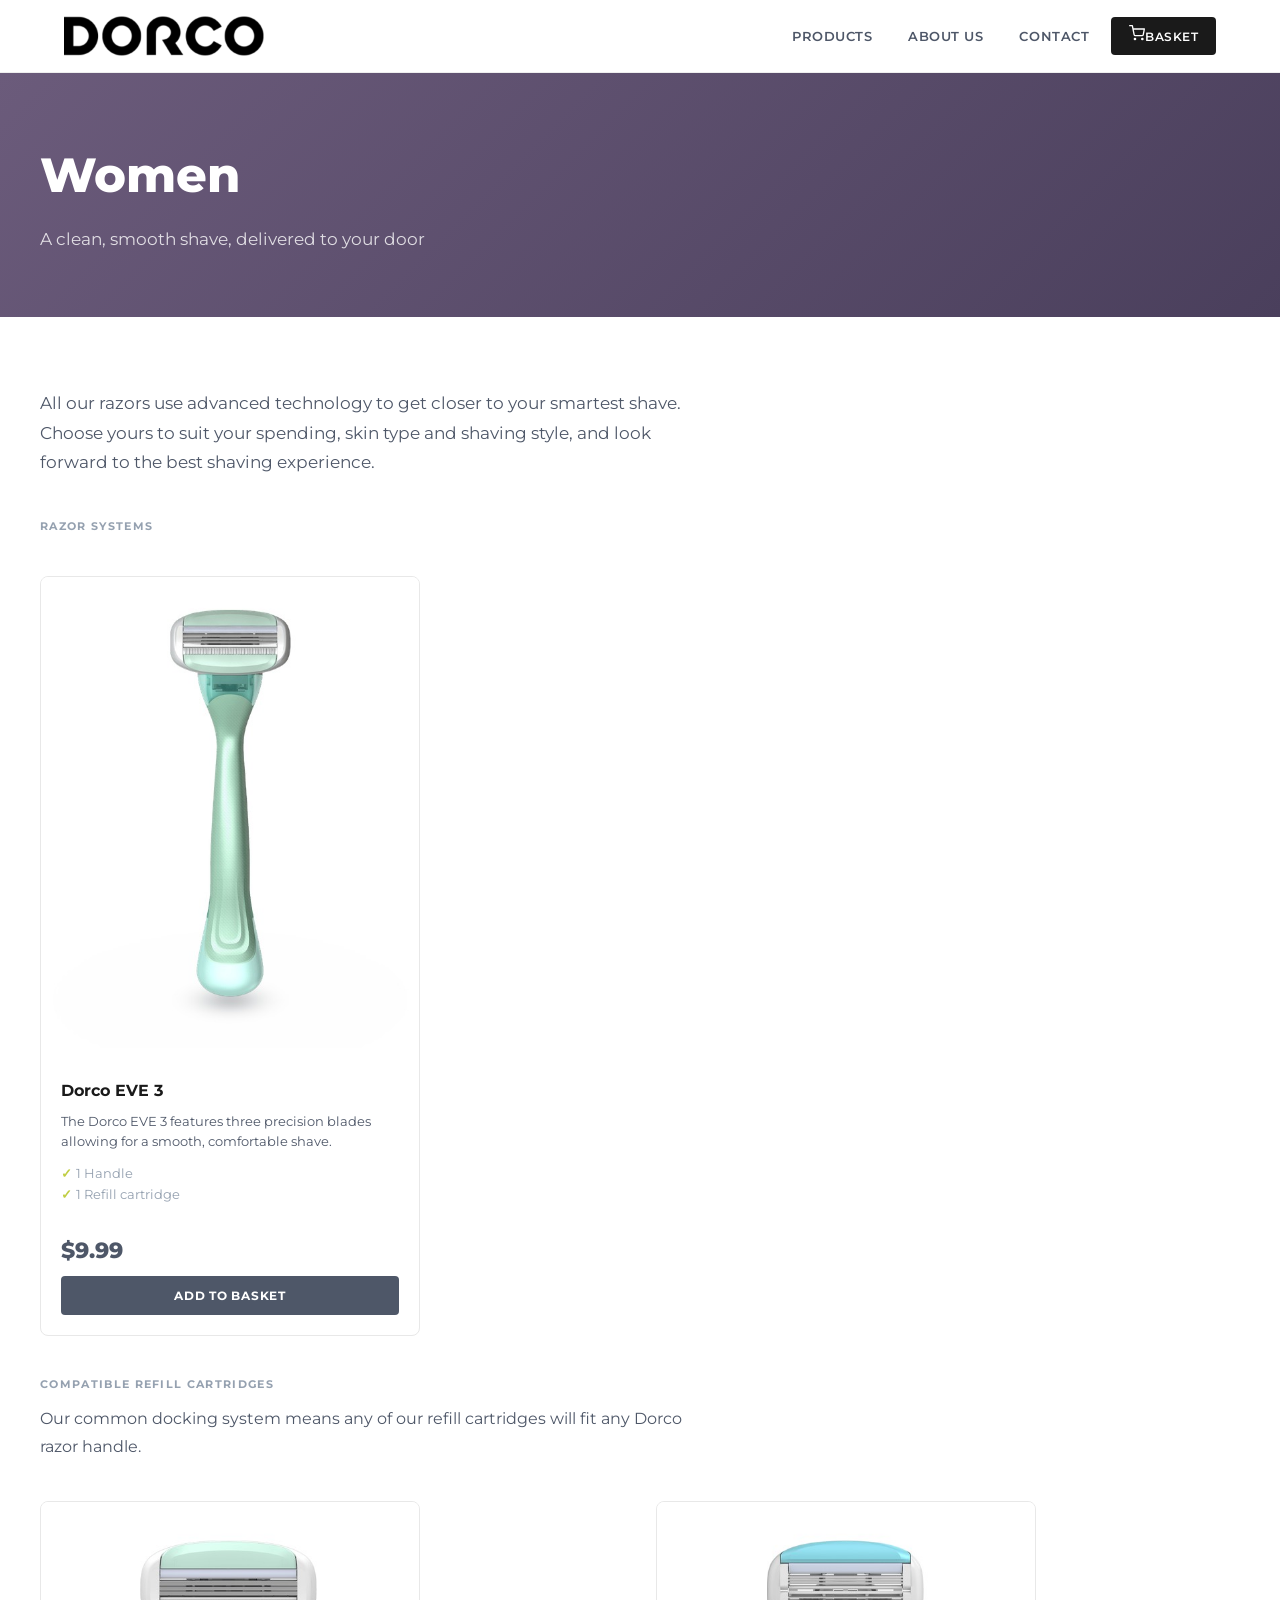
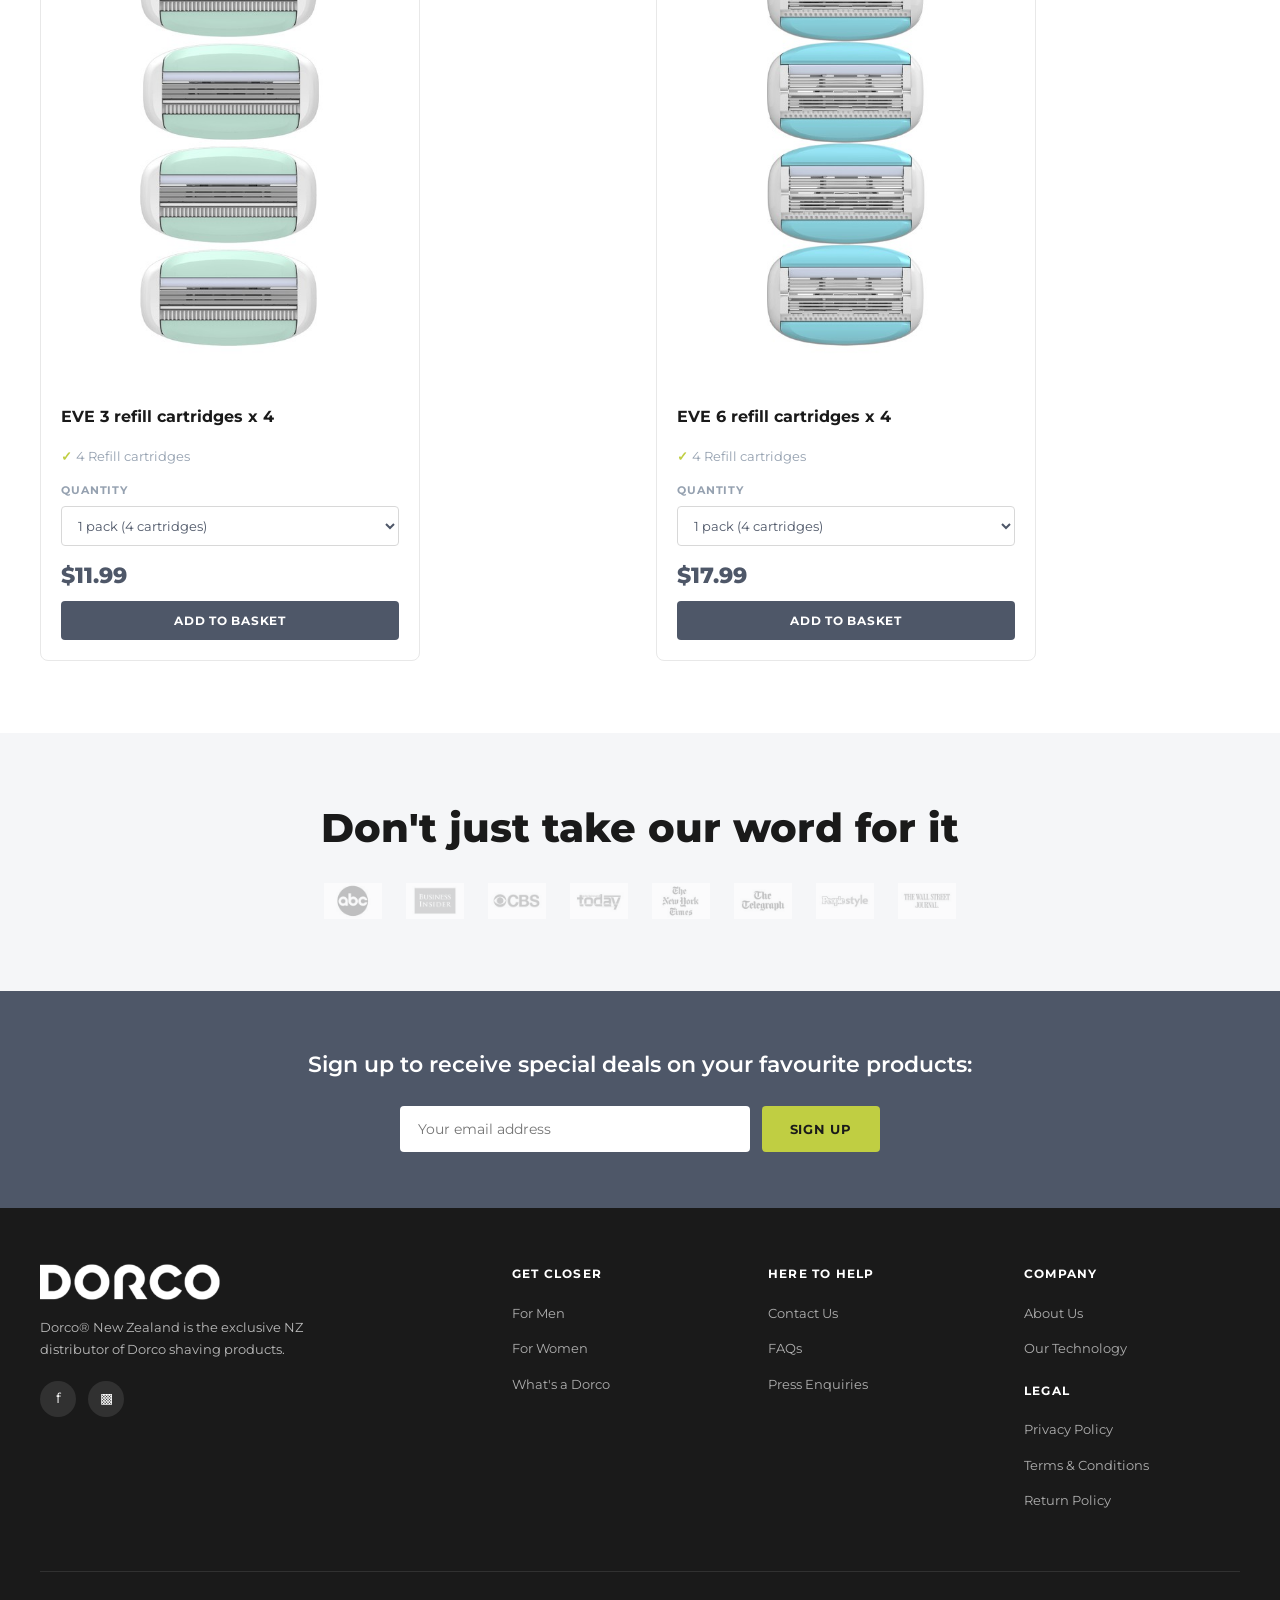
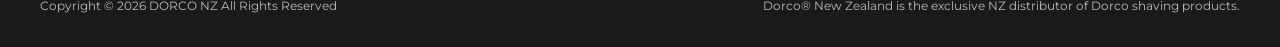
<file: women.html>
<!DOCTYPE html>
<html lang="en-NZ">
<head>
  <meta charset="UTF-8">
  <meta name="viewport" content="width=device-width, initial-scale=1.0">
  <title>Women's Razors – DORCO New Zealand</title>
  <meta name="description" content="Women's razor systems from DORCO. EVE 6 and EVE 3 — designed to hug your curves and care for your skin.">
  <link rel="canonical" href="https://dorcorazors.co.nz/women">
  <meta property="og:type" content="website">
  <meta property="og:site_name" content="DORCO New Zealand">
  <meta property="og:title" content="Women's Razors – DORCO New Zealand">
  <meta property="og:description" content="Women's razor systems from DORCO. EVE 6 and EVE 3 — designed to hug your curves and care for your skin.">
  <meta property="og:url" content="https://dorcorazors.co.nz/women">
  <meta property="og:image" content="https://dorcorazors.co.nz/images/homepage-banner.jpg">
  <meta name="twitter:card" content="summary_large_image">
  <link rel="stylesheet" href="css/style.css">
  <link rel="icon" href="images/logo.png" type="image/png">
</head>
<body>

<header>
  <div class="nav-inner">
    <a class="nav-logo" href="/"><img src="images/logo.png" alt="DORCO"></a>
    <a class="btn-checkout nav-cart nav-cart-mobile" href="cart" aria-label="Basket"><svg viewBox="0 0 24 24" width="16" height="16" fill="none" stroke="currentColor" stroke-width="2" stroke-linecap="round" stroke-linejoin="round" aria-hidden="true"><circle cx="9" cy="21" r="1"></circle><circle cx="20" cy="21" r="1"></circle><path d="M1 1h4l2.68 13.39a2 2 0 0 0 2 1.61h9.72a2 2 0 0 0 2-1.61L23 6H6"></path></svg><span class="cart-count" hidden>0</span></a>
    <button class="nav-toggle" aria-label="Menu">
      <span></span><span></span><span></span>
    </button>
    <ul class="nav-links">
      <li class="dropdown">
        <a href="products">Products</a>
        <ul class="dropdown-menu">
          <li class="sub-dropdown"><a href="men">Men ›</a>
            <ul class="sub-menu">
              <li><a href="men#systems">Razor Systems</a></li>
              <li><a href="men#cartridges">Razor Cartridges</a></li>
            </ul>
          </li>
          <li class="sub-dropdown"><a href="women">Women ›</a>
            <ul class="sub-menu">
              <li><a href="women#systems">Razor Systems</a></li>
              <li><a href="women#cartridges">Razor Cartridges</a></li>
            </ul>
          </li>
        </ul>
      </li>
      <li class="dropdown">
        <a href="about">About Us</a>
        <ul class="dropdown-menu">
          <li><a href="technology">Our Technology</a></li>
          <li><a href="contact">Press Enquiries</a></li>
        </ul>
      </li>
      <li><a href="contact">Contact</a></li>
      <li><a class="btn-checkout nav-cart" href="cart" aria-label="Basket"><svg viewBox="0 0 24 24" width="16" height="16" fill="none" stroke="currentColor" stroke-width="2" stroke-linecap="round" stroke-linejoin="round" aria-hidden="true"><circle cx="9" cy="21" r="1"></circle><circle cx="20" cy="21" r="1"></circle><path d="M1 1h4l2.68 13.39a2 2 0 0 0 2 1.61h9.72a2 2 0 0 0 2-1.61L23 6H6"></path></svg><span>Basket</span><span class="cart-count" hidden>0</span></a></li>
    </ul>
  </div>
</header>

<section class="page-hero" style="background: linear-gradient(135deg, #6b5b7b 0%, #4a3f5c 100%);">
  <div class="page-hero-inner">
    <h1>Women</h1>
    <p>A clean, smooth shave, delivered to your door</p>
  </div>
</section>

<section class="section">
  <div class="section-inner">
    <p style="max-width:680px; font-size:17px;">All our razors use advanced technology to get closer to your smartest shave. Choose yours to suit your spending, skin type and shaving style, and look forward to the best shaving experience.</p>

    <div id="systems" class="section-label mt-40">Razor Systems</div>
    <div class="products-grid">

      <div class="product-card">
        <img src="images/eve-3.jpg" alt="Dorco EVE 3">
        <div class="product-card-body">
          <h3>Dorco EVE 3</h3>
          <p>The Dorco EVE 3 features three precision blades allowing for a smooth, comfortable shave.</p>
          <ul>
            <li>1 Handle</li>
            <li>1 Refill cartridge</li>
          </ul>
          <div class="card-foot">
            <div class="product-price">$9.99</div>
            <button class="btn btn-primary add-btn" data-id="eve3" type="button">Add to Basket</button>
          </div>
        </div>
      </div>

    </div>

    <div id="cartridges" class="section-label mt-40">Compatible Refill Cartridges</div>
    <p style="max-width:680px; margin-bottom:24px;">Our common docking system means any of our refill cartridges will fit any Dorco razor handle.</p>

    <div class="products-grid">
      <div class="product-card">
        <img src="images/eve-3-cart-4.jpg" alt="EVE 3 refill cartridges x 4">
        <div class="product-card-body">
          <h3>EVE 3 refill cartridges x 4</h3>
          <ul><li>4 Refill cartridges</li></ul>
          <div class="card-foot">
            <label class="opt-label" for="opt-e3">Quantity</label>
            <select class="opt-select" id="opt-e3">
              <option data-id="c-e3" data-qty="1" data-price="$11.99" selected>1 pack (4 cartridges)</option>
              <option data-id="c-e3" data-qty="2" data-price="$23.98">2 packs (8 cartridges)</option>
              <option data-id="c-e3" data-qty="3" data-price="$35.97">3 packs (12 cartridges)</option>
              <option data-id="c-e3" data-qty="4" data-price="$47.96">4 packs (16 cartridges)</option>
            </select>
            <div class="product-price">$11.99</div>
            <button class="btn btn-primary add-btn" type="button">Add to Basket</button>
          </div>
        </div>
      </div>
      <div class="product-card">
        <img src="images/eve-6-cart-4.jpg" alt="EVE 6 refill cartridges x 4">
        <div class="product-card-body">
          <h3>EVE 6 refill cartridges x 4</h3>
          <ul><li>4 Refill cartridges</li></ul>
          <div class="card-foot">
            <label class="opt-label" for="opt-e6">Quantity</label>
            <select class="opt-select" id="opt-e6">
              <option data-id="c-e6" data-qty="1" data-price="$17.99" selected>1 pack (4 cartridges)</option>
              <option data-id="c-e6" data-qty="2" data-price="$35.98">2 packs (8 cartridges)</option>
              <option data-id="c-e6" data-qty="3" data-price="$53.97">3 packs (12 cartridges)</option>
              <option data-id="c-e6" data-qty="4" data-price="$71.96">4 packs (16 cartridges)</option>
            </select>
            <div class="product-price">$17.99</div>
            <button class="btn btn-primary add-btn" type="button">Add to Basket</button>
          </div>
        </div>
      </div>
    </div>
  </div>
</section>

<section class="section bg-light">
  <div class="section-inner text-center">
    <h2>Don't just take our word for it</h2>
    <div class="press-logos">
      <img src="images/press/press-logo1.jpg" alt="Press"><img src="images/press/press-logo2.jpg" alt="Press">
      <img src="images/press/press-logo3.jpg" alt="Press"><img src="images/press/press-logo4.jpg" alt="Press">
      <img src="images/press/press-logo5.jpg" alt="Press"><img src="images/press/press-logo6.jpg" alt="Press">
      <img src="images/press/press-logo7b.jpg" alt="Press"><img src="images/press/press-logo8.jpg" alt="Press">
    </div>
  </div>
</section>

<section class="signup-bar">
  <h2>Sign up to receive special deals on your favourite products:</h2>
  <form class="signup-form">
    <label class="visually-hidden" for="signup-email">Email address</label>
    <input type="email" id="signup-email" name="email" placeholder="Your email address" required>
    <button class="btn btn-green" type="submit">Sign Up</button>
  </form>
</section>

<footer>
  <div class="footer-inner">
    <div class="footer-top">
      <div class="footer-brand">
        <img class="footer-logo" src="images/logo.png" alt="DORCO">
        <p>Dorco® New Zealand is the exclusive NZ distributor of Dorco shaving products.</p>
        <div class="footer-social">
          <a href="https://www.facebook.com/DorcoRazorsNZ" aria-label="Facebook">f</a>
          <a href="https://www.instagram.com/dorconz/" aria-label="Instagram">&#9641;</a>
        </div>
      </div>
      <div class="footer-col">
        <h4>Get Closer</h4>
        <ul>
          <li><a href="men">For Men</a></li>
          <li><a href="women">For Women</a></li>
          <li><a href="about">What's a Dorco</a></li>
        </ul>
      </div>
      <div class="footer-col">
        <h4>Here to Help</h4>
        <ul>
          <li><a href="contact">Contact Us</a></li>
          <li><a href="faq">FAQs</a></li>
          <li><a href="contact">Press Enquiries</a></li>
        </ul>
      </div>
      <div class="footer-col">
        <h4>Company</h4>
        <ul>
          <li><a href="about">About Us</a></li>
          <li><a href="technology">Our Technology</a></li>
        </ul>
        <h4 style="margin-top:20px;">Legal</h4>
        <ul>
          <li><a href="privacy">Privacy Policy</a></li>
          <li><a href="terms">Terms &amp; Conditions</a></li>
          <li><a href="return-policy">Return Policy</a></li>
        </ul>
      </div>
    </div>
    <div class="footer-bottom">
      <span>Copyright &copy; 2026 DORCO NZ All Rights Reserved</span>
      <span>Dorco® New Zealand is the exclusive NZ distributor of Dorco shaving products.</span>
    </div>
  </div>
</footer>

<script src="js/site.js"></script>
<script src="js/cart.js"></script>

</body>
</html>
</file>
<file: css/style.css>
@import url('https://fonts.googleapis.com/css2?family=Montserrat:wght@300;400;500;600;700;800&family=Roboto:wght@300;400;500&display=swap');

:root {
  --green: #c0ce42;
  --steel: #95a1b0;
  --dark: #4e5768;
  --black: #1a1a1a;
  --white: #fff;
  --light-bg: #f5f6f8;
}

*, *::before, *::after { box-sizing: border-box; margin: 0; padding: 0; }

html { scroll-behavior: smooth; }

body {
  font-family: 'Montserrat', sans-serif;
  color: var(--dark);
  font-size: 16px;
  line-height: 1.6;
  background: var(--white);
}

img { max-width: 100%; height: auto; display: block; }
a { color: inherit; text-decoration: none; }

/* ─── Header / Nav ─── */
header {
  position: sticky;
  top: 0;
  z-index: 100;
  background: var(--white);
  border-bottom: 1px solid #eee;
}

.nav-inner {
  max-width: 1200px;
  margin: 0 auto;
  padding: 0 24px;
  height: 72px;
  display: flex;
  align-items: center;
  justify-content: space-between;
}

.nav-logo img { height: 40px; width: auto; }

.nav-links {
  display: flex;
  align-items: center;
  gap: 8px;
  list-style: none;
}

.nav-links li { position: relative; }

.nav-links a {
  font-size: 13px;
  font-weight: 600;
  letter-spacing: 0.04em;
  text-transform: uppercase;
  padding: 8px 14px;
  border-radius: 4px;
  transition: background 0.2s, color 0.2s;
  display: block;
}

.nav-links a:hover { background: var(--light-bg); }

/* dropdown */
.nav-links .dropdown { position: relative; }
.nav-links .dropdown-menu {
  display: none;
  position: absolute;
  top: 100%;
  left: 0;
  min-width: 180px;
  background: var(--white);
  border: 1px solid #e8e8e8;
  border-radius: 6px;
  box-shadow: 0 8px 24px rgba(0,0,0,0.10);
  padding: 8px 0;
  list-style: none;
}
.nav-links .dropdown:hover .dropdown-menu { display: block; }
.nav-links .dropdown-menu a {
  font-size: 12px;
  padding: 8px 16px;
  border-radius: 0;
  text-transform: none;
  letter-spacing: 0;
  font-weight: 500;
}

.nav-links .dropdown-menu .sub-dropdown { position: relative; }
.nav-links .dropdown-menu .sub-dropdown .sub-menu {
  display: none;
  position: absolute;
  left: 100%;
  top: 0;
  min-width: 180px;
  background: var(--white);
  border: 1px solid #e8e8e8;
  border-radius: 6px;
  box-shadow: 0 8px 24px rgba(0,0,0,0.10);
  padding: 8px 0;
  list-style: none;
}
.nav-links .dropdown-menu .sub-dropdown:hover .sub-menu { display: block; }

.btn-checkout {
  background: var(--black);
  color: var(--white) !important;
  border-radius: 4px;
  font-size: 12px !important;
  padding: 8px 18px !important;
}
.btn-checkout:hover { background: #333 !important; }

/* hamburger */
.nav-toggle {
  display: none;
  flex-direction: column;
  gap: 5px;
  cursor: pointer;
  padding: 4px;
  background: none;
  border: none;
}
.nav-toggle span {
  display: block;
  width: 24px;
  height: 2px;
  background: var(--dark);
  border-radius: 2px;
  transition: all 0.3s;
}

/* ─── Buttons ─── */
.btn {
  display: inline-block;
  font-family: 'Montserrat', sans-serif;
  font-size: 13px;
  font-weight: 700;
  letter-spacing: 0.06em;
  text-transform: uppercase;
  padding: 14px 28px;
  border-radius: 4px;
  cursor: pointer;
  border: none;
  transition: opacity 0.2s, transform 0.1s;
}
.btn:hover { opacity: 0.88; transform: translateY(-1px); }
.btn-primary { background: var(--dark); color: var(--white); }
.btn-outline {
  background: transparent;
  color: var(--dark);
  border: 2px solid var(--dark);
}
.btn-green { background: var(--green); color: var(--black); }
.btn-white { background: var(--white); color: var(--black); }

/* ─── Hero ─── */
/* Matches razorsbydorco.co.uk: image at natural size, right-aligned and
   vertically centred, green fills the rest. NOT cover — cover rescales the
   razor and shifts it up. */
.hero {
  background: var(--green) url('../images/homepage-banner.jpg') no-repeat 100% 50%;
  min-height: 518px;
  display: flex;
  align-items: center;
}
.hero-inner {
  width: 100%;
  max-width: 1200px;
  margin: 0 auto;
  padding: 64px 24px;
}
.hero h1 {
  font-size: clamp(32px, 5vw, 56px);
  font-weight: 800;
  color: var(--black);
  line-height: 1.1;
  margin-bottom: 16px;
  max-width: 600px;
}
.hero p {
  font-size: 18px;
  font-weight: 400;
  color: var(--black);
  max-width: 480px;
  margin-bottom: 32px;
}

/* ─── Section ─── */
.section {
  padding: 72px 24px;
}
.section-inner {
  max-width: 1200px;
  margin: 0 auto;
}
.section-label {
  font-size: 11px;
  font-weight: 700;
  letter-spacing: 0.12em;
  text-transform: uppercase;
  color: var(--steel);
  margin-bottom: 12px;
}
.section h2 {
  font-size: clamp(24px, 3.5vw, 40px);
  font-weight: 800;
  color: var(--black);
  line-height: 1.15;
  margin-bottom: 16px;
}
.section p {
  font-size: 16px;
  line-height: 1.75;
  max-width: 640px;
  margin-bottom: 20px;
}

.bg-light { background: var(--light-bg); }
.bg-steel { background: var(--steel); }
.bg-dark { background: var(--dark); color: var(--white); }
.bg-dark h2, .bg-dark h3, .bg-dark p { color: var(--white); }

/* ─── Two-col split ─── */
.split {
  display: grid;
  grid-template-columns: 1fr 1fr;
  gap: 48px;
  align-items: center;
}
.split.reverse { direction: rtl; }
.split.reverse > * { direction: ltr; }

/* ─── Duo panels (Products / Our Story) ─── */
.duo {
  display: grid;
  grid-template-columns: 1fr 1fr;
}
.duo-panel {
  position: relative;
  min-height: 440px;
  padding: 72px 48px 56px;
  overflow: hidden;
}
.duo-panel:nth-child(1) { background: #efefef; }
.duo-panel:nth-child(2) { background: #e1e2e4; }
.duo-panel h2 {
  font-size: clamp(28px, 3.4vw, 46px);
  font-weight: 800;
  color: var(--black);
  line-height: 1.1;
  margin-bottom: 20px;
  max-width: 8em;
}
.duo-panel p {
  font-size: 16px;
  line-height: 1.7;
  max-width: 400px;
  margin-bottom: 28px;
}
.duo-img {
  position: absolute;
  right: 0;
  bottom: 0;
  width: 48%;
  max-width: 288px;
  pointer-events: none;
}

/* ─── Product cards ─── */
.products-grid {
  display: grid;
  grid-template-columns: repeat(auto-fit, minmax(260px, 1fr));
  gap: 32px;
  margin-top: 40px;
}
.product-card {
  background: var(--white);
  border: 1px solid #e8e8e8;
  border-radius: 8px;
  overflow: hidden;
  display: flex;
  flex-direction: column;
  /* keeps a lone card (e.g. the single women's razor) from stretching the row */
  max-width: 380px;
  transition: box-shadow 0.2s, transform 0.2s;
}
.product-card:hover {
  box-shadow: 0 8px 32px rgba(0,0,0,0.10);
  transform: translateY(-4px);
}
/* contain, not cover — the whole razor must be visible, as on the original */
.product-card img {
  width: 100%;
  aspect-ratio: 270 / 344;
  height: auto;
  object-fit: contain;
  background: var(--white);
  padding: 8px;
}
.product-card-body {
  padding: 20px;
  display: flex;
  flex-direction: column;
  flex: 1;
}
/* pushes price + options + button to the card bottom so they line up across a row */
.card-foot { margin-top: auto; }
.product-card .btn {
  display: block;
  width: 100%;
  text-align: center;
  font-size: 12px;
  padding: 12px 20px;
}
.opt-label {
  display: block;
  font-size: 11px;
  font-weight: 700;
  letter-spacing: 0.08em;
  text-transform: uppercase;
  color: var(--steel);
  margin-bottom: 6px;
}
.opt-select {
  width: 100%;
  padding: 10px 12px;
  font-family: 'Montserrat', sans-serif;
  font-size: 13px;
  color: var(--dark);
  background: var(--white);
  border: 1px solid #d8d8d8;
  border-radius: 4px;
}
.product-card h3 {
  font-size: 16px;
  font-weight: 700;
  margin-bottom: 8px;
  color: var(--black);
}
.product-card p {
  font-size: 13px;
  color: var(--dark);
  margin-bottom: 4px;
  line-height: 1.5;
}
.product-card ul {
  font-size: 13px;
  color: var(--steel);
  list-style: none;
  margin: 8px 0 16px;
}
.product-card ul li::before { content: "✓ "; color: var(--green); font-weight: 700; }

.product-price {
  font-size: 22px;
  font-weight: 800;
  color: var(--dark);
  margin: 12px 0 8px;
}

/* ─── Category cards (Products overview) ─── */
.category-cards {
  display: grid;
  grid-template-columns: 1fr 1fr;
  gap: 24px;
  margin-top: 40px;
}
.category-card {
  position: relative;
  border-radius: 8px;
  overflow: hidden;
  min-height: 320px;
  display: flex;
  align-items: flex-end;
}
.category-card img {
  position: absolute;
  inset: 0;
  width: 100%;
  height: 100%;
  object-fit: cover;
}
.category-card-content {
  position: relative;
  z-index: 2;
  padding: 32px;
  background: linear-gradient(to top, rgba(0,0,0,0.7) 0%, transparent 100%);
  width: 100%;
}
.category-card h2 { color: var(--white); font-size: 28px; margin-bottom: 8px; }
.category-card p { color: rgba(255,255,255,0.85); font-size: 14px; margin-bottom: 16px; max-width: 100%; }

/* ─── Press logos ─── */
.press-logos {
  display: flex;
  flex-wrap: wrap;
  gap: 24px;
  align-items: center;
  justify-content: center;
  margin-top: 32px;
}
.press-logos img { height: 36px; width: auto; object-fit: contain; filter: grayscale(100%); opacity: 0.6; transition: opacity 0.2s; }
.press-logos img:hover { opacity: 1; filter: none; }

/* ─── Technology features ─── */
.tech-grid {
  display: grid;
  grid-template-columns: repeat(auto-fill, minmax(220px, 1fr));
  gap: 32px;
  margin-top: 40px;
}
.tech-item {
  padding: 24px;
  background: var(--white);
  border-radius: 8px;
  border-left: 4px solid var(--green);
}
.tech-item h3 { font-size: 15px; font-weight: 700; margin-bottom: 10px; color: var(--black); }
.tech-item p { font-size: 13px; line-height: 1.65; color: var(--dark); }

/* ─── About brand name ─── */
.dorco-name-grid {
  display: grid;
  grid-template-columns: repeat(3, 1fr);
  gap: 24px;
  margin-top: 40px;
}
.dorco-name-item {
  text-align: center;
  padding: 32px 24px;
  background: var(--white);
  border-radius: 8px;
  box-shadow: 0 2px 12px rgba(0,0,0,0.06);
}
.dorco-name-letter {
  font-size: 56px;
  font-weight: 800;
  color: var(--green);
  line-height: 1;
  margin-bottom: 12px;
}
.dorco-name-item h3 { font-size: 13px; font-weight: 700; margin-bottom: 6px; color: var(--black); }
.dorco-name-item p { font-size: 12px; color: var(--dark); line-height: 1.5; }

/* ─── Email signup ─── */
.signup-bar {
  background: var(--dark);
  padding: 56px 24px;
  text-align: center;
}
.signup-bar h2 { color: var(--white); font-size: 22px; margin-bottom: 24px; font-weight: 600; }
.signup-form {
  display: flex;
  gap: 12px;
  max-width: 480px;
  margin: 0 auto;
}
.signup-form input {
  flex: 1;
  padding: 14px 18px;
  border: none;
  border-radius: 4px;
  font-family: 'Montserrat', sans-serif;
  font-size: 14px;
}
.signup-form input:focus { outline: 2px solid var(--green); }

/* ─── Footer ─── */
footer {
  background: var(--black);
  color: rgba(255,255,255,0.7);
  padding: 56px 24px 32px;
}
.footer-inner {
  max-width: 1200px;
  margin: 0 auto;
}
.footer-top {
  display: grid;
  grid-template-columns: 2fr 1fr 1fr 1fr;
  gap: 40px;
  margin-bottom: 48px;
}
.footer-brand .footer-logo { height: 36px; margin-bottom: 16px; filter: brightness(0) invert(1); }
.footer-brand p { font-size: 13px; line-height: 1.7; max-width: 280px; }
.footer-social { display: flex; gap: 12px; margin-top: 20px; }
.footer-social a {
  width: 36px;
  height: 36px;
  background: rgba(255,255,255,0.1);
  border-radius: 50%;
  display: flex;
  align-items: center;
  justify-content: center;
  font-size: 14px;
  color: var(--white);
  transition: background 0.2s;
}
.footer-social a:hover { background: var(--green); color: var(--black); }
.footer-col h4 {
  font-size: 12px;
  font-weight: 700;
  text-transform: uppercase;
  letter-spacing: 0.1em;
  color: var(--white);
  margin-bottom: 16px;
}
.footer-col ul { list-style: none; }
.footer-col li { margin-bottom: 10px; }
.footer-col a { font-size: 13px; color: rgba(255,255,255,0.65); transition: color 0.2s; }
.footer-col a:hover { color: var(--green); }
.footer-bottom {
  border-top: 1px solid rgba(255,255,255,0.1);
  padding-top: 24px;
  font-size: 12px;
  display: flex;
  justify-content: space-between;
  align-items: center;
  flex-wrap: wrap;
  gap: 12px;
}

/* ─── Page hero (inner pages) ─── */
.page-hero {
  background: var(--dark);
  padding: 64px 24px;
  color: var(--white);
}
.page-hero-inner { max-width: 1200px; margin: 0 auto; }
.page-hero h1 { font-size: clamp(28px, 4vw, 48px); font-weight: 800; margin-bottom: 12px; }
.page-hero p { font-size: 17px; opacity: 0.8; max-width: 560px; }

/* ─── FAQ ─── */
.faq-item { border-bottom: 1px solid #e8e8e8; }
.faq-question {
  width: 100%;
  background: none;
  border: none;
  text-align: left;
  font-family: 'Montserrat', sans-serif;
  font-size: 15px;
  font-weight: 600;
  color: var(--black);
  padding: 20px 0;
  cursor: pointer;
  display: flex;
  justify-content: space-between;
  align-items: center;
  gap: 16px;
}
.faq-question::after { content: '+'; font-size: 20px; color: var(--green); flex-shrink: 0; }
.faq-item.open .faq-question::after { content: '−'; }
.faq-answer { display: none; padding: 0 0 20px; font-size: 14px; line-height: 1.75; color: var(--dark); }
.faq-item.open .faq-answer { display: block; }

/* ─── Contact form ─── */
.contact-form { max-width: 640px; }
.form-row { display: grid; grid-template-columns: 1fr 1fr; gap: 16px; }
.form-group { margin-bottom: 20px; }
.form-group label {
  display: block;
  font-size: 12px;
  font-weight: 700;
  text-transform: uppercase;
  letter-spacing: 0.06em;
  color: var(--dark);
  margin-bottom: 8px;
}
.form-group input,
.form-group textarea,
.form-group select {
  width: 100%;
  padding: 12px 16px;
  border: 1px solid #ddd;
  border-radius: 4px;
  font-family: 'Montserrat', sans-serif;
  font-size: 14px;
  color: var(--dark);
  transition: border-color 0.2s;
}
.form-group input:focus,
.form-group textarea:focus { outline: none; border-color: var(--green); }
.form-group textarea { resize: vertical; min-height: 120px; }

/* ─── Legal pages ─── */
.legal-content { max-width: 800px; }
.legal-content h2 { font-size: 22px; font-weight: 700; margin: 36px 0 12px; }
.legal-content h3 { font-size: 16px; font-weight: 700; margin: 24px 0 8px; }
.legal-content p { font-size: 15px; line-height: 1.8; margin-bottom: 14px; }
.legal-content ul { margin: 12px 0 16px 24px; }
.legal-content ul li { font-size: 15px; line-height: 1.8; margin-bottom: 8px; }

/* ─── Utility ─── */
.text-center { text-align: center; }
.mt-24 { margin-top: 24px; }
.mt-40 { margin-top: 40px; }
.gap-8 { gap: 8px; }

/* ─── Responsive ─── */
/* duo image must shrink below desktop or it covers the button */
@media (max-width: 1100px) {
  .duo-panel { padding: 64px 32px 48px; }
  .duo-img { width: 40%; max-width: 210px; }
}
@media (max-width: 860px) {
  .duo-panel { padding: 56px 20px 40px; }
  .duo-img { width: 32%; max-width: 150px; }
}

@media (max-width: 900px) {
  .category-cards { grid-template-columns: 1fr; }
  .footer-top { grid-template-columns: 1fr 1fr; }
  .dorco-name-grid { grid-template-columns: 1fr; }
}

@media (max-width: 600px) {
  .split { grid-template-columns: 1fr; }
  .split.reverse { direction: ltr; }
  .duo { grid-template-columns: 1fr; }
  /* image is bottom-anchored, so reserve a band for it or it covers the button */
  .duo-panel { min-height: 0; padding: 56px 24px 230px; }
  .duo-img { width: 60%; max-width: 200px; }
}

/* The razor panel is a fixed 478px at the right, so the seam walks left as the
   viewport narrows. Cap the hero text so it never runs onto it. */
@media (min-width: 769px) {
  .hero h1 { max-width: min(600px, calc(100vw - 566px)); }
  .hero p  { max-width: min(480px, calc(100vw - 566px)); }
}
/* UK site swings the banner to show green, not the razor, at 768 and below */
@media (max-width: 768px) {
  .hero { background-position: 0% 50%; min-height: 420px; }
}

@media (max-width: 768px) {
  .nav-links { display: none; flex-direction: column; align-items: flex-start; position: absolute; top: 72px; left: 0; right: 0; background: var(--white); border-bottom: 1px solid #eee; padding: 16px 24px; gap: 4px; }
  .nav-links.open { display: flex; }
  .nav-links .dropdown-menu { position: static; box-shadow: none; border: none; padding-left: 16px; }
  .nav-toggle { display: flex; }
  .form-row { grid-template-columns: 1fr; }
  .signup-form { flex-direction: column; }
  .footer-top { grid-template-columns: 1fr; }
  .footer-bottom { flex-direction: column; text-align: center; }
  .products-grid { grid-template-columns: 1fr 1fr; }
}

@media (max-width: 480px) {
  .products-grid { grid-template-columns: 1fr; }
  .tech-grid { grid-template-columns: 1fr; }
}

/* ─── Basket ─── */
.nav-cart { display: inline-flex; align-items: center; gap: 8px; position: relative; }
.nav-cart svg { flex: none; }
.cart-count {
  min-width: 18px; height: 18px; padding: 0 5px;
  border-radius: 9px; background: var(--green); color: var(--black);
  font-size: 11px; font-weight: 800; line-height: 18px; text-align: center;
}
.cart-list { display: flex; flex-direction: column; gap: 8px; }
.cart-row {
  display: grid;
  grid-template-columns: 64px 1fr auto auto 32px;
  gap: 16px; align-items: center;
  padding: 14px 16px; background: var(--white);
  border: 1px solid #e8e8e8; border-radius: 8px;
}
.cart-row img { width: 64px; height: 64px; object-fit: contain; background: var(--white); }
.cart-row-name { font-size: 14px; font-weight: 700; color: var(--black); }
.cart-row-unit { font-size: 13px; color: var(--steel); margin-top: 2px; }
.cart-qty { display: inline-flex; align-items: center; gap: 4px; }
.qty-btn {
  width: 28px; height: 28px; border: 1px solid #d8d8d8; border-radius: 4px;
  background: var(--white); color: var(--dark);
  font-size: 15px; font-weight: 700; line-height: 1; cursor: pointer;
}
.qty-btn:hover { border-color: var(--dark); }
.qty-val { min-width: 26px; text-align: center; font-size: 14px; font-weight: 700; }
.cart-row-line { font-size: 15px; font-weight: 800; color: var(--dark); min-width: 74px; text-align: right; }
.cart-remove {
  width: 28px; height: 28px; border: none; background: none;
  color: var(--steel); font-size: 20px; line-height: 1; cursor: pointer;
}
.cart-remove:hover { color: #c0392b; }
.cart-summary {
  margin-top: 24px; margin-left: auto; max-width: 360px;
  padding: 20px; background: var(--light-bg); border-radius: 8px;
}
.cart-line { display: flex; justify-content: space-between; font-size: 14px; margin-bottom: 10px; }
.cart-total {
  font-size: 18px; font-weight: 800; color: var(--black);
  border-top: 1px solid #d8d8d8; padding-top: 12px; margin-top: 4px;
}
.cart-summary .btn { display: block; width: 100%; text-align: center; margin-top: 12px; }
.cart-note { font-size: 12px; color: var(--steel); margin-top: 12px; text-align: center; }
.cart-error { font-size: 13px; color: #c0392b; margin-top: 10px; text-align: center; }
.cart-empty { font-size: 16px; color: var(--steel); margin-bottom: 20px; }
.btn.added { background: var(--green); color: var(--black); }

@media (max-width: 600px) {
  .cart-row { grid-template-columns: 48px 1fr auto; row-gap: 10px; }
  .cart-row img { width: 48px; height: 48px; }
  .cart-row-line { grid-column: 2 / 3; text-align: left; }
  .cart-remove { grid-column: 3 / 4; }
  .cart-summary { max-width: none; }
}

/* shipping threshold messaging */
.ship-free { color: #2e7d32; font-weight: 800; }
.ship-earned {
  font-size: 12px; font-weight: 700; color: #2e7d32;
  margin: 4px 0 12px; text-align: center;
}
.ship-progress {
  font-size: 12px; color: var(--dark);
  margin: 4px 0 12px; text-align: center;
}

/* basket stays reachable on mobile, outside the collapsing menu */
.nav-cart-mobile { display: none; margin-left: auto; margin-right: 12px; }
.visually-hidden {
  position: absolute; width: 1px; height: 1px; overflow: hidden;
  clip: rect(0 0 0 0); clip-path: inset(50%); white-space: nowrap;
}
.form-status { font-size: 14px; margin-top: 12px; }
.form-status.err { color: #c0392b; }
.form-status.ok  { color: #2e7d32; }
@media (max-width: 900px) {
  .nav-cart-mobile { display: inline-flex; align-items: center; gap: 6px; }
}

/* ─── Admin ─── */
.admin-stats { display: grid; grid-template-columns: repeat(auto-fit, minmax(150px, 1fr)); gap: 16px; margin-bottom: 8px; }
.admin-stat { padding: 18px; background: var(--light-bg); border-radius: 8px; }
.admin-stat-v { font-size: 26px; font-weight: 800; color: var(--black); line-height: 1.1; }
.admin-stat-l { font-size: 12px; font-weight: 700; letter-spacing: .06em; text-transform: uppercase; color: var(--steel); margin-top: 4px; }
.admin-table { width: 100%; border-collapse: collapse; font-size: 13px; }
.admin-table th { text-align: left; font-size: 11px; letter-spacing: .06em; text-transform: uppercase; color: var(--steel); padding: 8px 10px; border-bottom: 1px solid #e2e2e2; white-space: nowrap; }
.admin-table td { padding: 8px 10px; border-bottom: 1px solid #f0f0f0; vertical-align: top; }
.admin-table tr:hover td { background: var(--light-bg); }

/* Recent orders: rows expand in place */
.ord-row { cursor: pointer; }
.ord-row:focus-visible { outline: 2px solid var(--green); outline-offset: -2px; }
.ord-row td { white-space: nowrap; }
.ord-caret { width: 18px; text-align: center; vertical-align: middle; color: var(--steel); transition: transform .15s ease; transform-origin: center; }
.ord-row.open .ord-caret { transform: rotate(90deg); }
.ord-row.open td { background: var(--light-bg); font-weight: 500; }
.ord-detail td { background: var(--light-bg); border-bottom: 2px solid #e2e2e2; padding: 16px 14px; }
.ord-detail:hover td { background: var(--light-bg); }
.ord-detail-grid { display: grid; grid-template-columns: repeat(auto-fit, minmax(220px, 1fr)); gap: 24px; }
.ord-detail-grid p { margin: 4px 0 0; font-size: 13px; line-height: 1.5; }
.ord-sub { font-size: 12px; color: var(--steel); }
.ord-items { width: 100%; font-size: 13px; margin-top: 4px; border-collapse: collapse; }
.ord-items td { padding: 2px 6px 2px 0; border: 0; vertical-align: top; }
.ord-detail .btn { margin-top: 10px; }
.ship-card { border: 1px solid #e2e2e2; border-radius: 8px; padding: 16px; margin-bottom: 12px; background: var(--white); }
.ship-grid { display: grid; grid-template-columns: 1.2fr 1fr .8fr; gap: 20px; font-size: 13px; }
.ship-grid p { margin: 4px 0 0; font-size: 13px; line-height: 1.5; }
.ship-actions { display: flex; gap: 12px; align-items: center; margin-top: 14px; flex-wrap: wrap; }
@media (max-width: 700px) { .ship-grid { grid-template-columns: 1fr; } }
</file>
